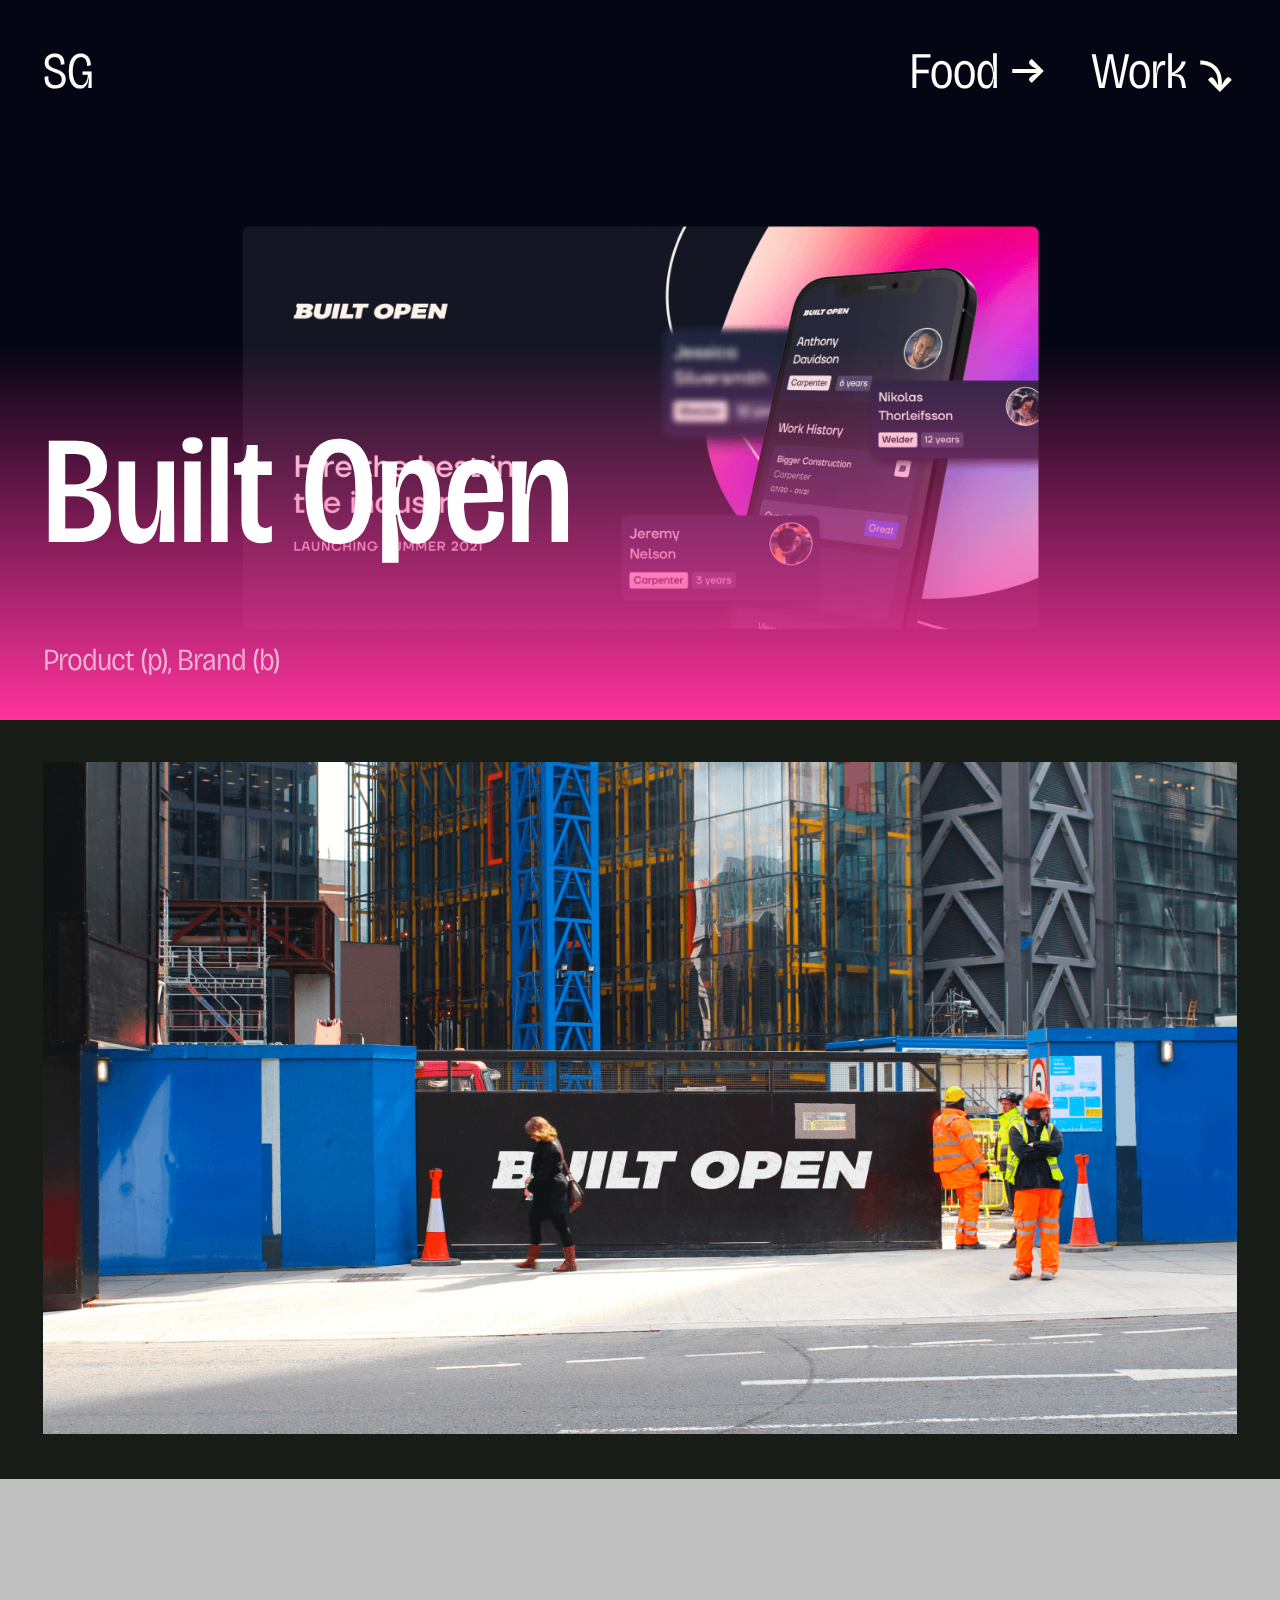
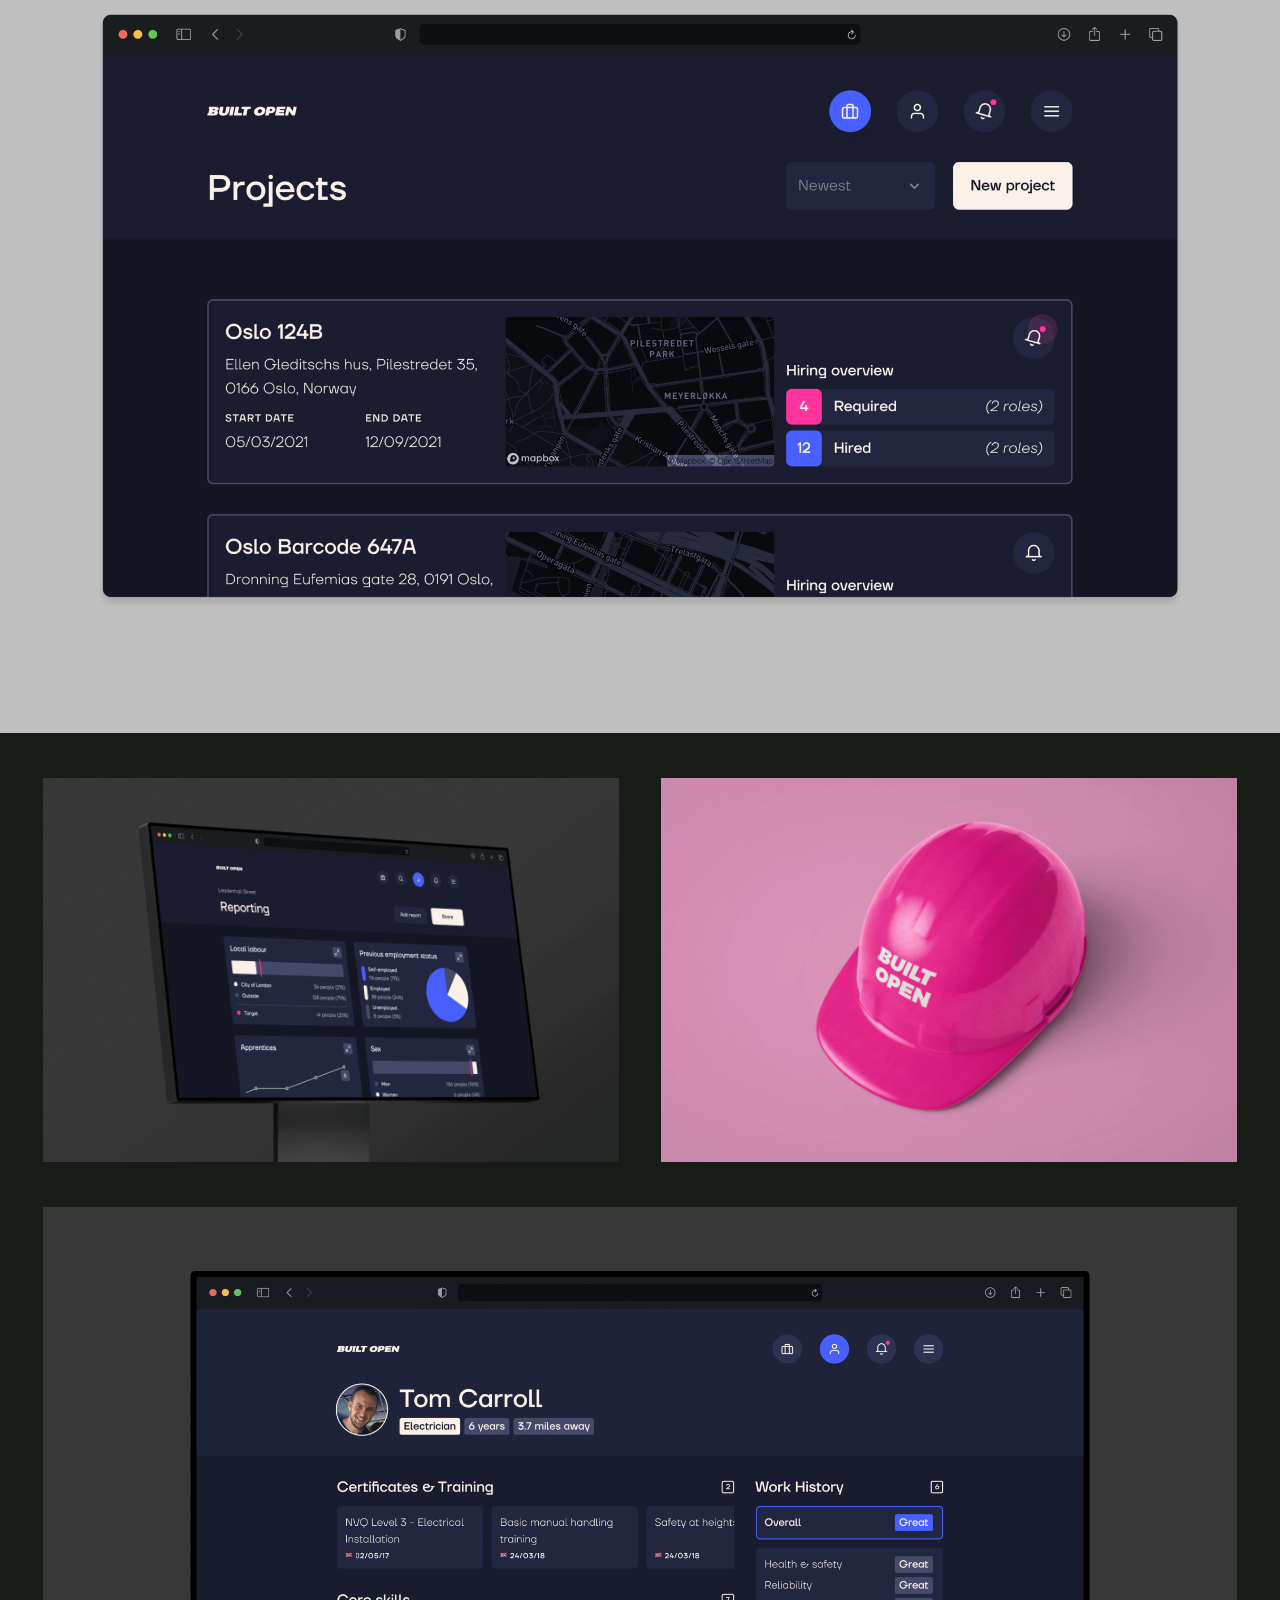
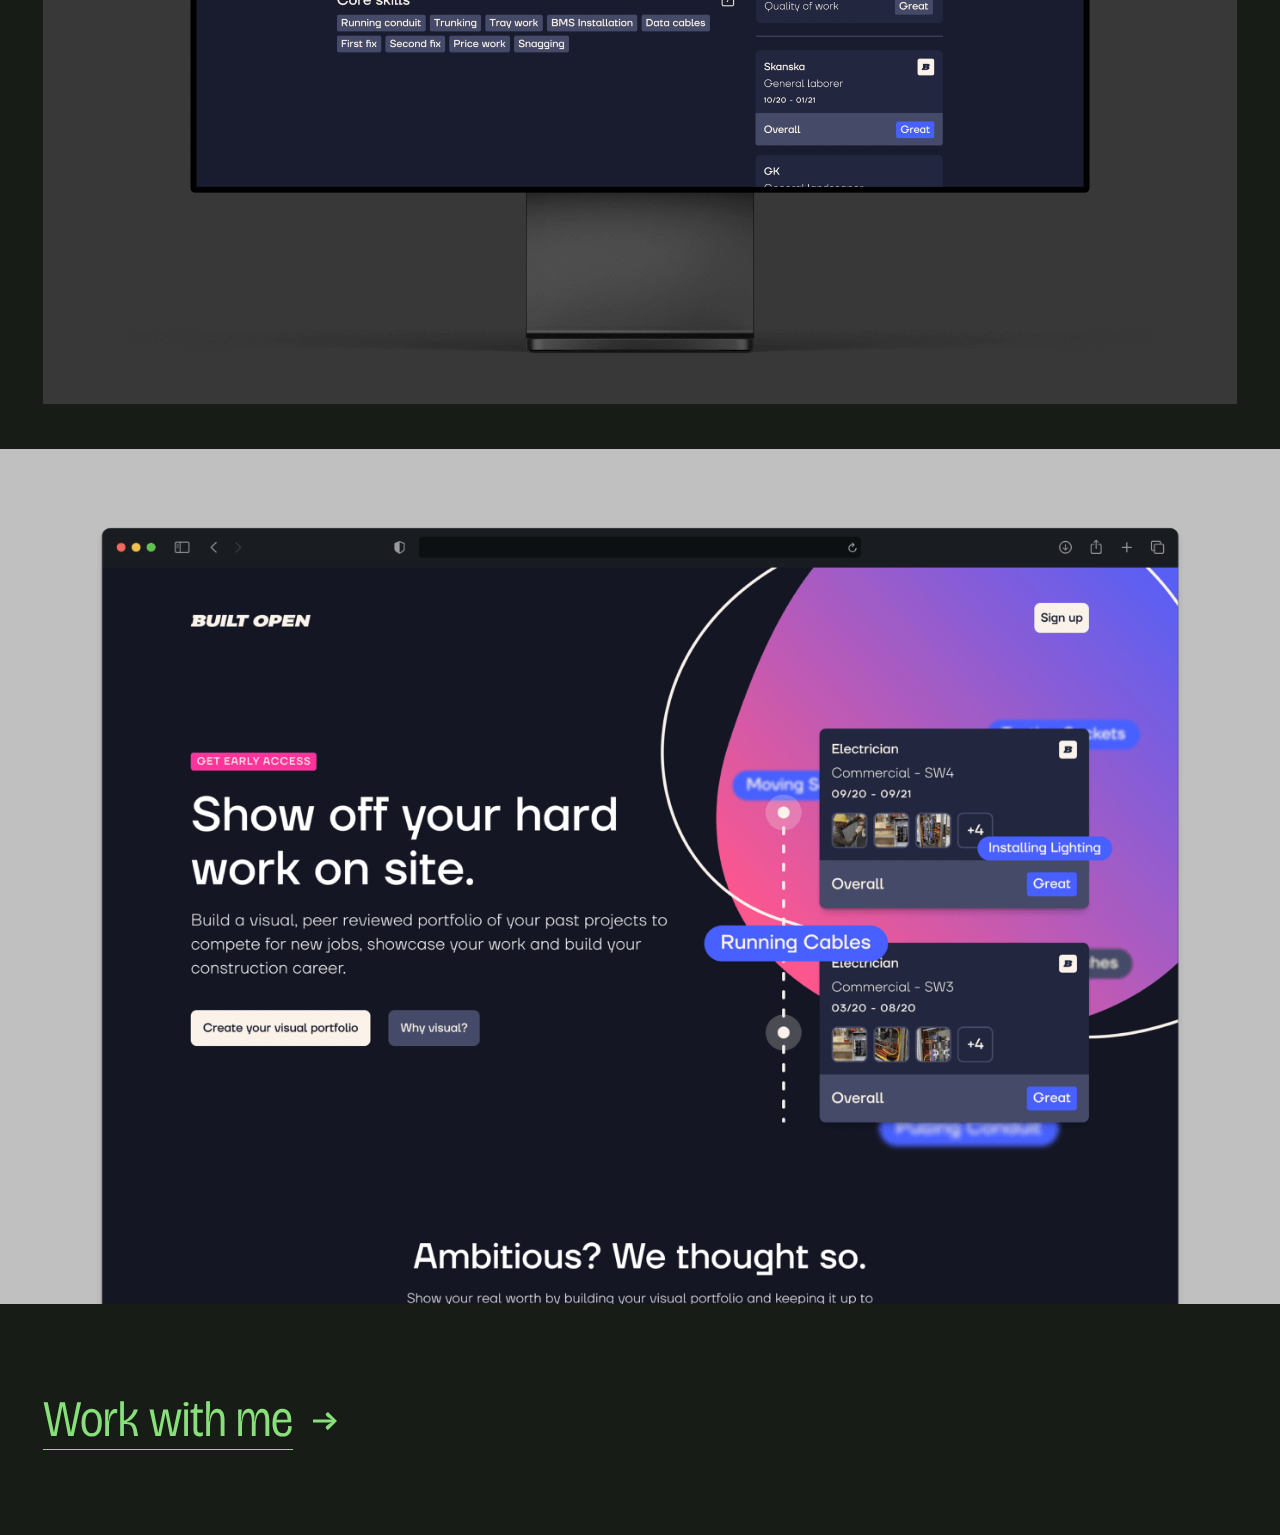
<file: builtopen.html>
<!DOCTYPE html>
<html lang="en">
<head>
	<meta name="viewport" content="width=device-width, initial-scale=1, maximum-scale=1">
	<meta charset="utf-8">
  <meta http-equiv="x-ua-compatible" content="ie=edge">
  <title>Built Open - Marketplace for construction worker - Sean Geraghty</title>
  <link rel="stylesheet" href="./reset.css">
  <link rel="stylesheet" href="./styles.css">
  <link rel="stylesheet" href="./projects.css">
  <link rel="icon" href="./img/favicon.png" type="image/png" />
  <link rel="preconnect" href="https://fonts.googleapis.com">
  <link rel="preconnect" href="https://fonts.gstatic.com" crossorigin>
  <link href="https://fonts.googleapis.com/css2?family=Bricolage+Grotesque:opsz,wdth,wght@12..96,75..100,200..800&display=swap" rel="stylesheet">
</head>
<body class="case-study">
  <section class="header builtopen intro sixteen-nine project-fw">
    <div class="nav">
      <a href="https://geraghty.co">SG</a>
      <div class="link">
        <a href="https://eatbred.com" target="_blank">Food<img class="light-arrow" src="./img/right-arrow.svg"></a>
        <a href="#work">Work<img class="light-arrow" src="./img/down-arrow.svg"></a>
      </div>
    </div>
    <div class="heading">
      <h1>Built Open</h1>
      <h4>Product (p), Brand (b)</h4>
    </div>
  </section>
  
  <section class="sixteen-nine">
    <img src="./img/builtopen/image 2.png">
  </section>

  <section class="sixteen-nine project-fw">
    <img src="./img/builtopen/image 3.png">
  </section>

  <section class="stack">
    <div class="sixteen-nine">
      <img src="./img/builtopen/image 4.png">
    </div>
    <div class="sixteen-nine">
      <img src="./img/builtopen/image 5.png">
    </div>
  </section>

  <section class="sixteen-nine">
    <img src="./img/builtopen/image 6.png">
  </section>

  <section class="sixteen-nine project-fw">
    <img src="./img/builtopen/image 7.png">
  </section>

  <div class="footer">
    <div class="link">
      <a href="mailto:sean@geraghty.co?subject=We'd%20love%20to%20work%20with%20you&body=Who%20are%20you%3F%0D%0A%0D%0AWhat%20are%20you%20working%20on%3F%0D%0A%0D%0AHow%20can%20I%20help%3F">Work with me</a>
      <img src="./img/right-arrow.svg">
    </div>
  </div>
</body>
</file>
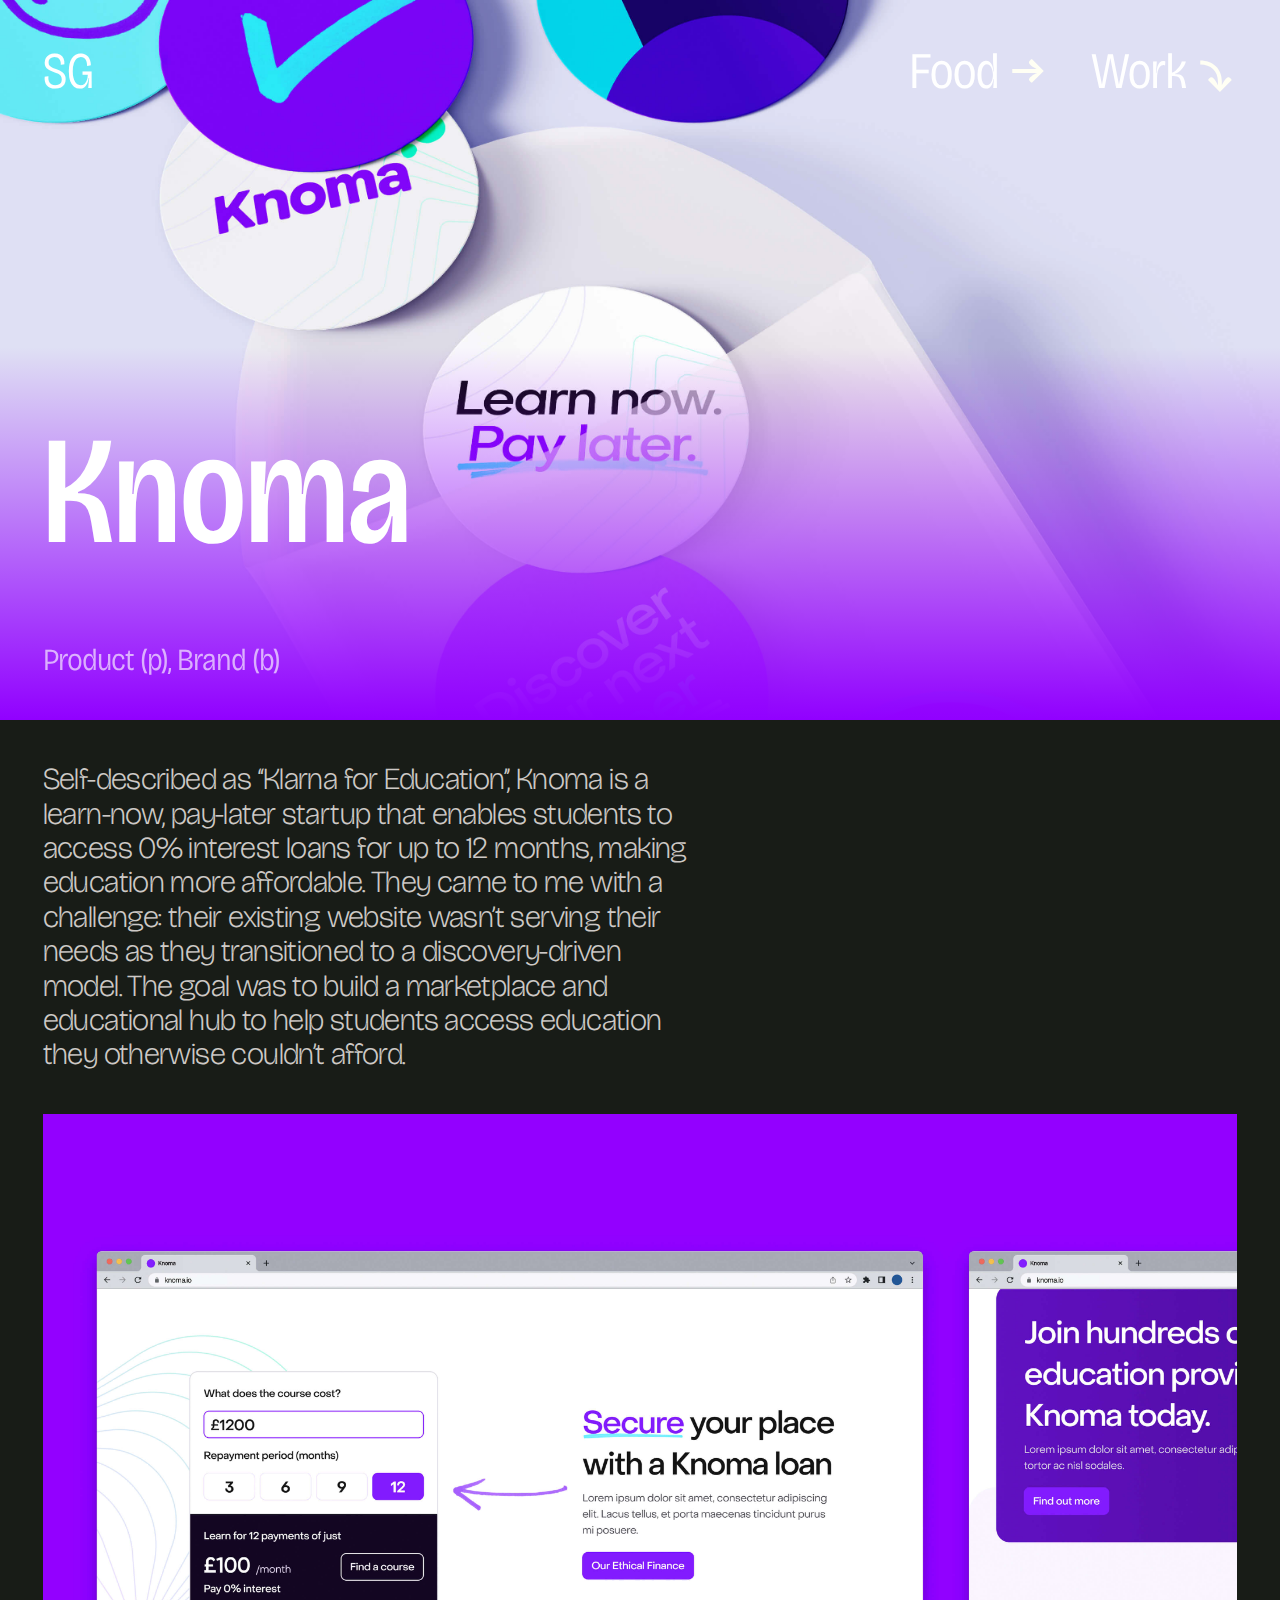
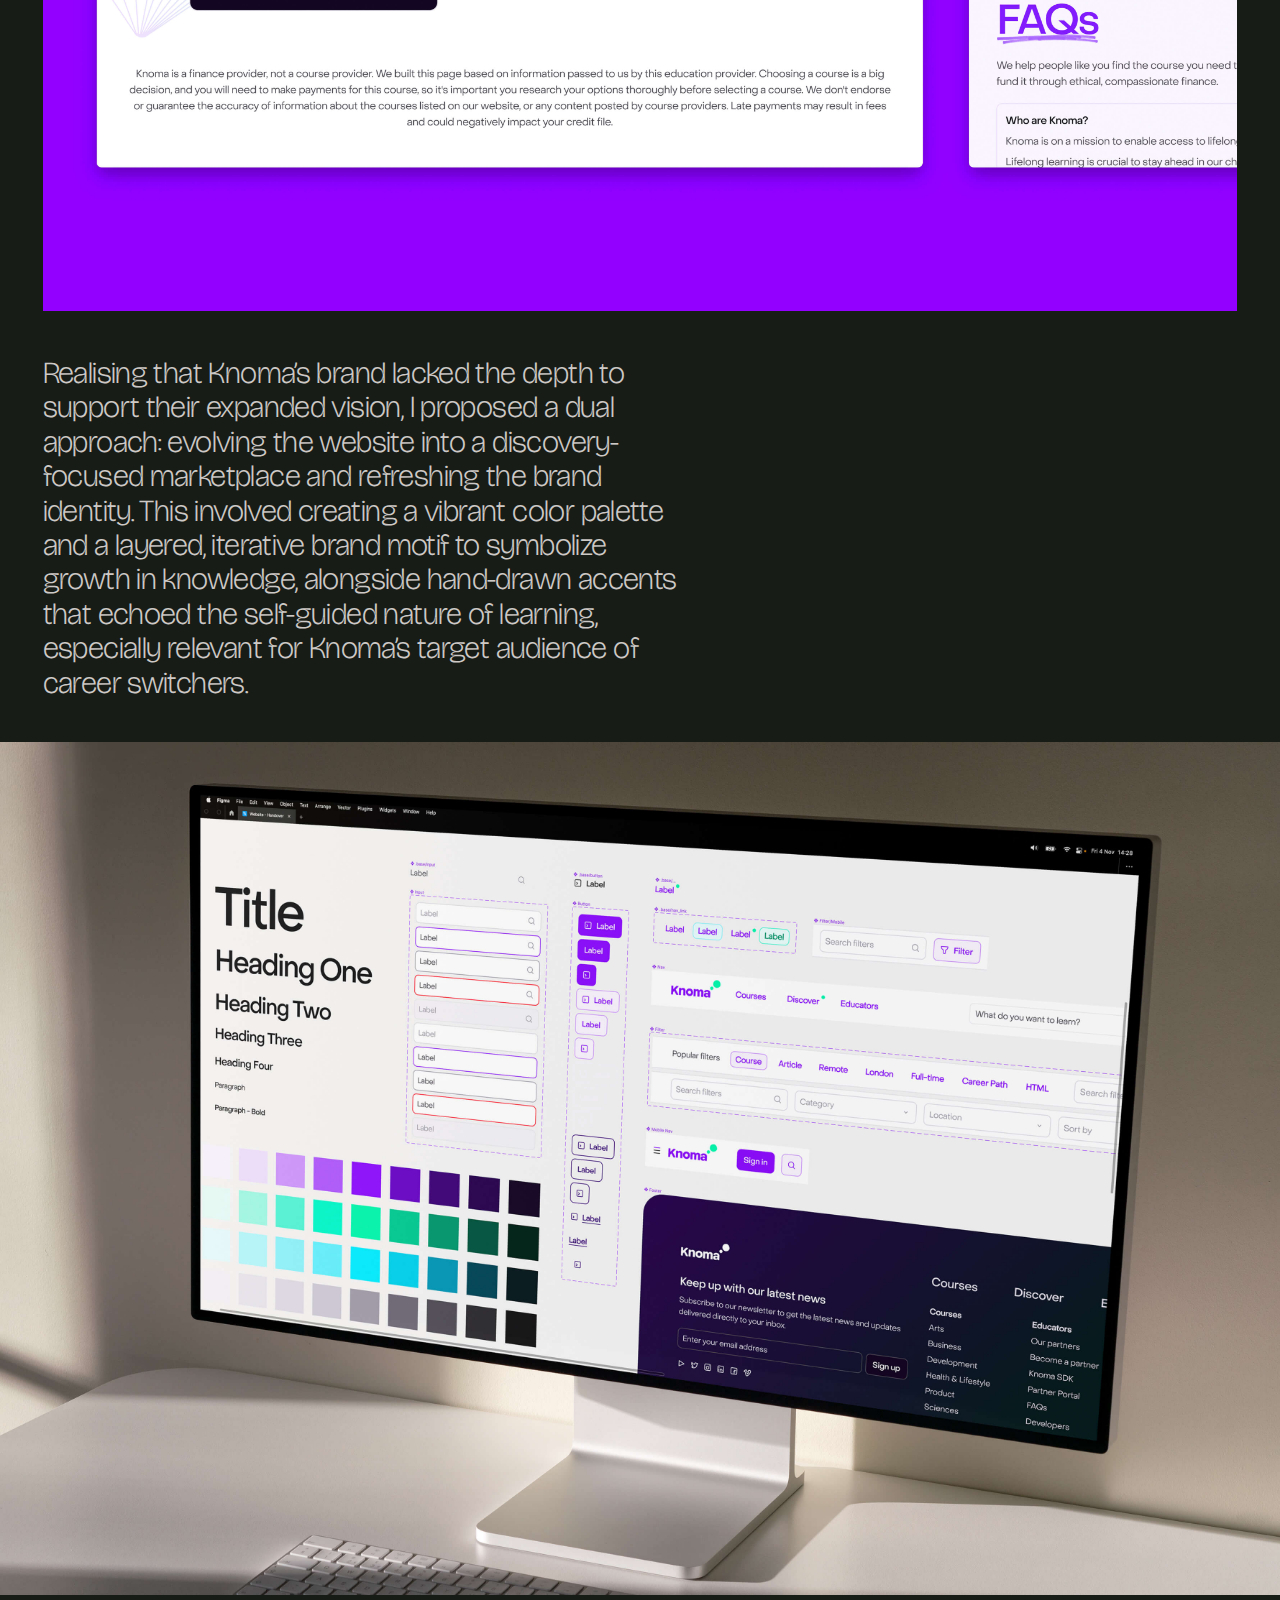
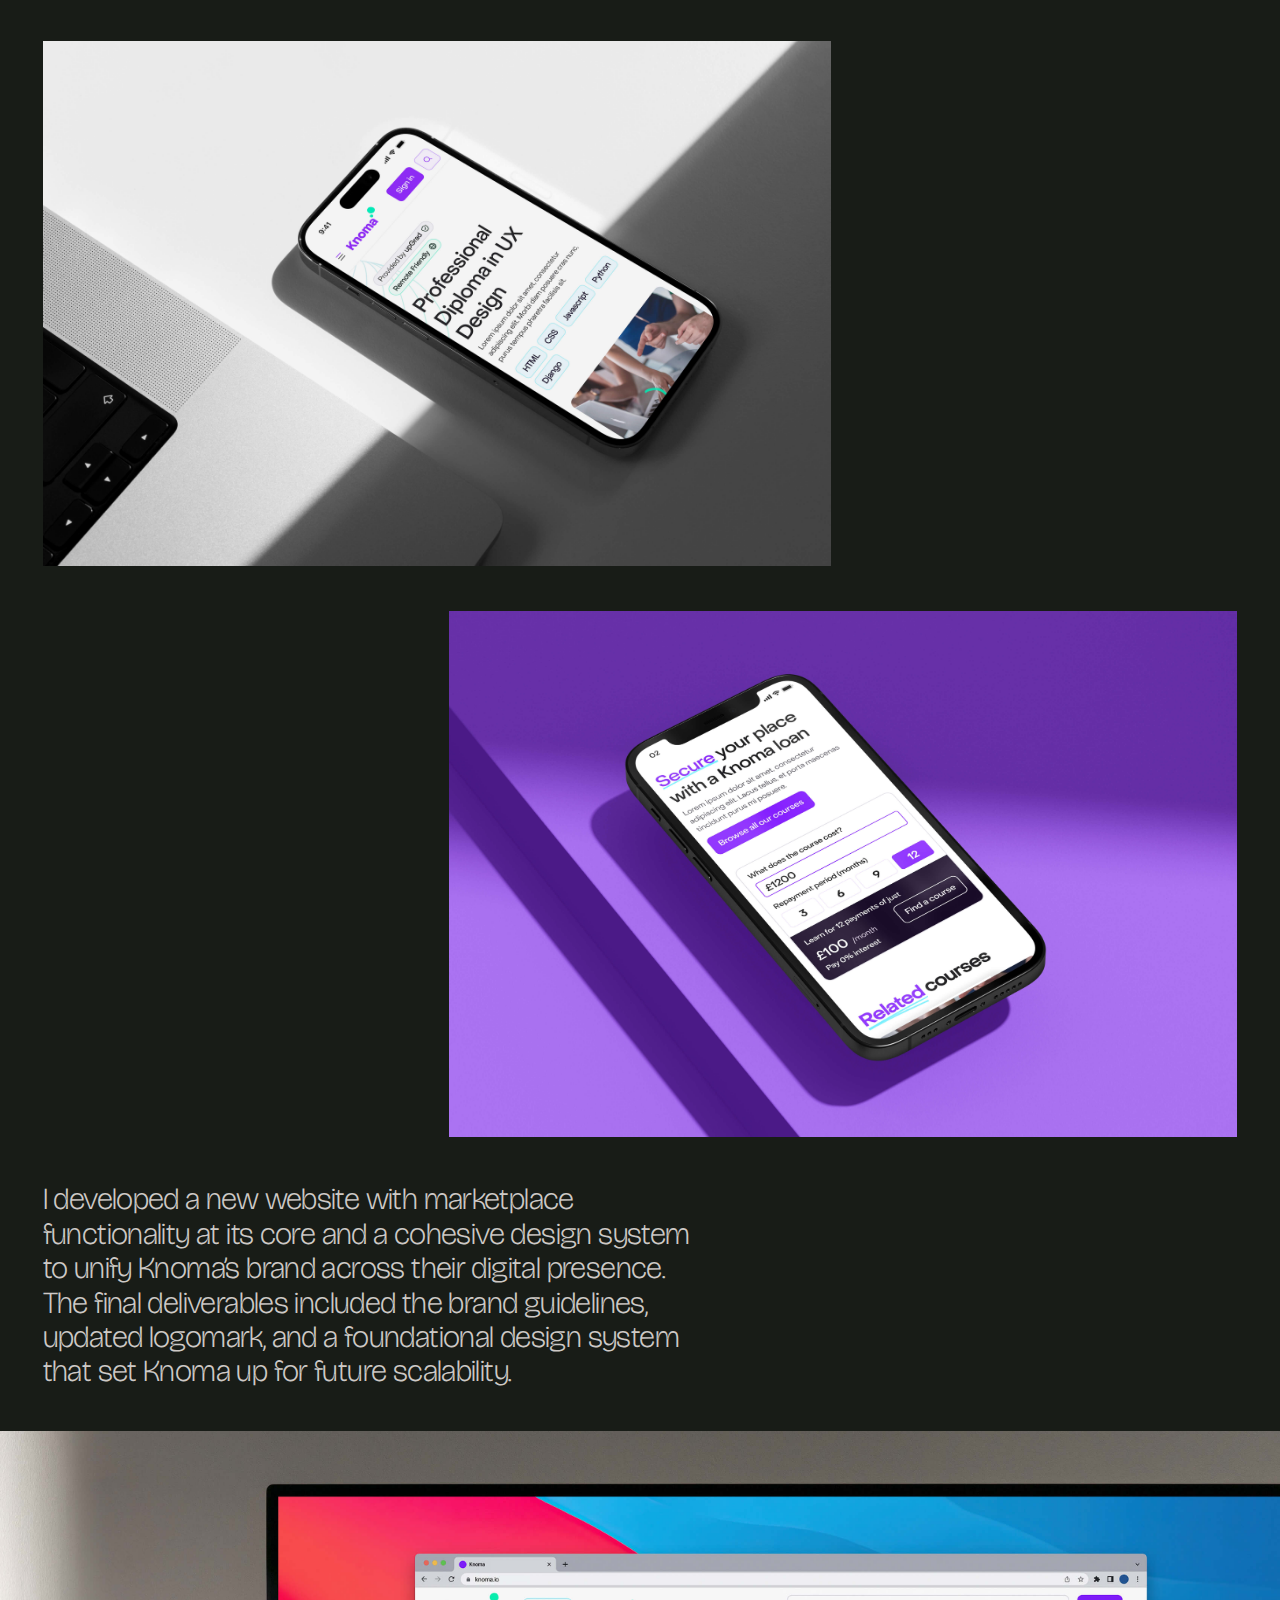
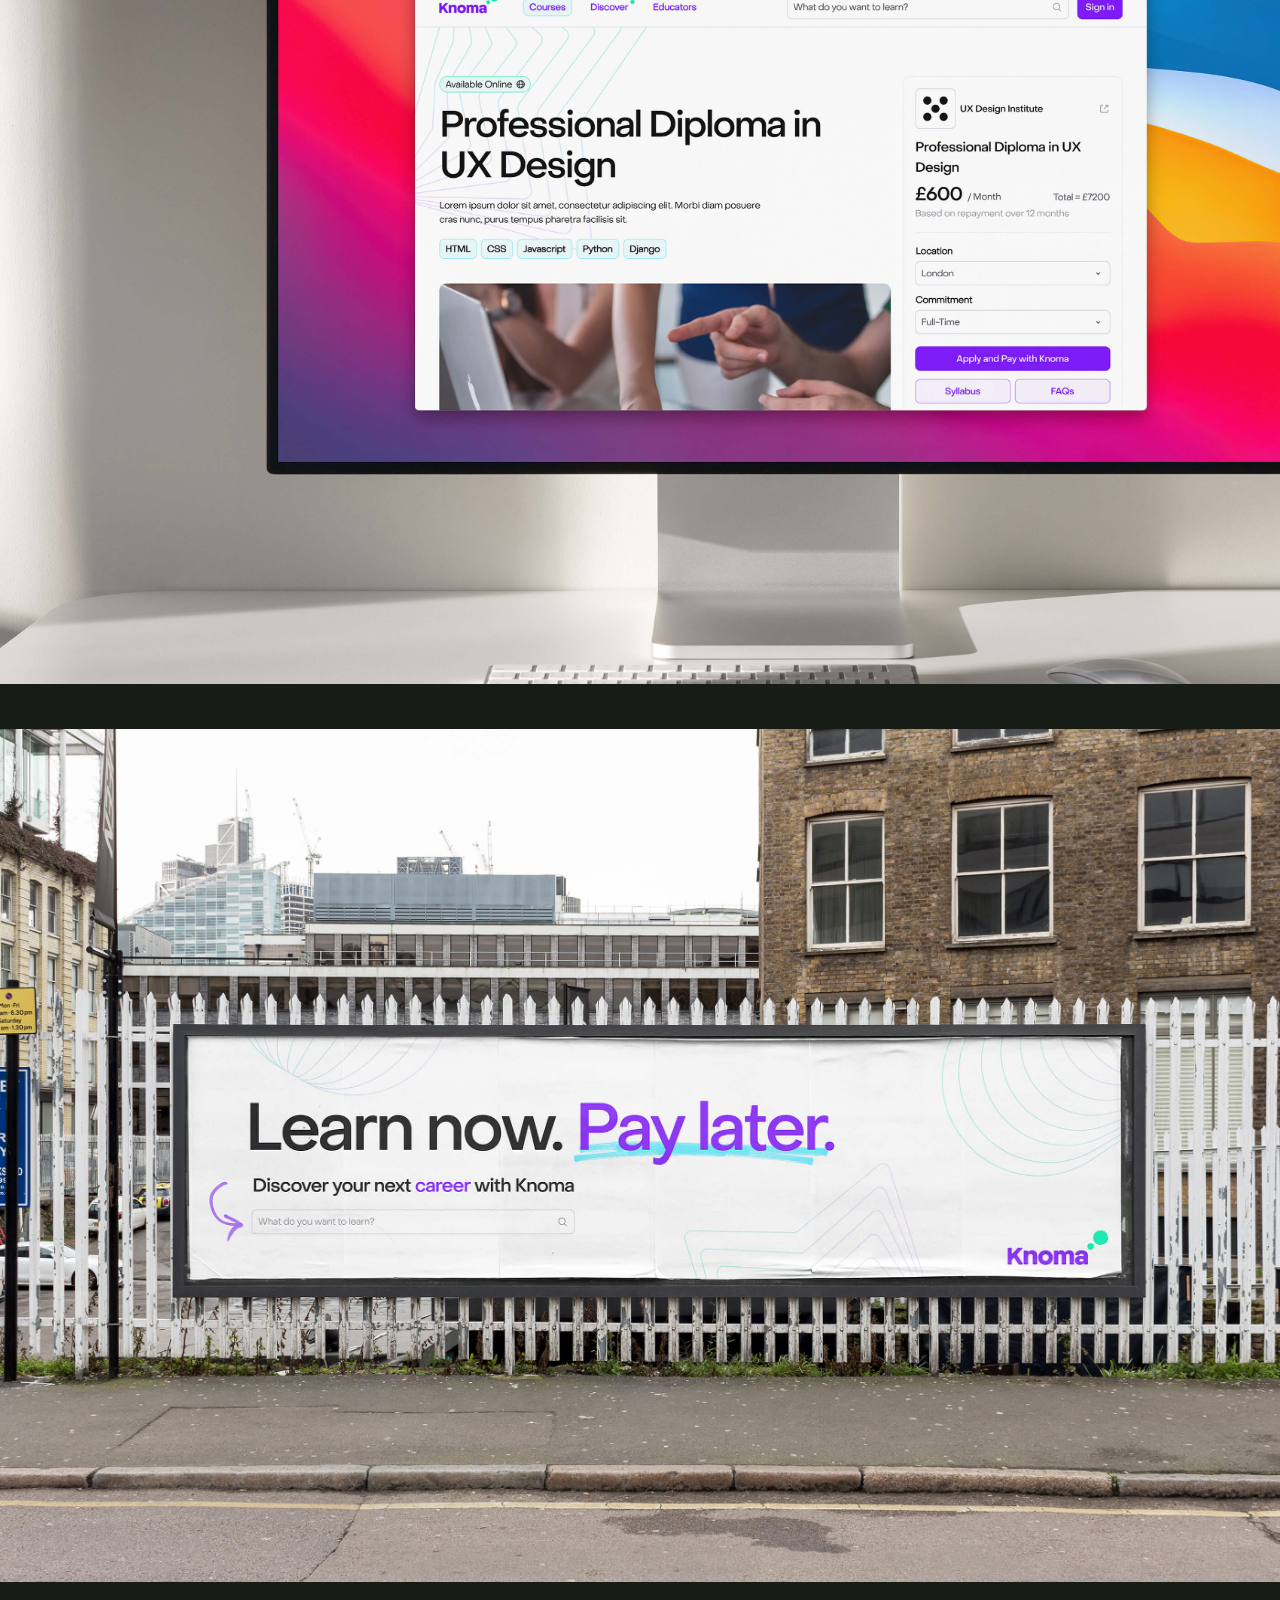
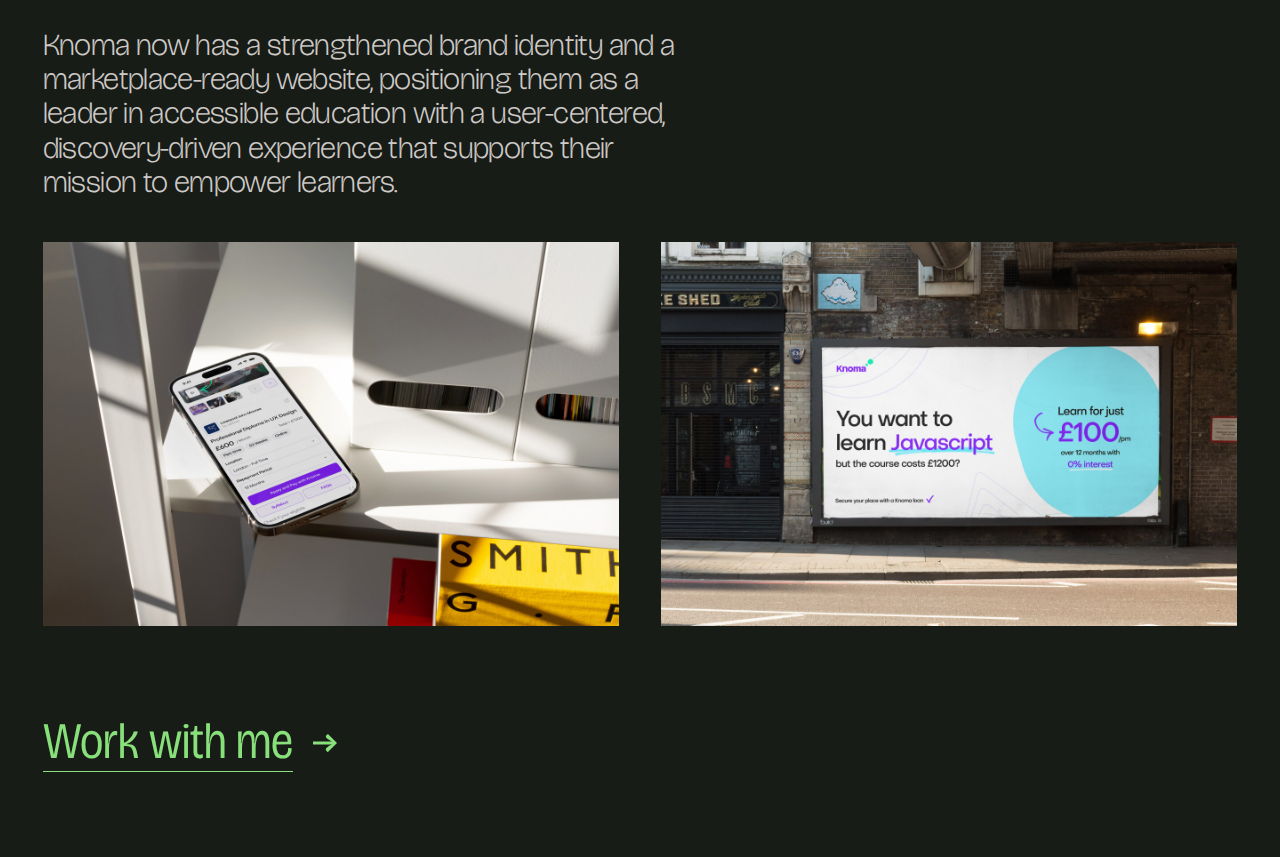
<file: knoma.html>
<!DOCTYPE html>
<html lang="en">
<head>
	<meta name="viewport" content="width=device-width, initial-scale=1, maximum-scale=1">
	<meta charset="utf-8">
  <meta http-equiv="x-ua-compatible" content="ie=edge">
  <title>Knoma - Buy now pay later for education - Sean Geraghty</title>
  <link rel="stylesheet" href="./reset.css">
  <link rel="stylesheet" href="./styles.css">
  <link rel="stylesheet" href="./projects.css">
  <link rel="icon" href="./img/favicon.png" type="image/png" />
  <link rel="preconnect" href="https://fonts.googleapis.com">
  <link rel="preconnect" href="https://fonts.gstatic.com" crossorigin>
  <link href="https://fonts.googleapis.com/css2?family=Bricolage+Grotesque:opsz,wdth,wght@12..96,75..100,200..800&display=swap" rel="stylesheet">
</head>
<body class="case-study">
  <section class="header knoma intro sixteen-nine project-fw">
    <div class="nav">
      <a href="https://geraghty.co">SG</a>
      <div class="link">
        <a href="https://eatbred.com" target="_blank">Food<img class="light-arrow" src="./img/right-arrow.svg"></a>
        <a href="https://geraghty.co/#work">Work<img class="light-arrow" src="./img/down-arrow.svg"></a>
      </div>
    </div>
    <div class="heading">
      <h1>Knoma</h1>
      <h4>Product (p), Brand (b)</h4>
    </div>
  </section>

  <section>
    <p class="project-description">Self-described as “Klarna for Education”, Knoma is a learn-now, pay-later startup that enables students to access 0% interest loans for up to 12 months, making education more affordable. They came to me with a challenge: their existing website wasn’t serving their needs as they transitioned to a discovery-driven model. The goal was to build a marketplace and educational hub to help students access education they otherwise couldn’t afford.</p>
  </section>
  
  <section class="sixteen-nine">
    <img src="./img/knoma/image 2.jpg">
  </section>

  <section>
    <p class="project-description">Realising that Knoma’s brand lacked the depth to support their expanded vision, I proposed a dual approach: evolving the website into a discovery-focused marketplace and refreshing the brand identity. This involved creating a vibrant color palette and a layered, iterative brand motif to symbolize growth in knowledge, alongside hand-drawn accents that echoed the self-guided nature of learning, especially relevant for Knoma’s target audience of career switchers.</p>
  </section>

  <section class="sixteen-nine project-fw">
    <img src="./img/knoma/image 3.jpg">
  </section>

  <section class="stack-2">
    <div class="sixteen-nine">
      <img src="./img/knoma/image 4.jpg">
    </div>
    <div class="sixteen-nine">
      <img src="./img/knoma/image 5.jpg">
    </div>
  </section>

  <section>
    <p class="project-description">I developed a new website with marketplace functionality at its core and a cohesive design system to unify Knoma’s brand across their digital presence. The final deliverables included the brand guidelines, updated logomark, and a foundational design system that set Knoma up for future scalability.</p>
  </section>

  <section class="sixteen-nine project-fw">
    <img src="./img/knoma/image 6.jpg">
  </section>

  <section class="sixteen-nine project-fw">
    <img src="./img/knoma/image 7.jpg">
  </section>

  <section>
    <p class="project-description">Knoma now has a strengthened brand identity and a marketplace-ready website, positioning them as a leader in accessible education with a user-centered, discovery-driven experience that supports their mission to empower learners.</p>
  </section>

  <section class="stack">
    <div class="sixteen-nine">
      <img src="./img/knoma/image 8.jpg">
    </div>
    <div class="sixteen-nine">
      <img src="./img/knoma/image 9.jpg">
    </div>
  </section>

  <div class="footer">
    <div class="link">
      <a href="mailto:sean@geraghty.co?subject=We'd%20love%20to%20work%20with%20you&body=Who%20are%20you%3F%0D%0A%0D%0AWhat%20are%20you%20working%20on%3F%0D%0A%0D%0AHow%20can%20I%20help%3F">Work with me</a>
      <img src="./img/right-arrow.svg">
    </div>
  </div>
</body>
</file>
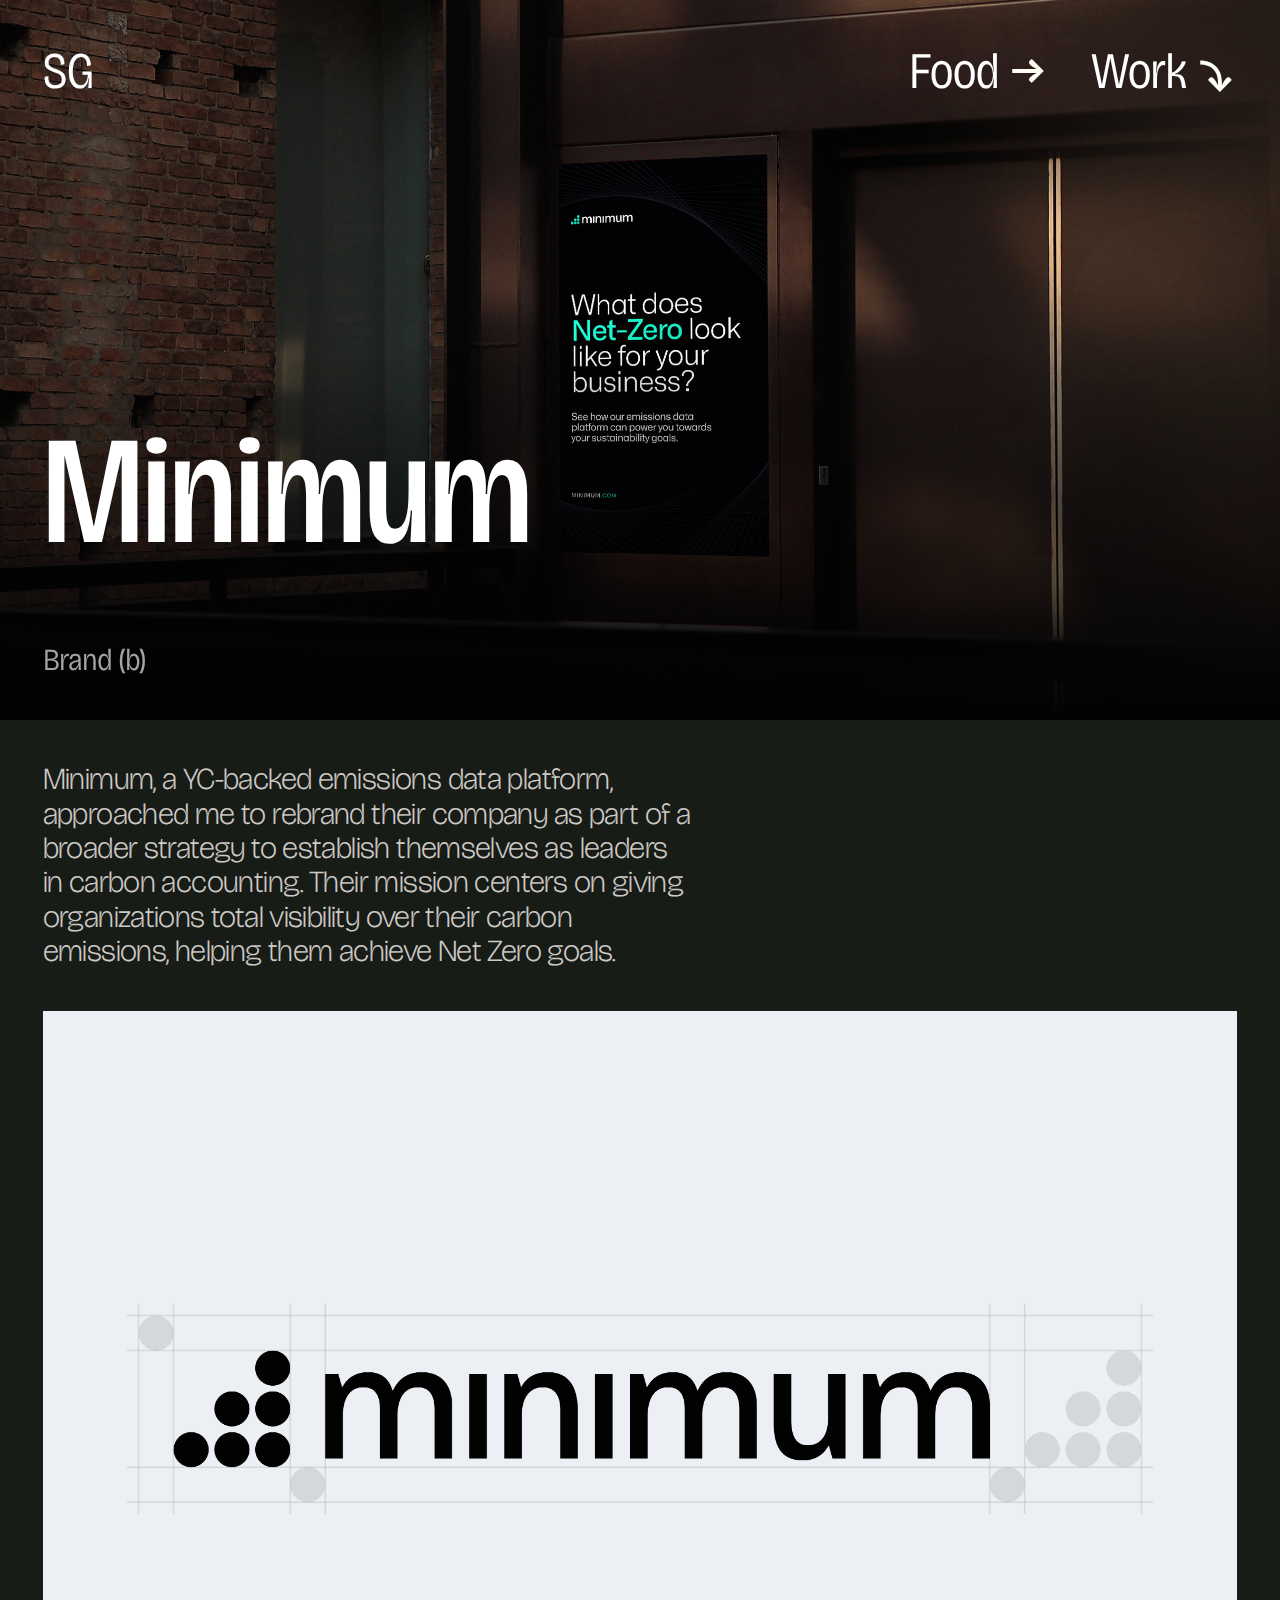
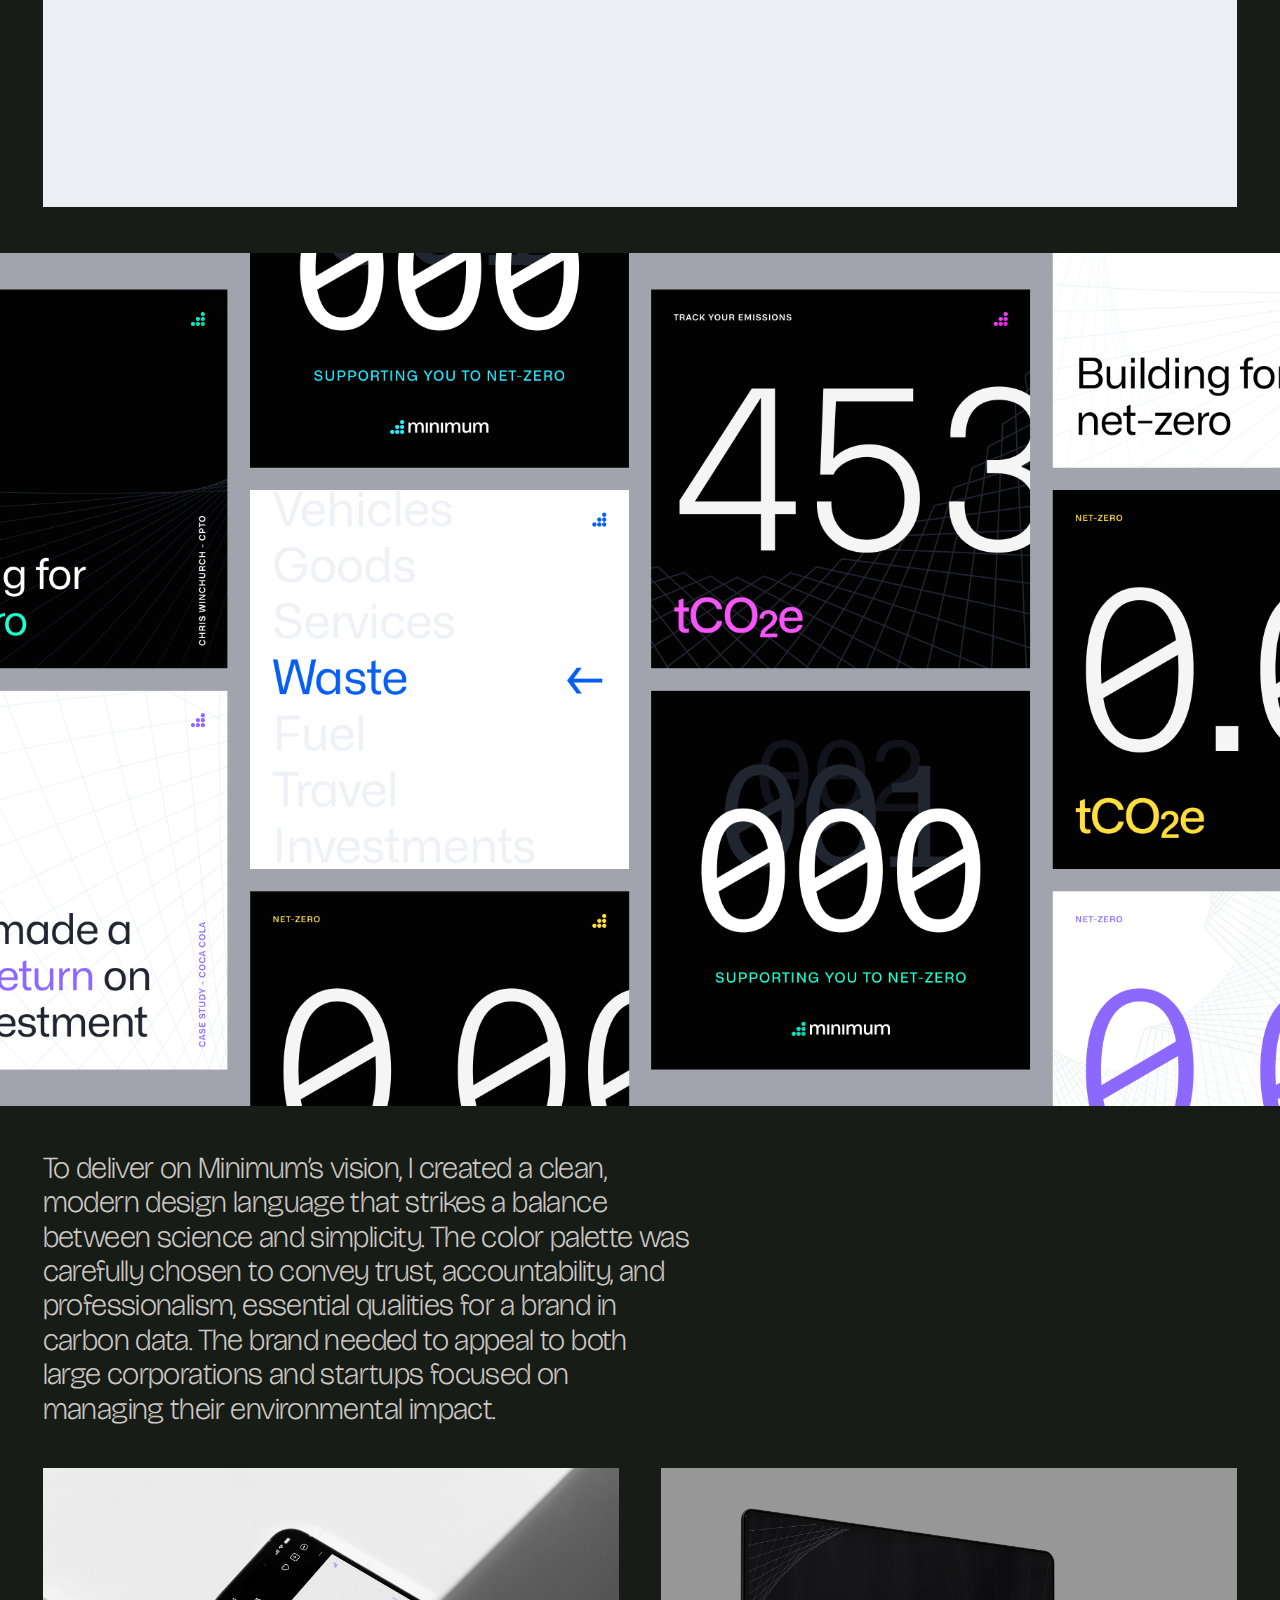
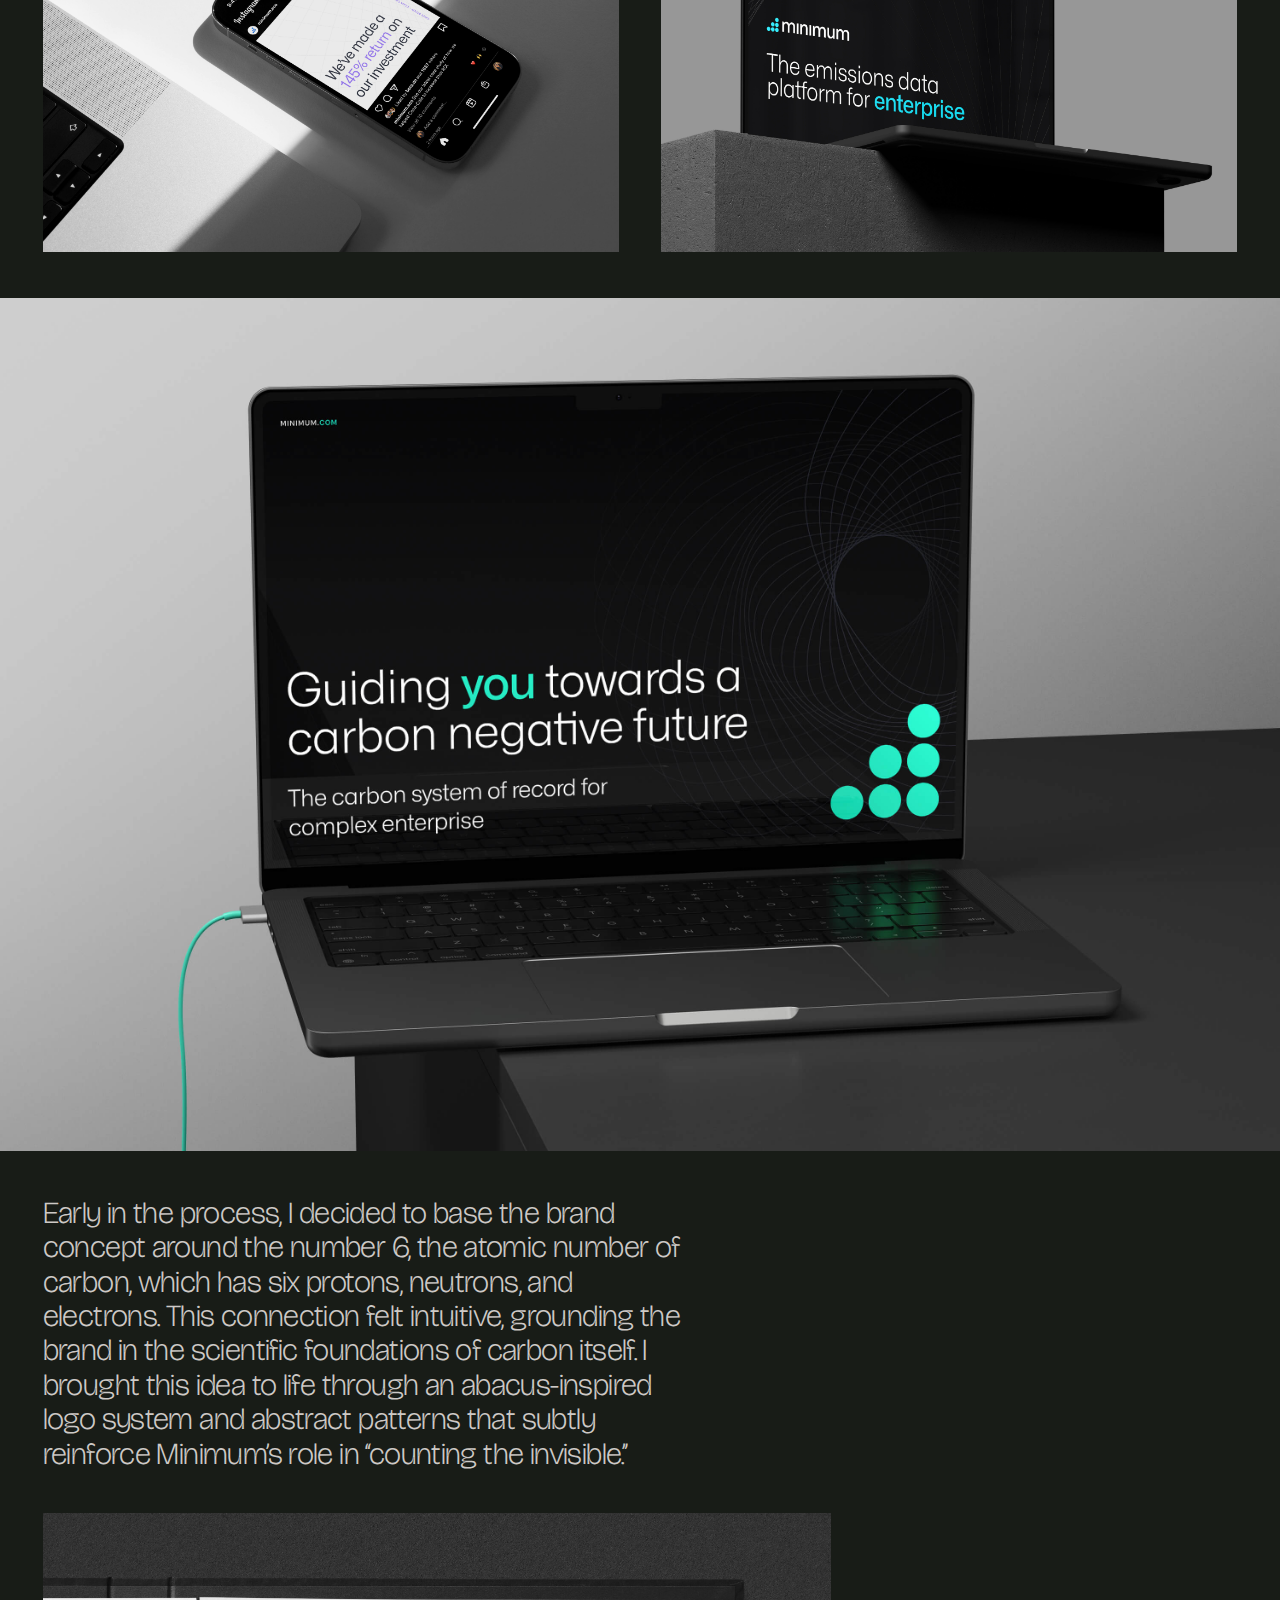
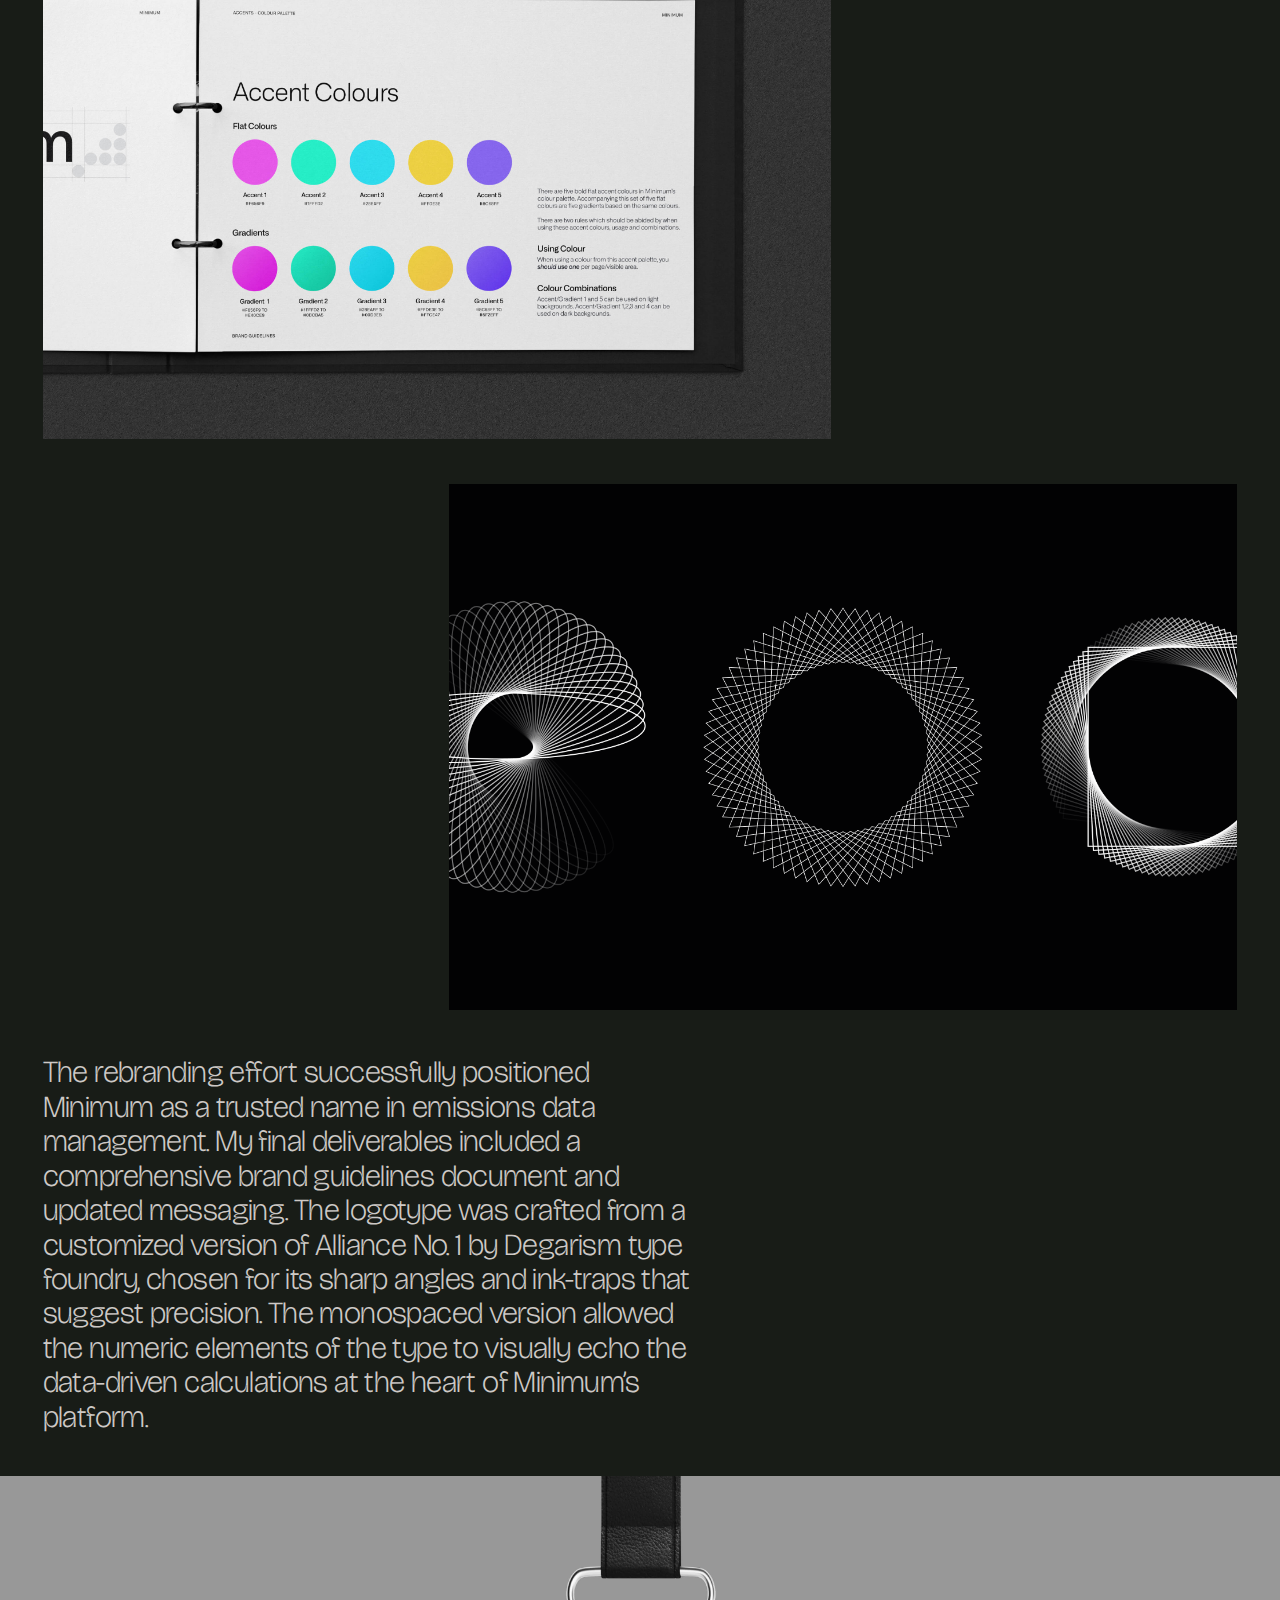
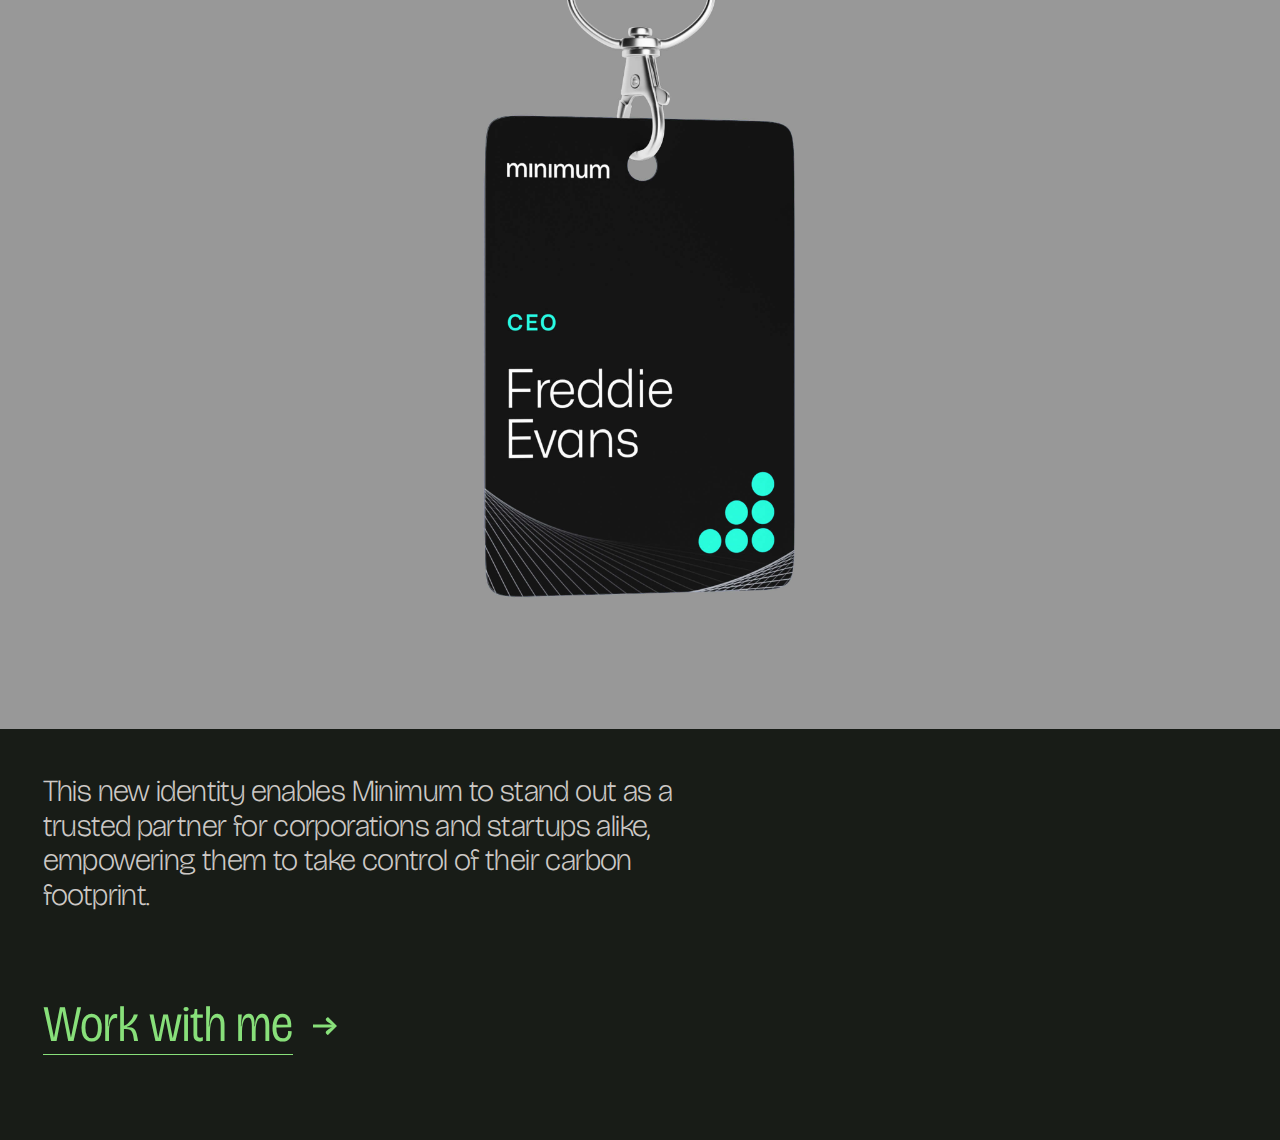
<file: minimum.html>
<!DOCTYPE html>
<html lang="en">
<head>
	<meta name="viewport" content="width=device-width, initial-scale=1, maximum-scale=1">
	<meta charset="utf-8">
  <meta http-equiv="x-ua-compatible" content="ie=edge">
  <title>Minimum - Data driven carbon calculation - Sean Geraghty</title>
  <link rel="stylesheet" href="./reset.css">
  <link rel="stylesheet" href="./styles.css">
  <link rel="stylesheet" href="./projects.css">
  <link rel="icon" href="./img/favicon.png" type="image/png" />
  <link rel="preconnect" href="https://fonts.googleapis.com">
  <link rel="preconnect" href="https://fonts.gstatic.com" crossorigin>
  <link href="https://fonts.googleapis.com/css2?family=Bricolage+Grotesque:opsz,wdth,wght@12..96,75..100,200..800&display=swap" rel="stylesheet">
</head>
<body class="case-study">
  <section class="header minimum intro sixteen-nine project-fw">
    <div class="nav">
      <a href="https://geraghty.co">SG</a>
      <div class="link">
        <a href="https://eatbred.com" target="_blank">Food<img class="light-arrow" src="./img/right-arrow.svg"></a>
        <a href="https://geraghty.co/#work">Work<img class="light-arrow" src="./img/down-arrow.svg"></a>
      </div>
    </div>
    <div class="heading">
      <h1>Minimum</h1>
      <h4>Brand (b)</h4>
    </div>
  </section>

  <section>
    <p class="project-description">Minimum, a YC-backed emissions data platform, approached me to rebrand their company as part of a broader strategy to establish themselves as leaders in carbon accounting. Their mission centers on giving organizations total visibility over their carbon emissions, helping them achieve Net Zero goals.</p>
  </section>
  
  <section class="sixteen-nine">
    <img src="./img/minimum/image 2.png">
  </section>

  <section class="sixteen-nine project-fw">
    <img src="./img/minimum/image 3.png">
  </section>

  <section>
    <p class="project-description">To deliver on Minimum’s vision, I created a clean, modern design language that strikes a balance between science and simplicity. The color palette was carefully chosen to convey trust, accountability, and professionalism, essential qualities for a brand in carbon data. The brand needed to appeal to both large corporations and startups focused on managing their environmental impact.</p>
  </section>

  <section class="stack">
    <div class="sixteen-nine">
      <img src="./img/minimum/image 4.jpg">
    </div>
    <div class="sixteen-nine">
      <img src="./img/minimum/image 5.jpg">
    </div>
  </section>

  <section class="sixteen-nine project-fw">
    <img src="./img/minimum/image 6.jpg">
  </section>

  <section>
    <p class="project-description">Early in the process, I decided to base the brand concept around the number 6, the atomic number of carbon, which has six protons, neutrons, and electrons. This connection felt intuitive, grounding the brand in the scientific foundations of carbon itself. I brought this idea to life through an abacus-inspired logo system and abstract patterns that subtly reinforce Minimum’s role in “counting the invisible.”</p>
  </section>

  <section class="stack-2">
    <div class="sixteen-nine">
      <img src="./img/minimum/image 7.jpg">
    </div>
    <div class="sixteen-nine">
      <img src="./img/minimum/image 8.png">
    </div>
  </section>

  <section>
    <p class="project-description">The rebranding effort successfully positioned Minimum as a trusted name in emissions data management. My final deliverables included a comprehensive brand guidelines document and updated messaging. The logotype was crafted from a customized version of Alliance No. 1 by Degarism type foundry, chosen for its sharp angles and ink-traps that suggest precision. The monospaced version allowed the numeric elements of the type to visually echo the data-driven calculations at the heart of Minimum’s platform.</p>
  </section>
  
  <section class="sixteen-nine project-fw">
    <img src="./img/minimum/image 9.jpg">
  </section>

  <section>
    <p class="project-description">This new identity enables Minimum to stand out as a trusted partner for corporations and startups alike, empowering them to take control of their carbon footprint.</p>
  </section>

  <div class="footer">
    <div class="link">
      <a href="mailto:sean@geraghty.co?subject=We'd%20love%20to%20work%20with%20you&body=Who%20are%20you%3F%0D%0A%0D%0AWhat%20are%20you%20working%20on%3F%0D%0A%0D%0AHow%20can%20I%20help%3F">Work with me</a>
      <img src="./img/right-arrow.svg">
    </div>
  </div>
</body>
</file>
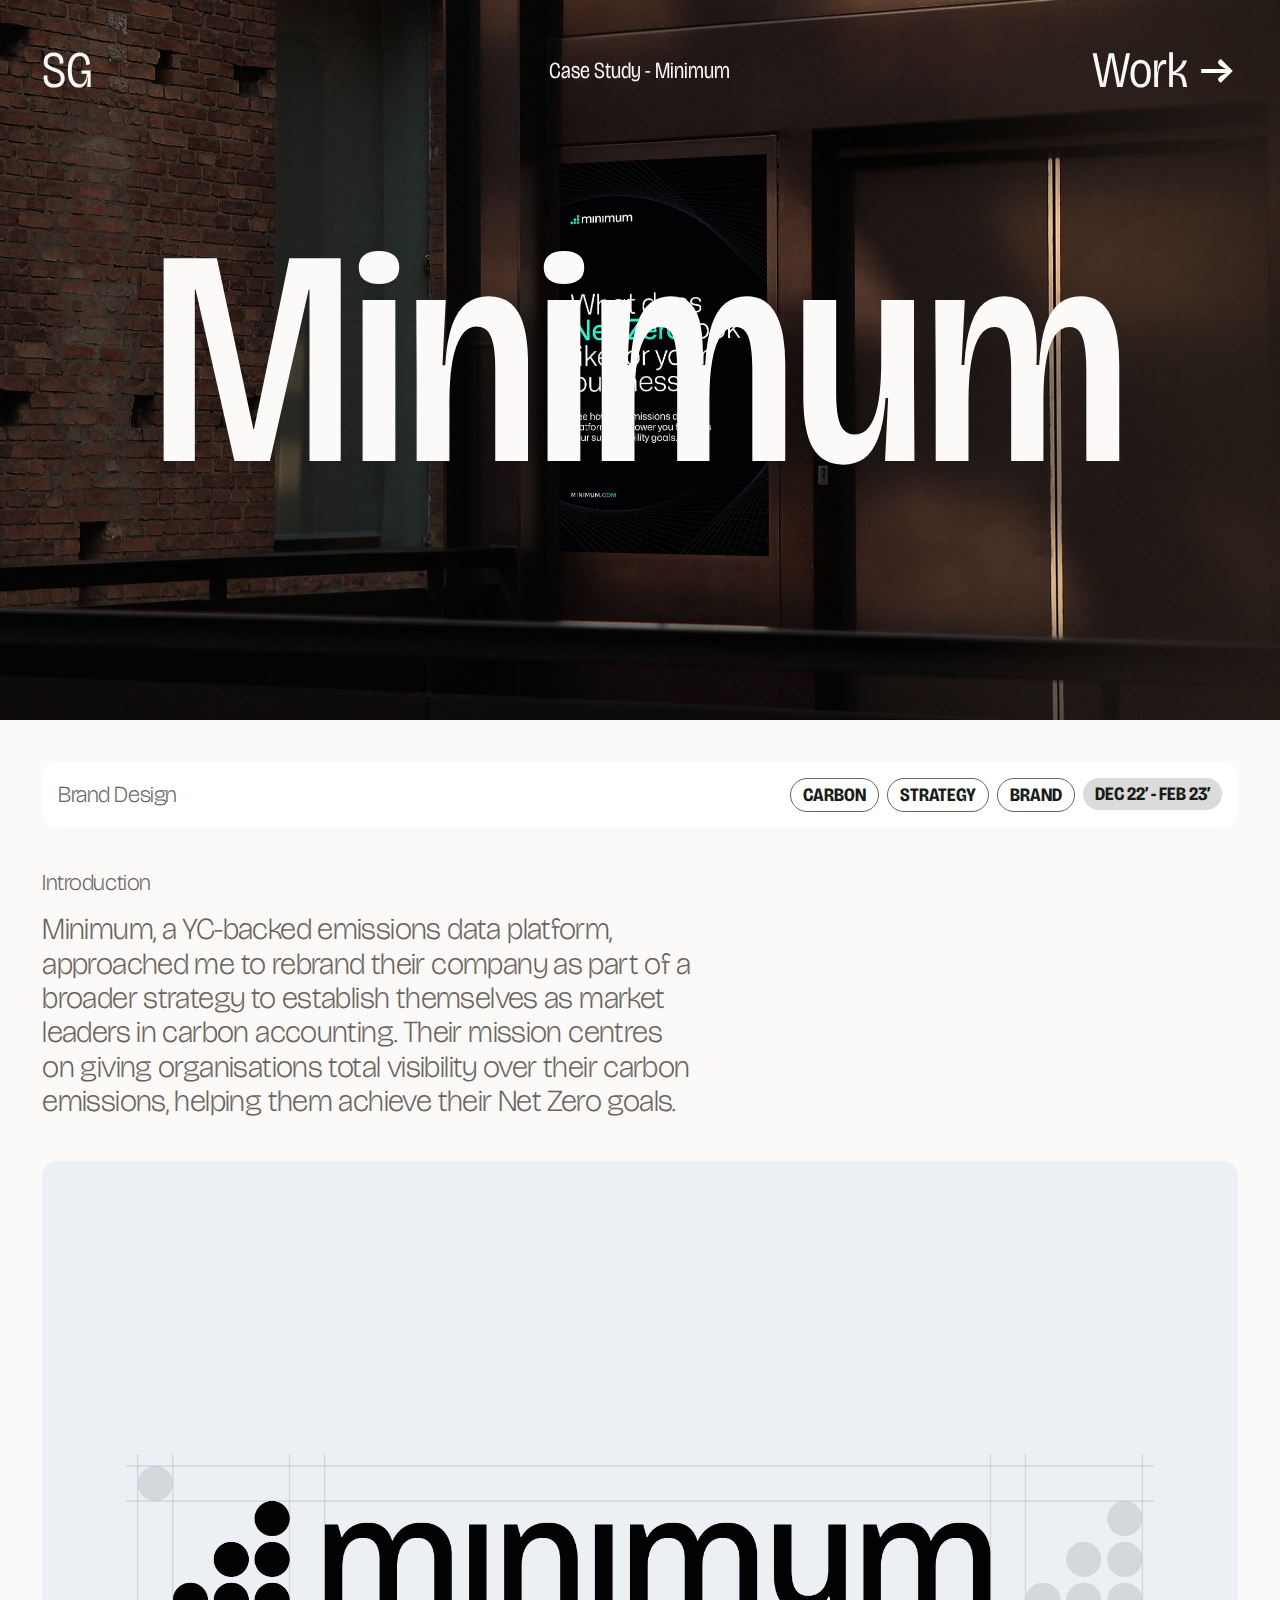
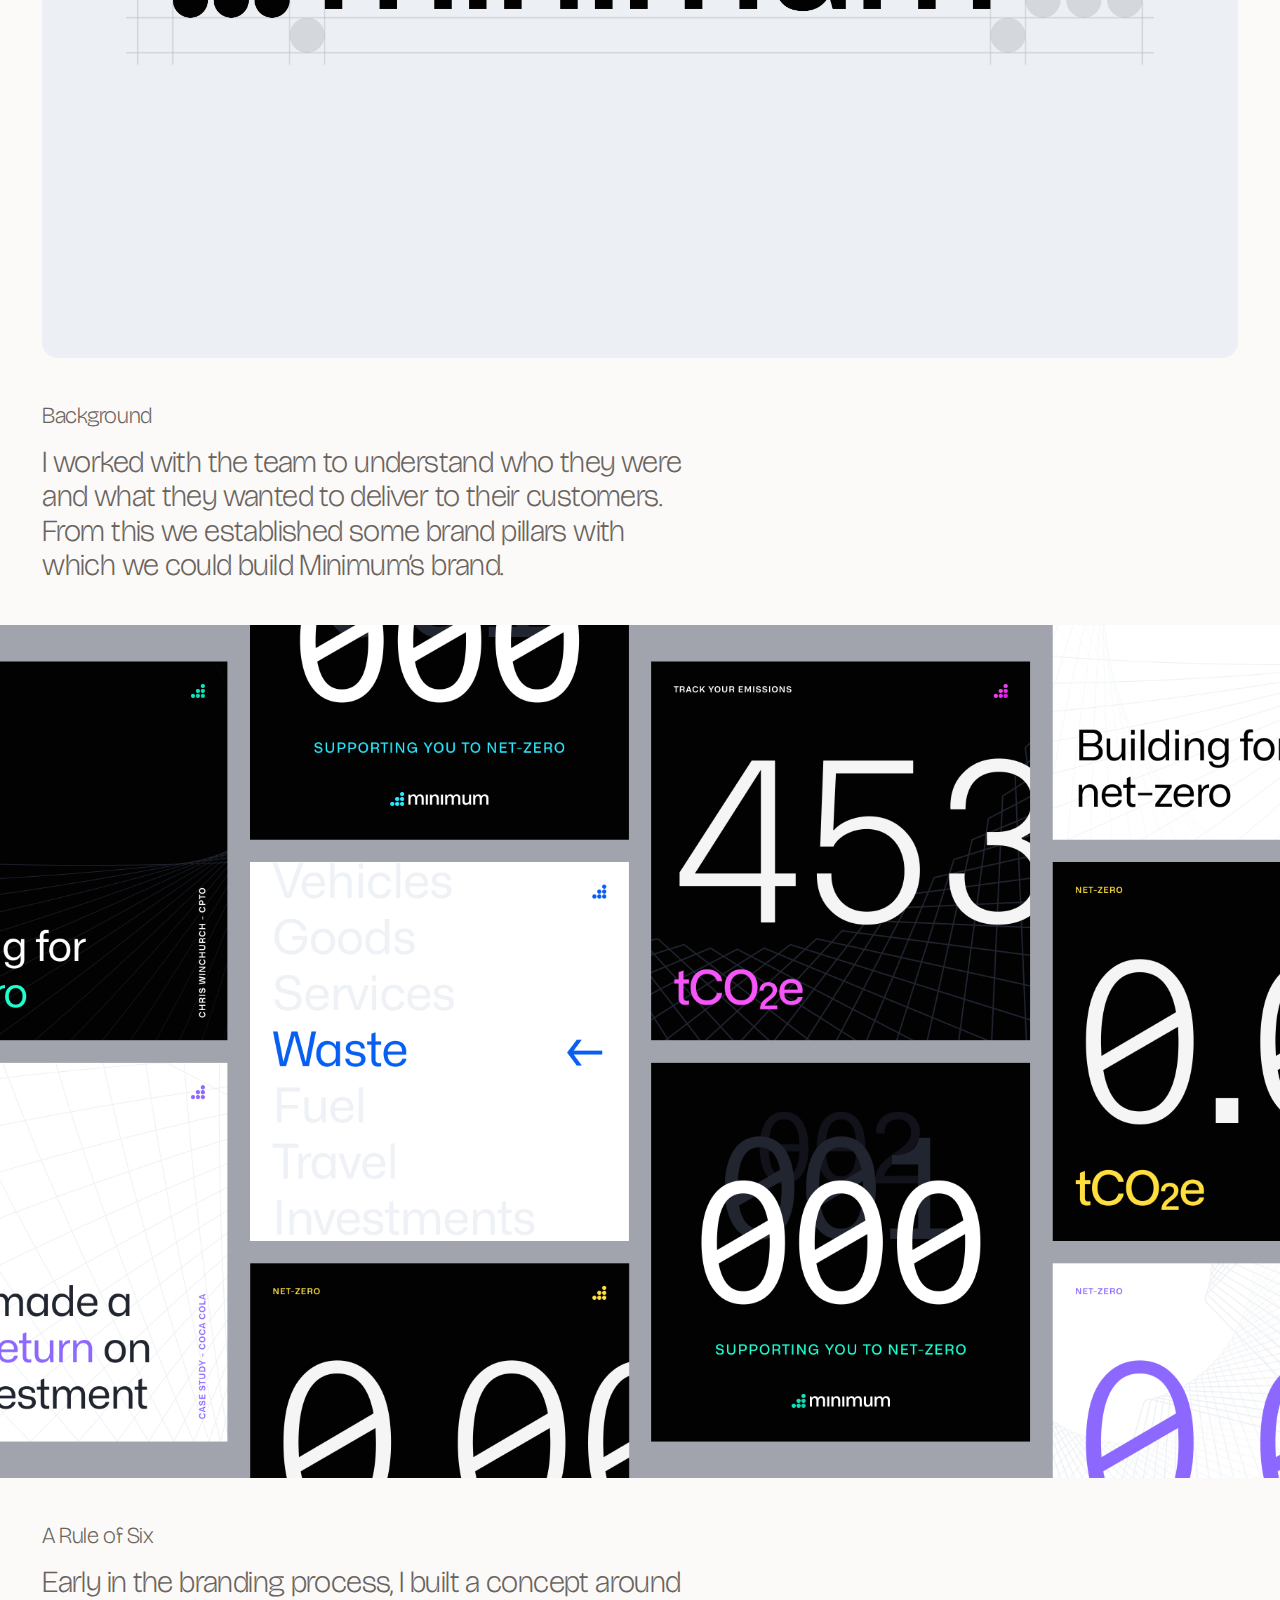
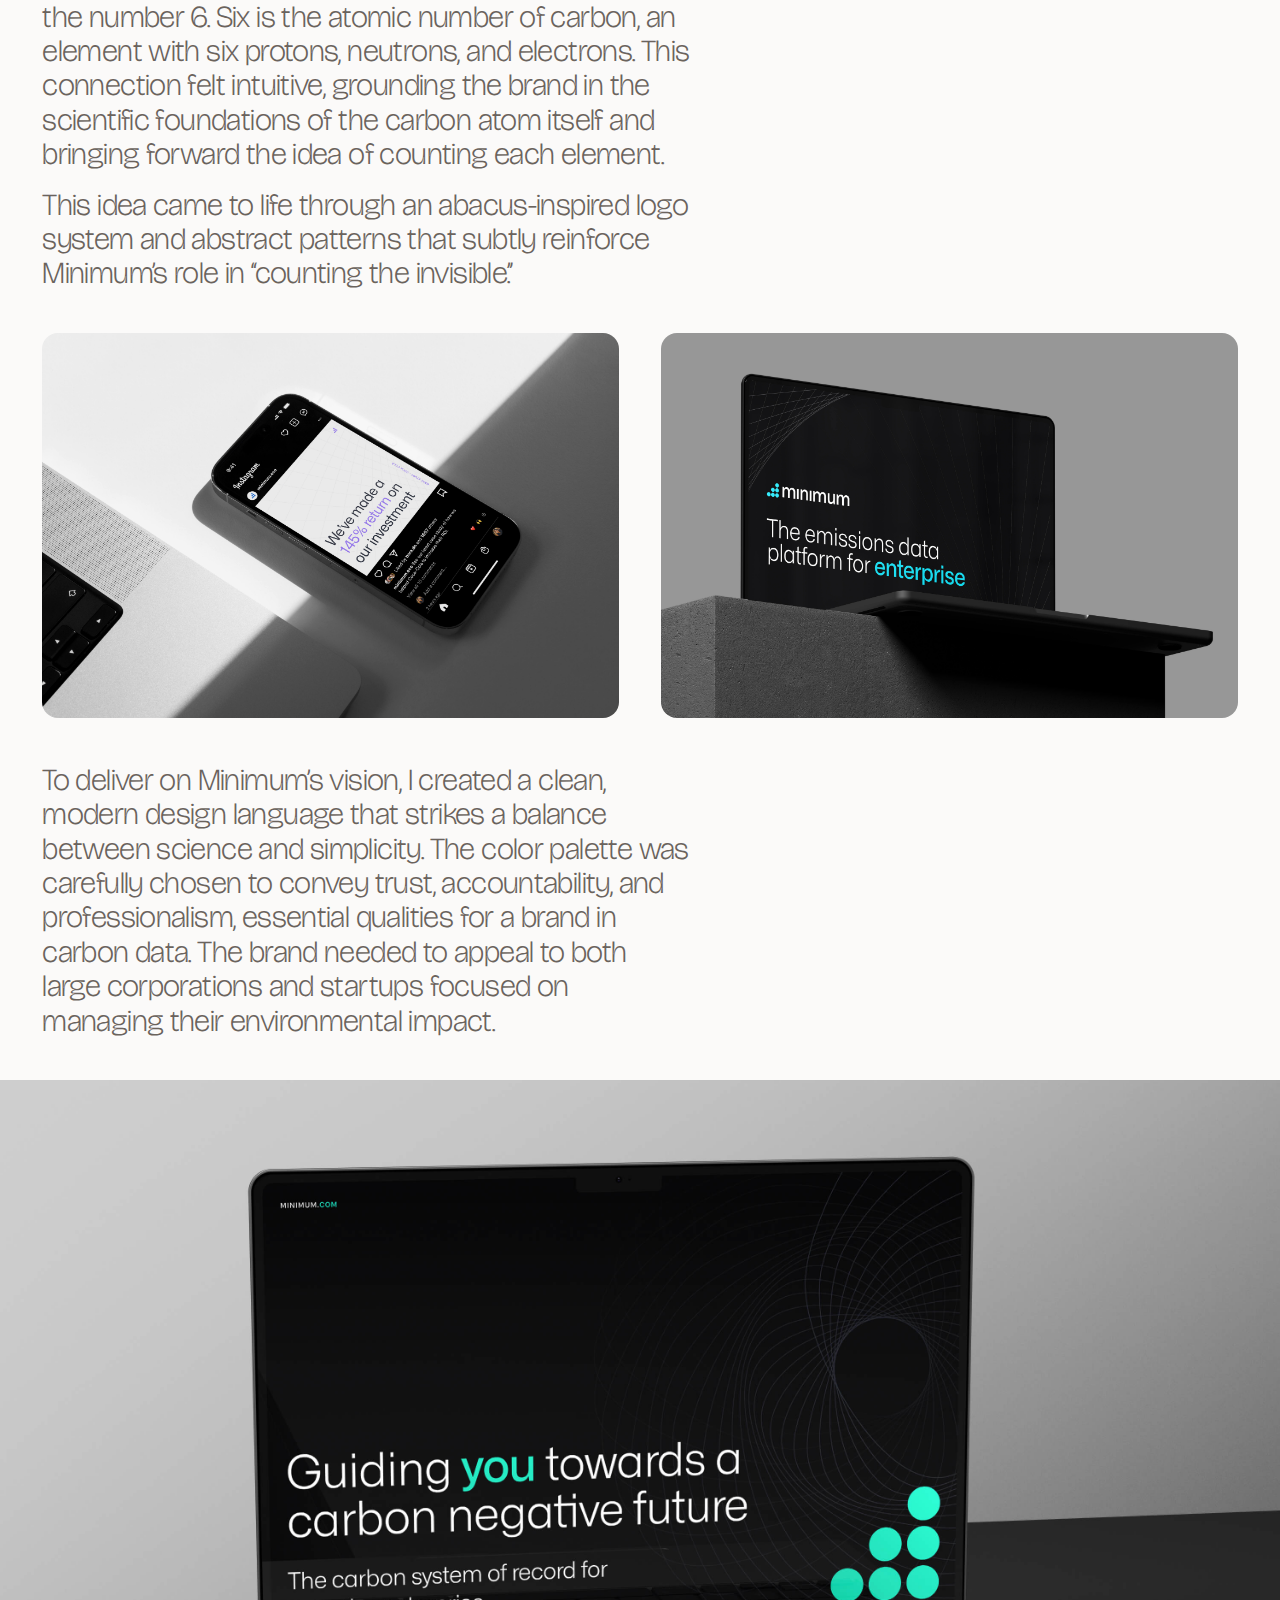
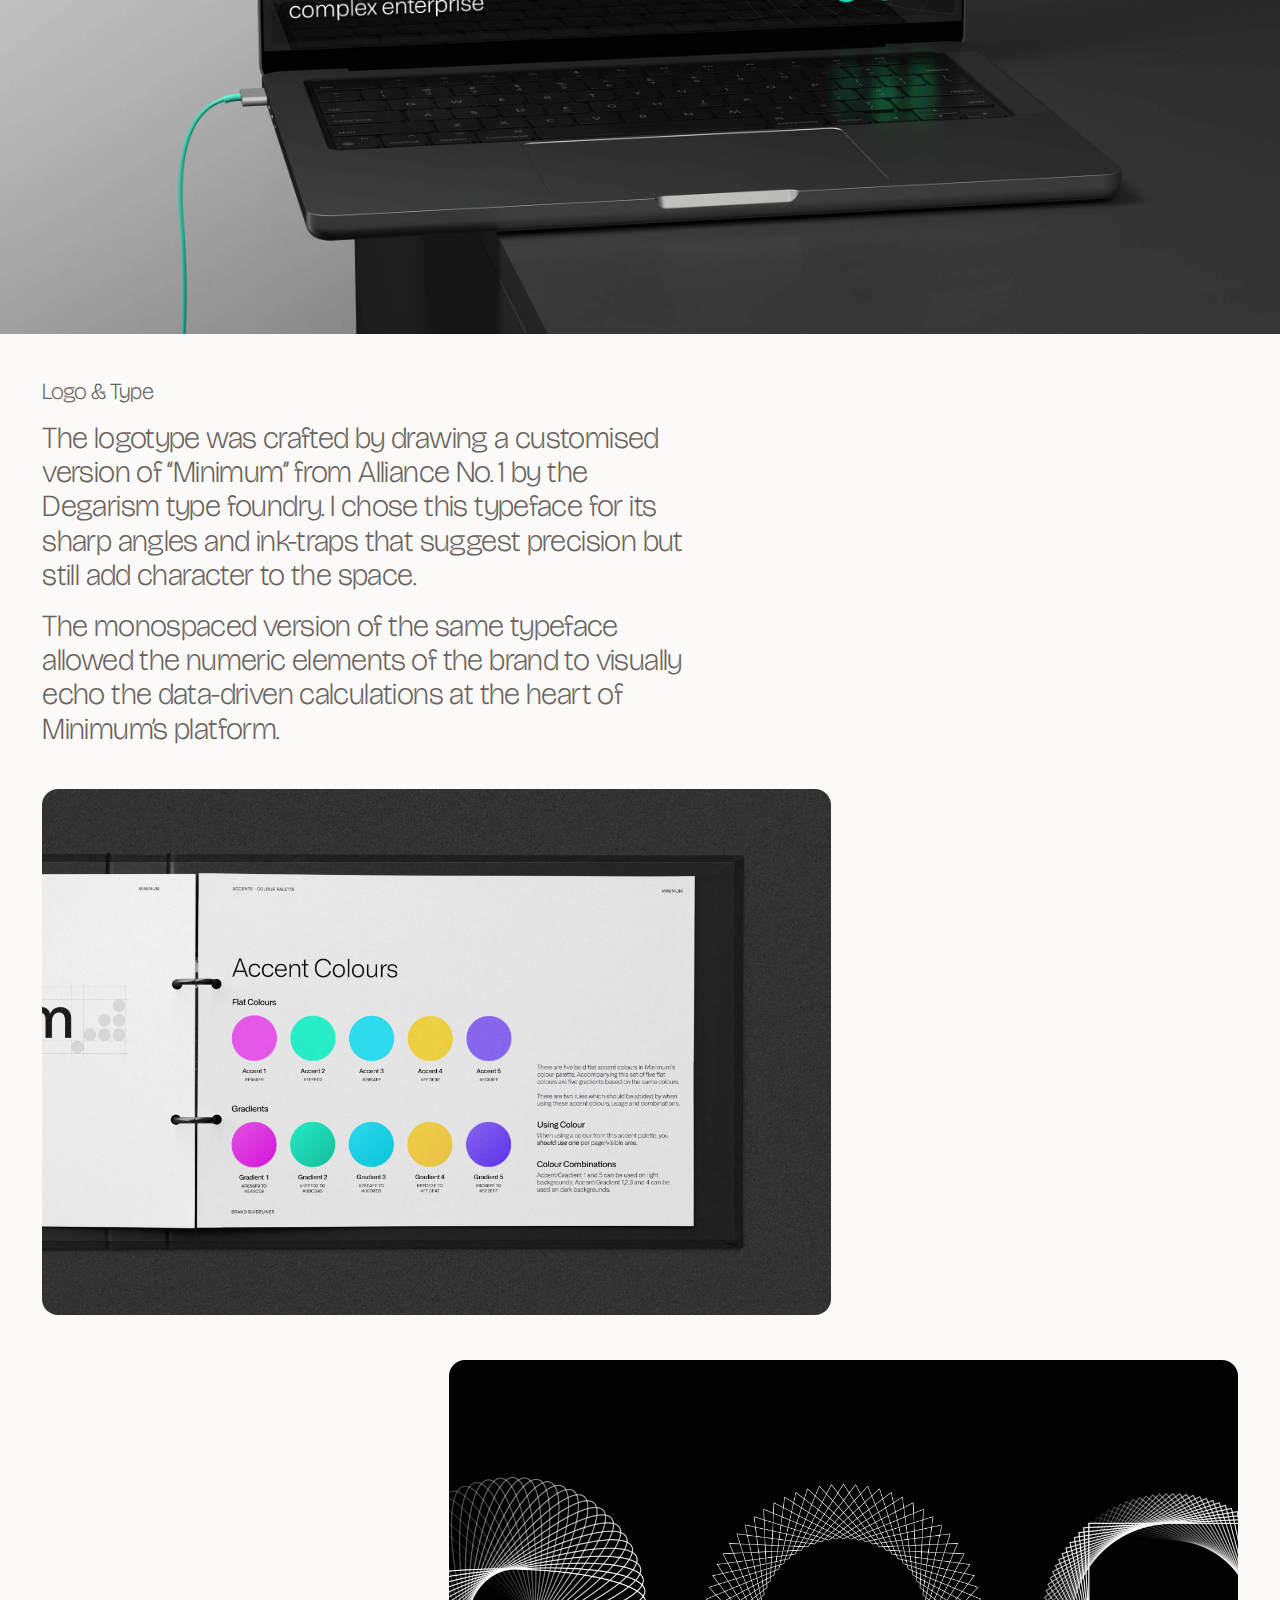
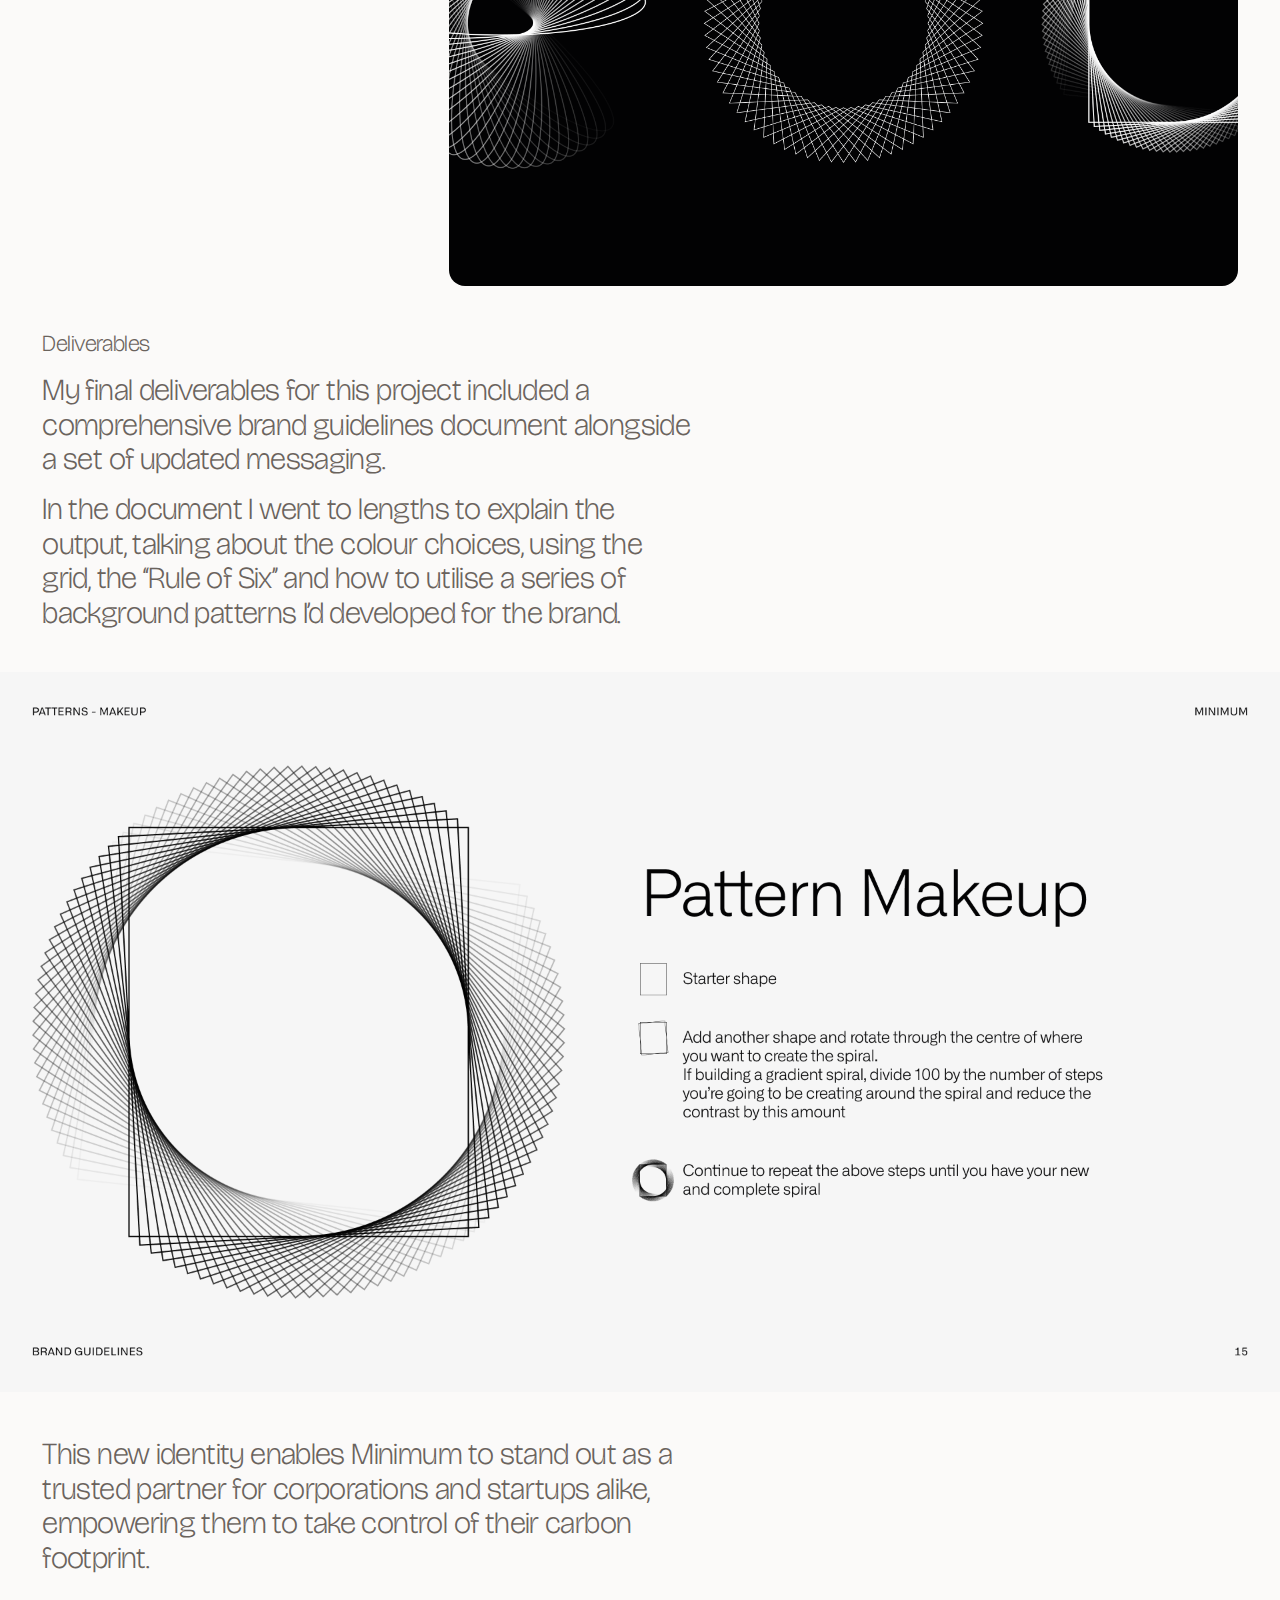
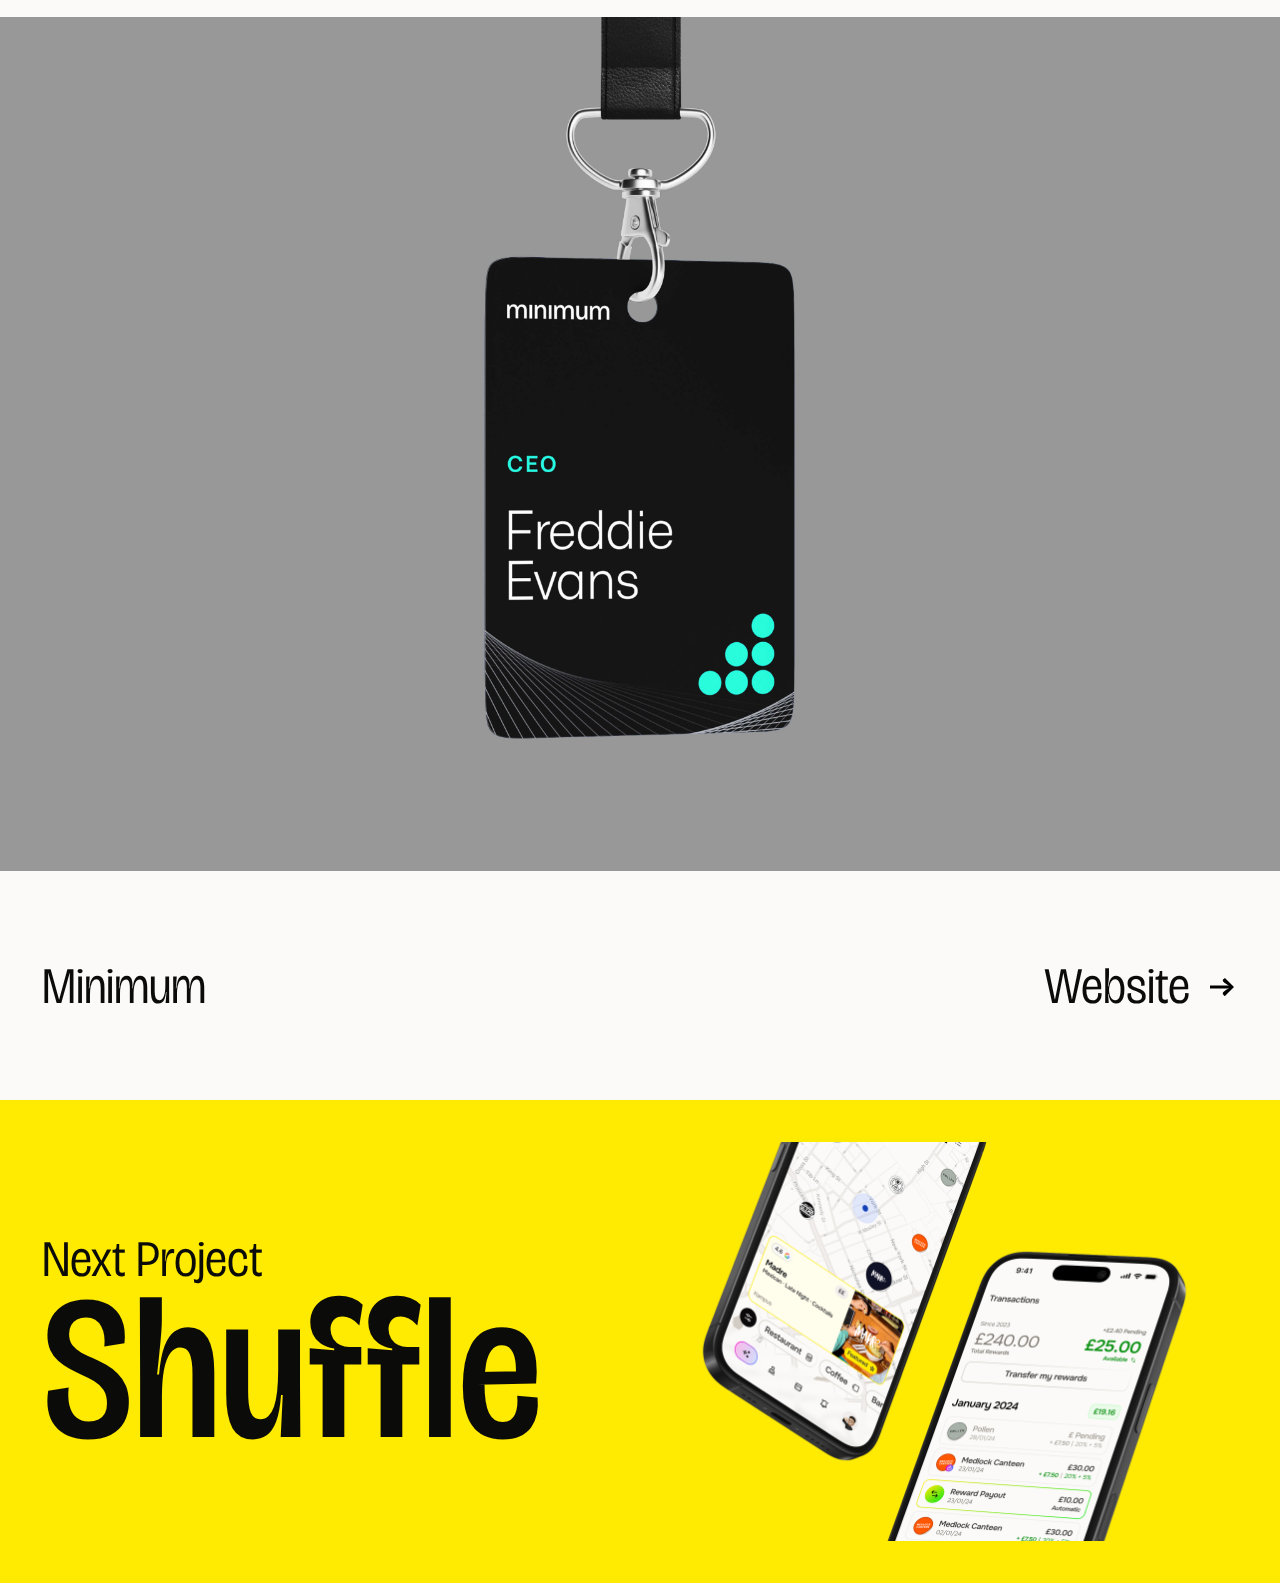
<file: minimum2.html>
<!DOCTYPE html>
<html lang="en">
<head>
	<meta name="viewport" content="width=device-width, initial-scale=1, maximum-scale=1">
	<meta charset="utf-8">
  <meta http-equiv="x-ua-compatible" content="ie=edge">
  <title>Minimum - Data driven carbon calculation - Sean Geraghty</title>
  <link rel="stylesheet" href="./reset.css">
  <link rel="stylesheet" href="./styles.css">
  <link rel="stylesheet" href="./projects2.css">
  <link rel="icon" href="./img/favicon.png" type="image/png" />
  <link rel="preconnect" href="https://fonts.googleapis.com">
  <link rel="preconnect" href="https://fonts.gstatic.com" crossorigin>
  <link href="https://fonts.googleapis.com/css2?family=Bricolage+Grotesque:opsz,wdth,wght@12..96,75..100,200..800&display=swap" rel="stylesheet">
</head>
<body class="case-study">
  <div class="nav light">
    <a href="https://geraghty.co">SG</a>
    <p class="nav-title">Case Study - Minimum</p>
    <div class="link">
      <a href="https://geraghty.co/#work">Work<img class="light-arrow" src="./img/right-arrow.svg"></a>
    </div>
  </div>
  <section class="header minimum sixteen-nine light">
    <h1>Minimum</h1>
  </section>

  <section class="learning light">
    <p class="small-heading">Brand Design</p>
    <div class="tags">
      <p class="tag">Carbon</p>
      <p class="tag">Strategy</p>
      <p class="tag">Brand</p>
      <p class="tag date">Dec 22’ - Feb 23’</p>
    </div>
  </section>

  <section class="container-text">
    <p class="small-heading">Introduction</p>
    <p class="project-description">Minimum, a YC-backed emissions data platform, approached me to rebrand their company as part of a broader strategy to establish themselves as market leaders in carbon accounting. Their mission centres on giving organisations total visibility over their carbon emissions, helping them achieve their Net Zero goals.</p>
  </section>

  <section class="sixteen-nine inline">
    <img src="./img/minimum/2.png">
  </section>

  <section class="container-text">
    <p class="small-heading">Background</p>
    <p class="project-description">I worked with the team to understand who they were and what they wanted to deliver to their customers. From this we established some brand pillars with which we could build Minimum’s brand. </p>
  </section>

  <section class="sixteen-nine">
    <img src="./img/minimum/3.png">
  </section>

  <section class="container-text">
    <p class="small-heading">A Rule of Six</p>
    <p class="project-description">Early in the branding process, I built a concept around the number 6. Six is the atomic number of carbon, an element with six protons, neutrons, and electrons. This connection felt intuitive, grounding the brand in the scientific foundations of the carbon atom itself and bringing forward the idea of counting each element.</p>
    <p class="project-description">This idea came to life through an abacus-inspired logo system and abstract patterns that subtly reinforce Minimum’s role in “counting the invisible.”</p>
  </section>

  <section class="stack">
    <div class="sixteen-nine">
      <img src="./img/minimum/4.jpg">
    </div>
    <div class="sixteen-nine">
      <img src="./img/minimum/5.jpg">
    </div>
  </section>

  <section class="container-text">
    <p class="project-description">To deliver on Minimum’s vision, I created a clean, modern design language that strikes a balance between science and simplicity. The color palette was carefully chosen to convey trust, accountability, and professionalism, essential qualities for a brand in carbon data. The brand needed to appeal to both large corporations and startups focused on managing their environmental impact.</p>
  </section>

  <section class="sixteen-nine">
    <img src="./img/minimum/6.jpg">
  </section>

  <section class="container-text">
    <p class="small-heading">Logo & Type</p>
    <p class="project-description">The logotype was crafted by drawing a customised version of “Minimum” from Alliance No. 1 by the Degarism type foundry. I chose this typeface for its sharp angles and ink-traps that suggest precision but still add character to the space.</p>
    <p class="project-description">The monospaced version of the same typeface allowed the numeric elements of the brand to visually echo the data-driven calculations at the heart of Minimum’s platform.</p>
  </section>

  <section class="stack-2">
    <div class="sixteen-nine">
      <img src="./img/minimum/7.jpg">
    </div>
    <div class="sixteen-nine">
      <img src="./img/minimum/8.png">
    </div>
  </section>

  <section class="container-text">
    <p class="small-heading">Deliverables</p>
    <p class="project-description">My final deliverables for this project included a comprehensive brand guidelines document alongside a set of updated messaging.</p>
    <p class="project-description">In the document I went to lengths to explain the output, talking about the colour choices, using the grid, the “Rule of Six” and how to utilise a series of background patterns I’d developed for the brand.</p>
  </section>

  <section>
    <img src="./img/minimum/10.png">
  </section>

  <section class="container-text">
    <p class="project-description">This new identity enables Minimum to stand out as a trusted partner for corporations and startups alike, empowering them to take control of their carbon footprint.</p>
  </section>

  <section>
    <img src="./img/minimum/9.jpg">
  </section>

  <div class="footer dark">
    <div class="link">
      <a href>Minimum</a>
    </div>
    <div class="row">
      <div class="link">
        <a href="https://www.minimum.com/" target="_blank">Website</a>
        <img class="dark-arrow" src="./img/right-arrow.svg">
      </div>
    </div>
  </div>

  <a href="./shuffle.html" class="next-project dark shuffle">
    <div>
      <p>Next Project</p>
      <h2>Shuffle</h2>
    </div>
    <img src="./img/shuffle-cover.jpg">
  </a>
</body>
</file>
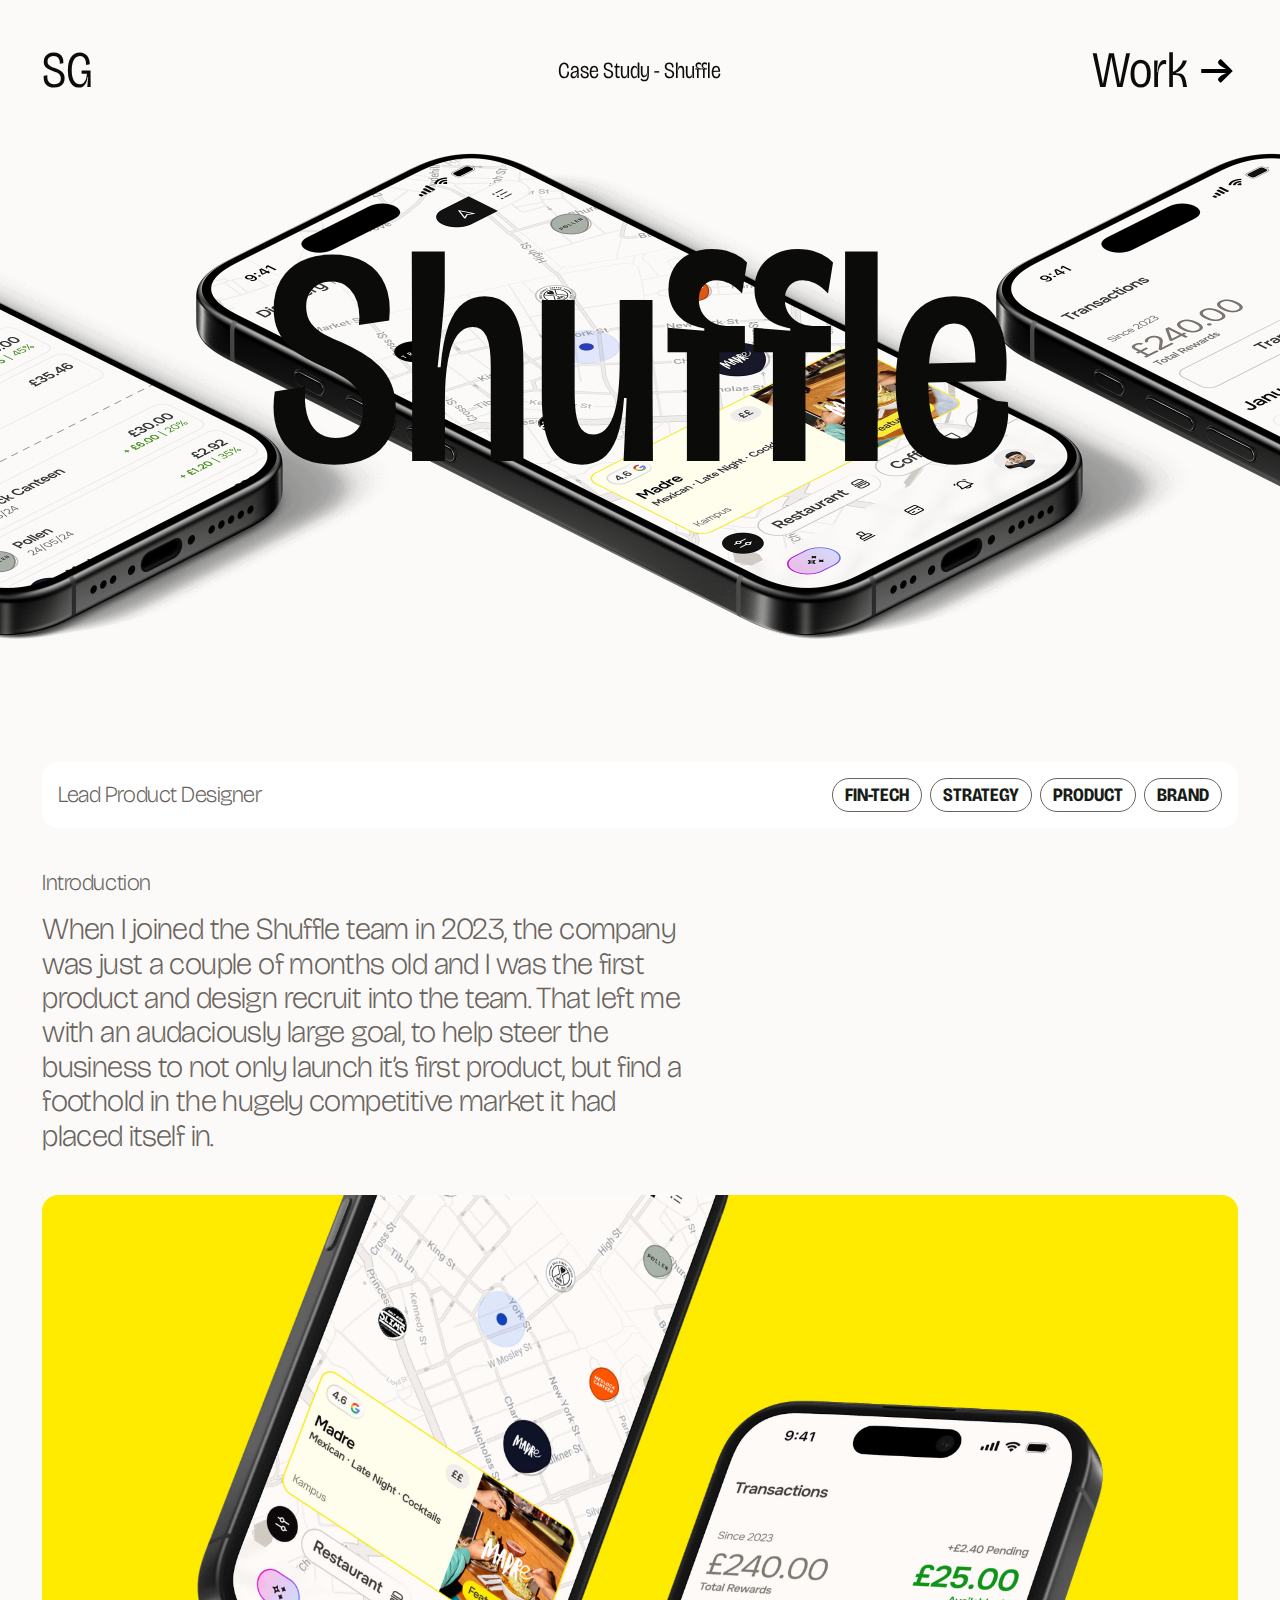
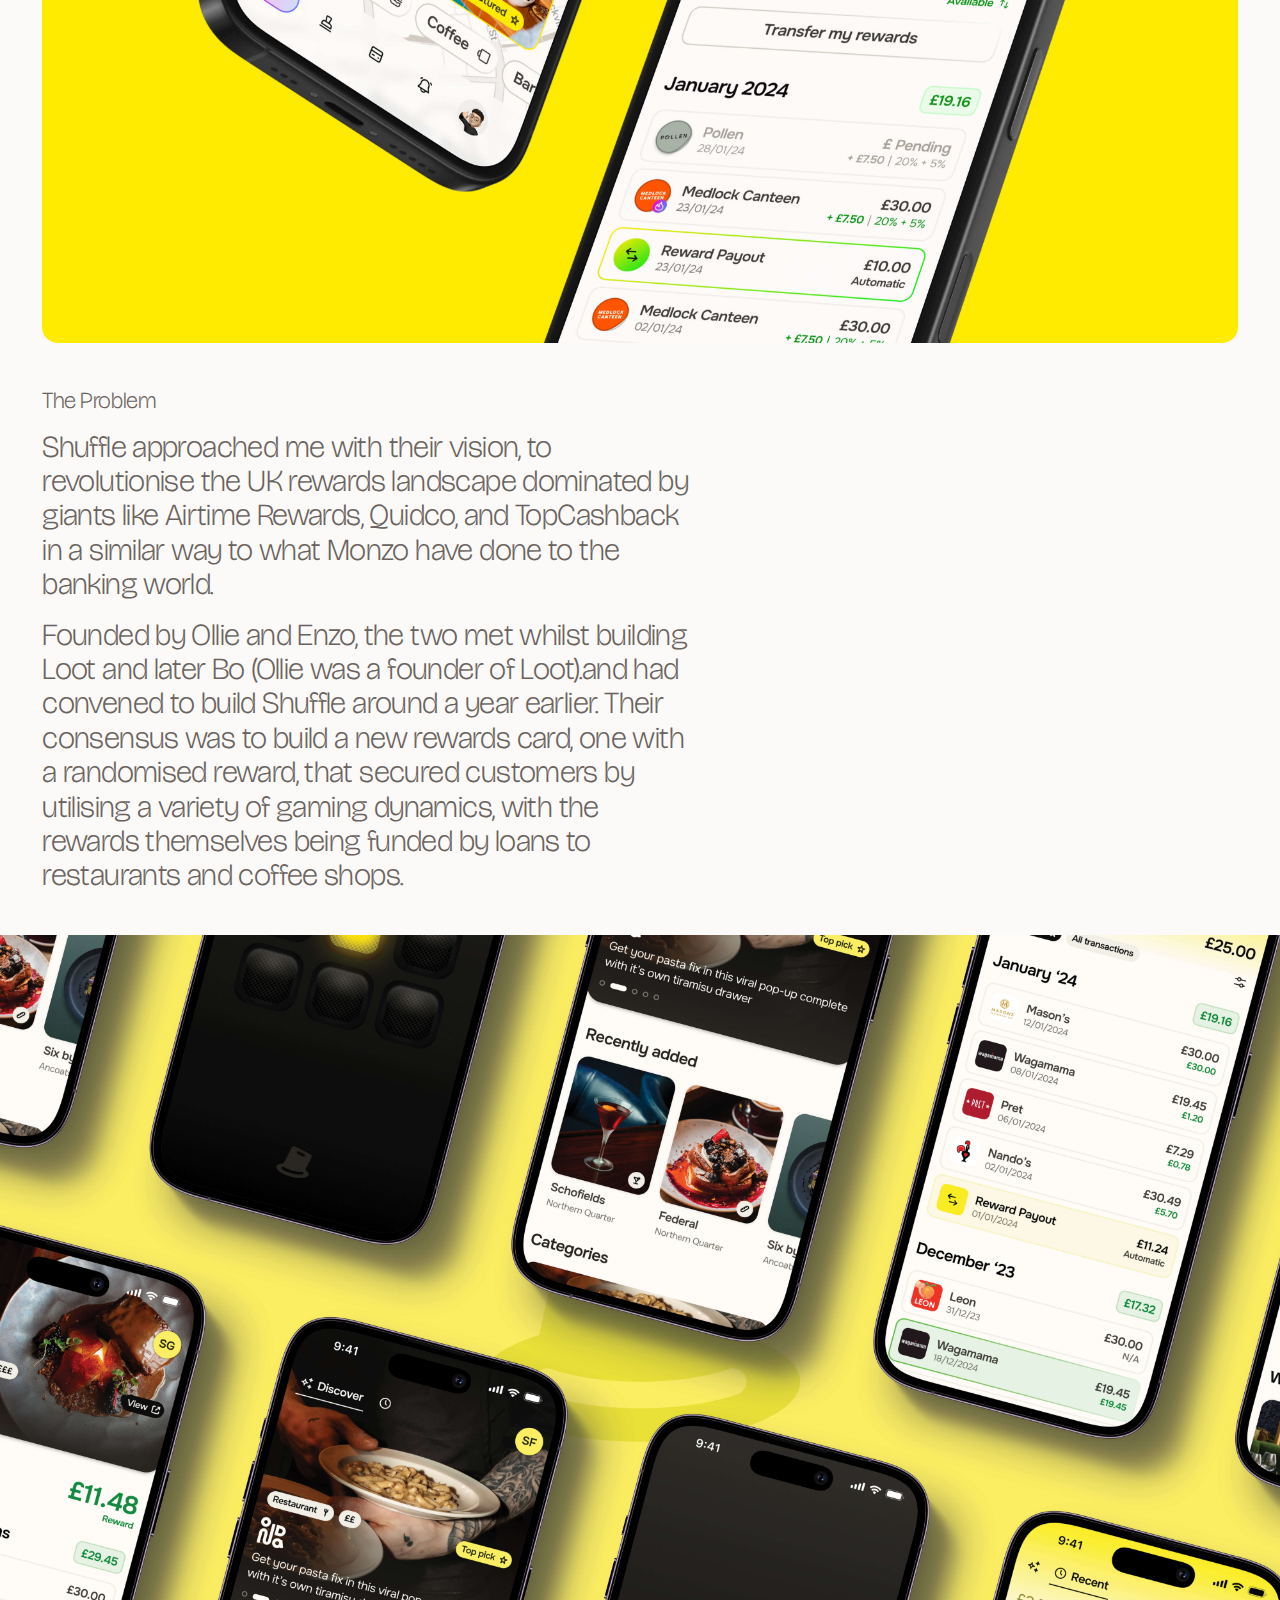
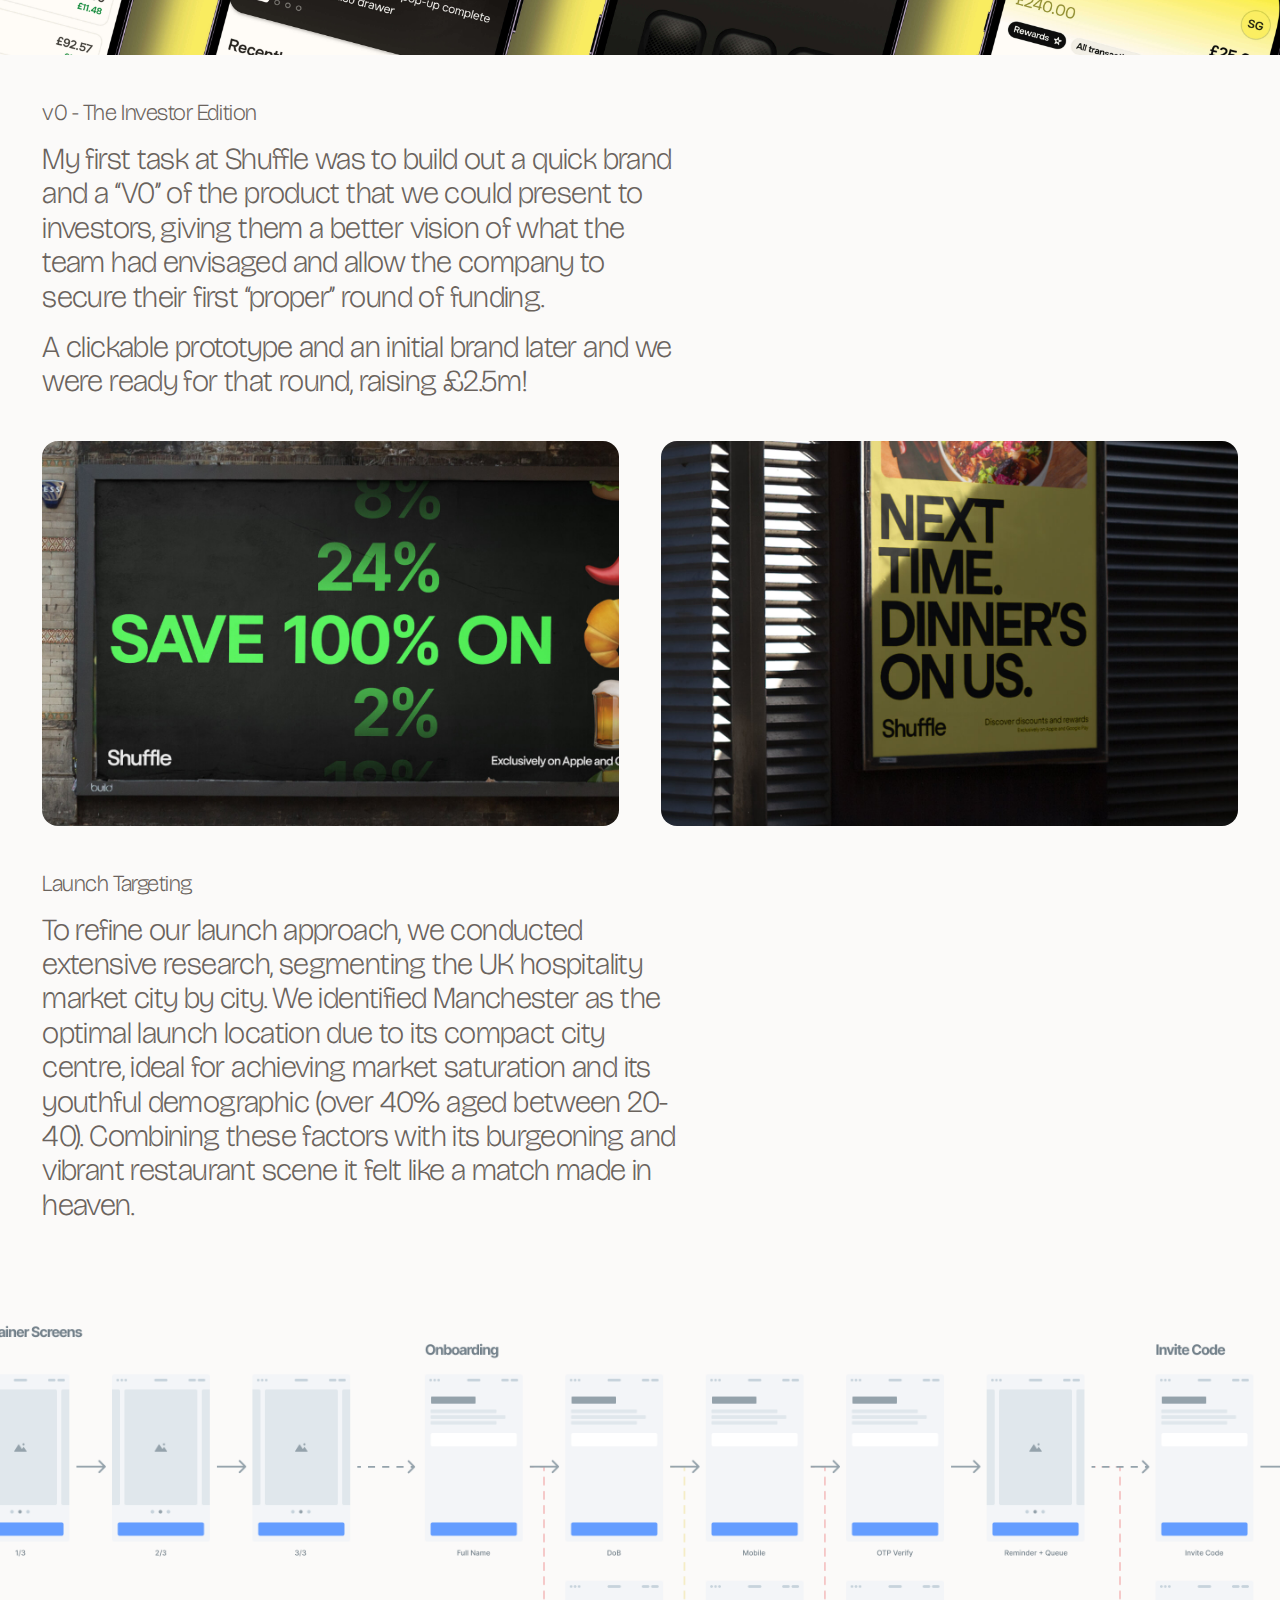
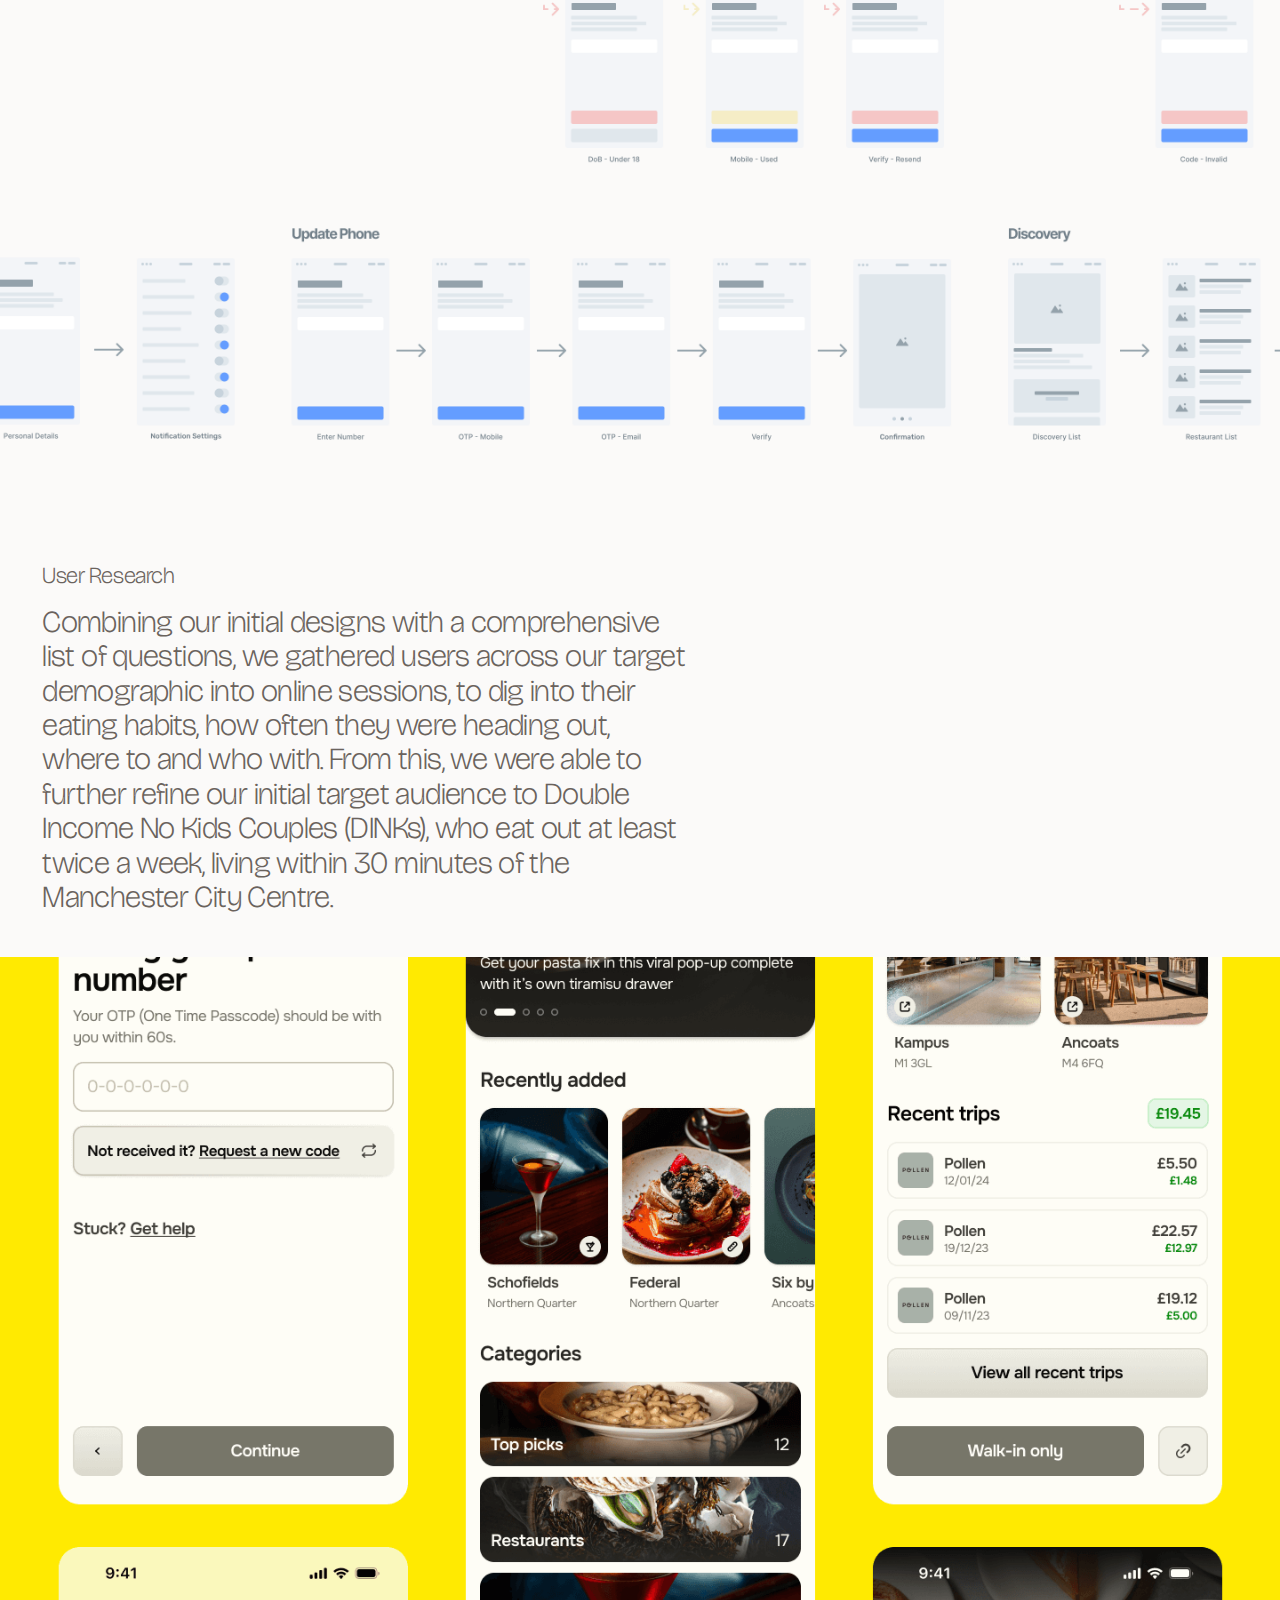
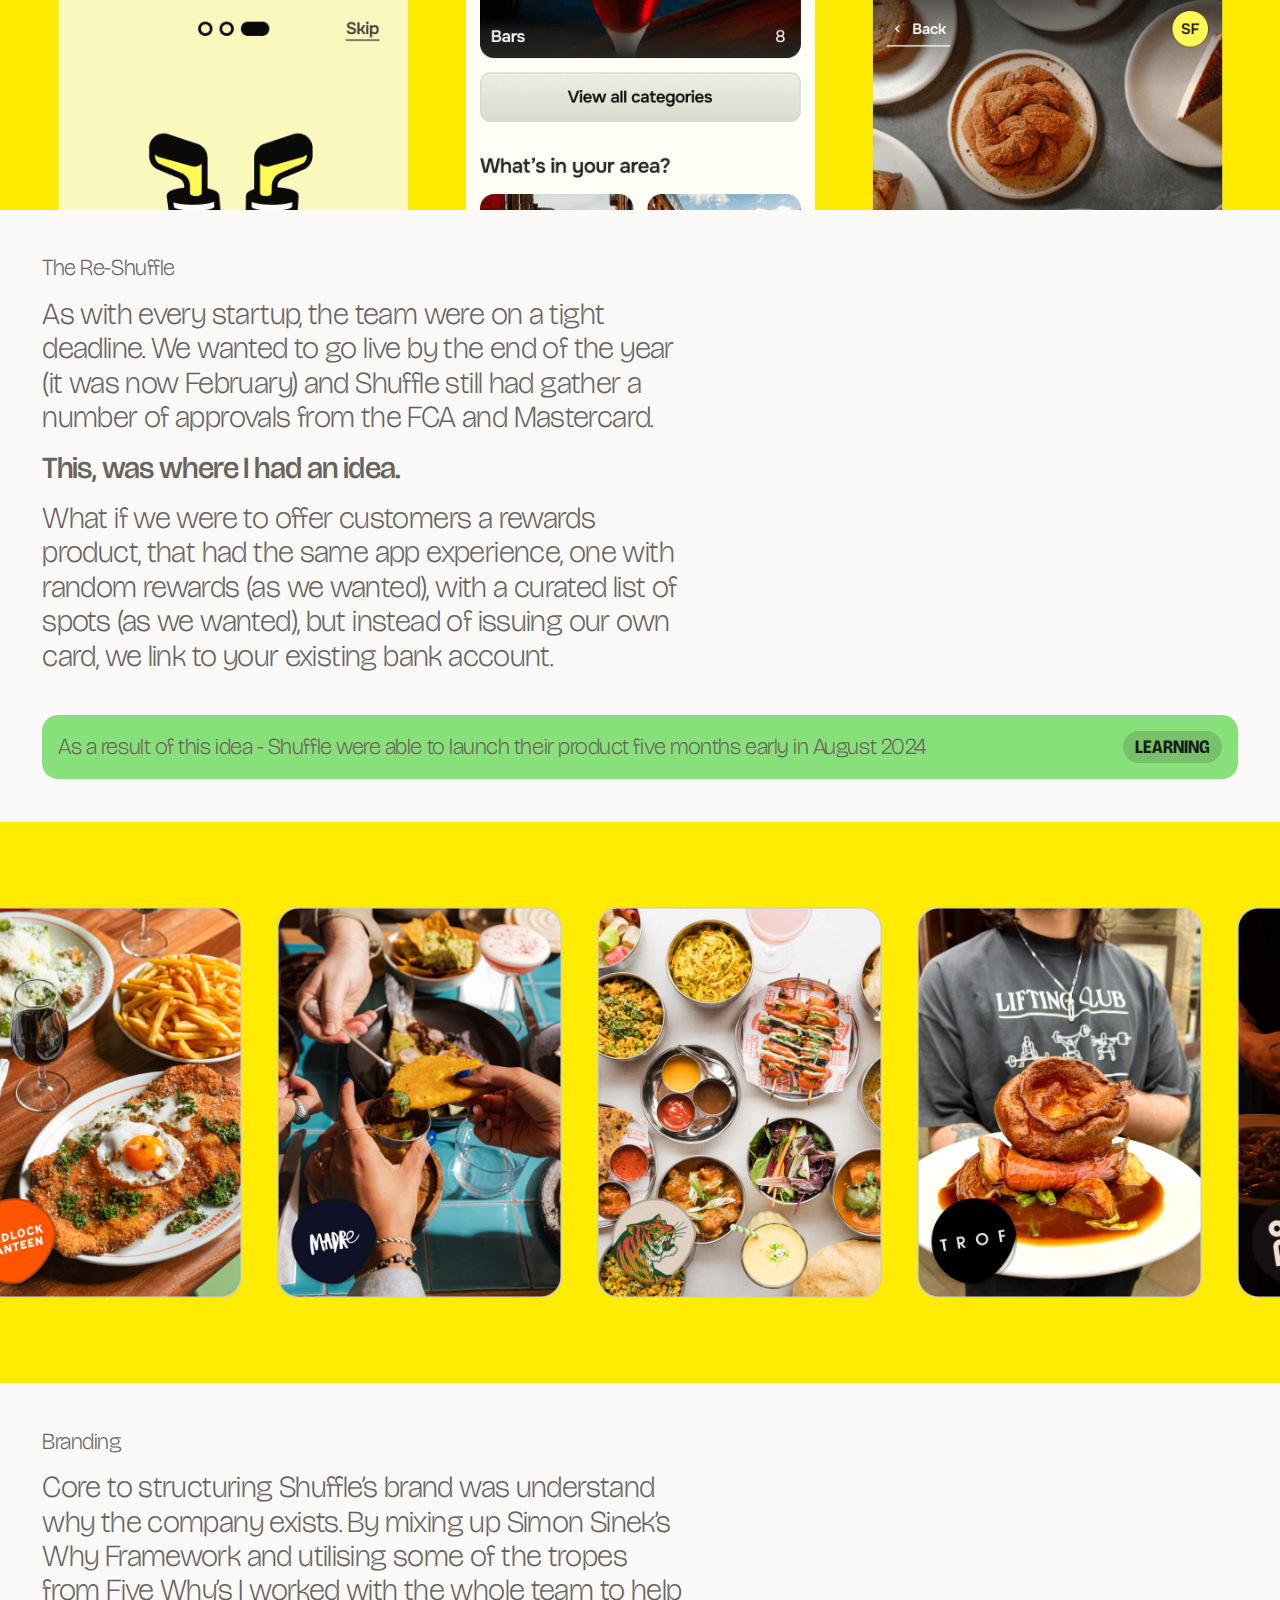
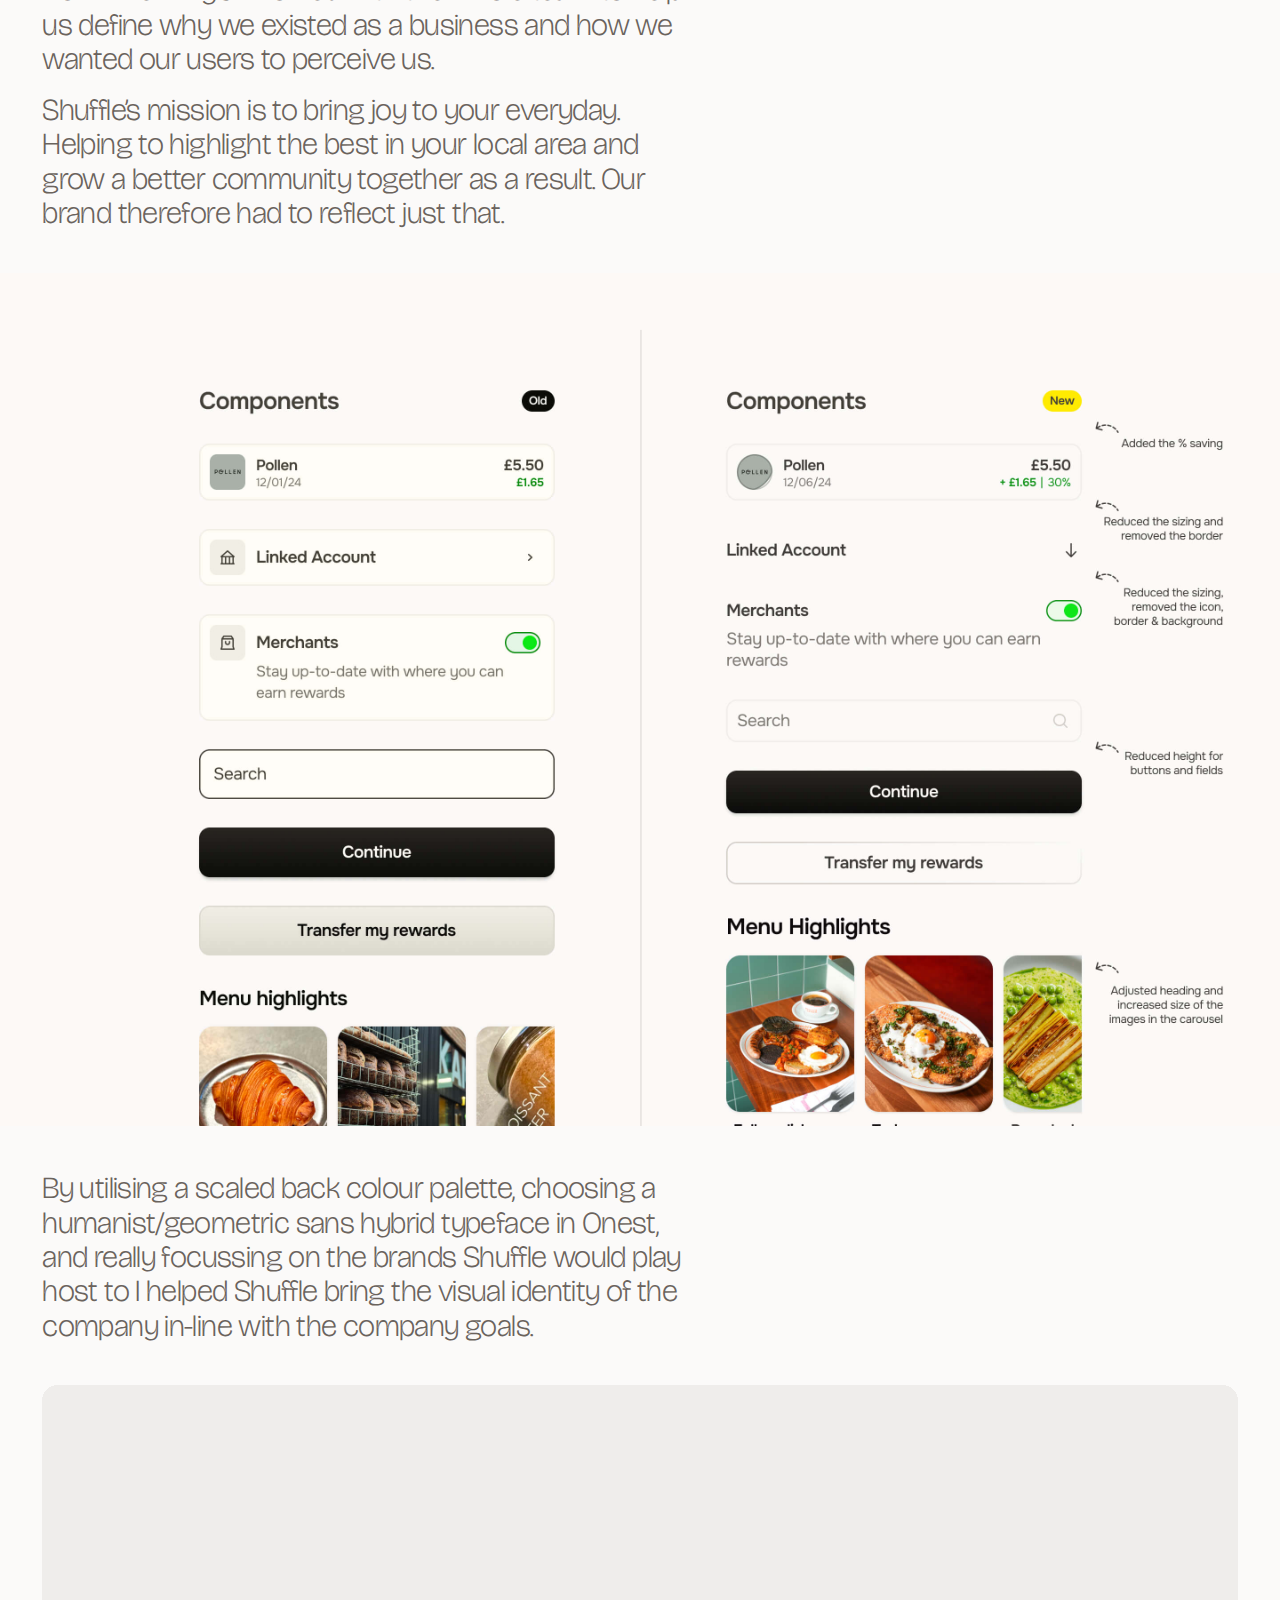
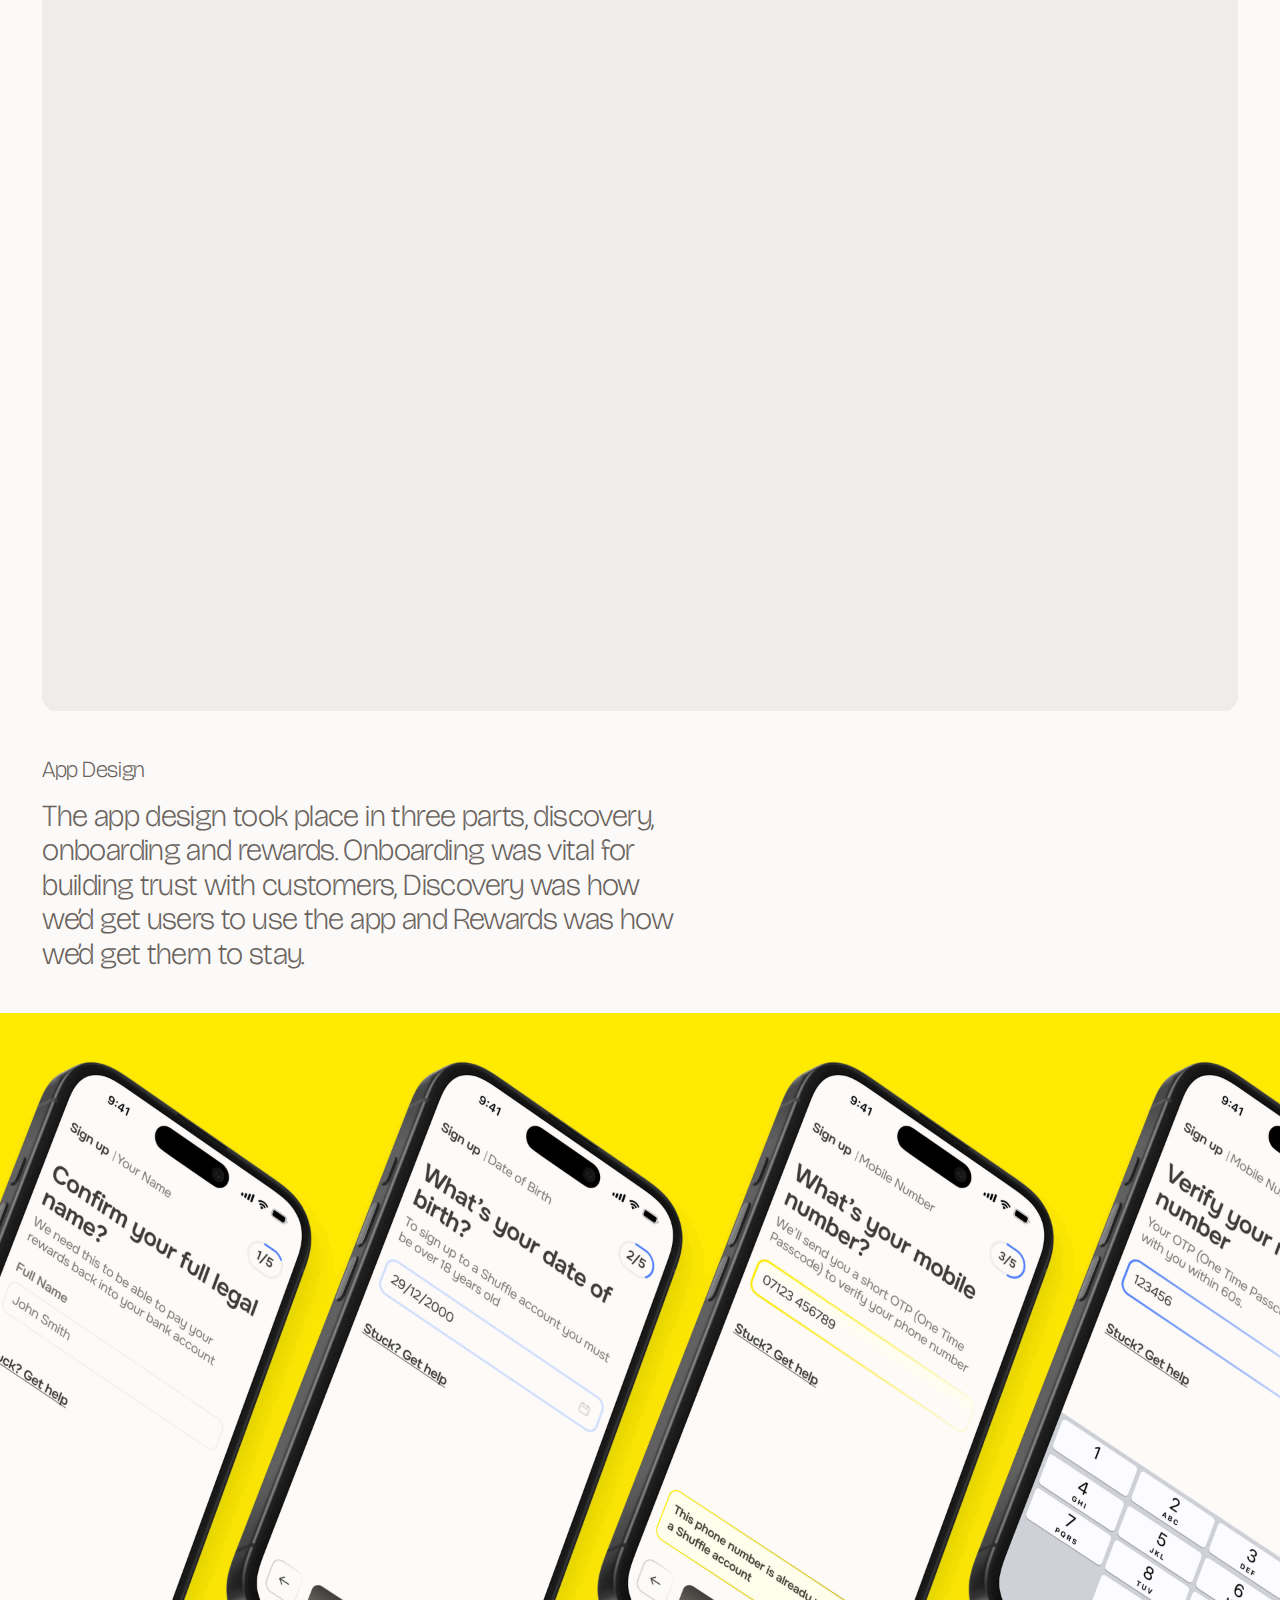
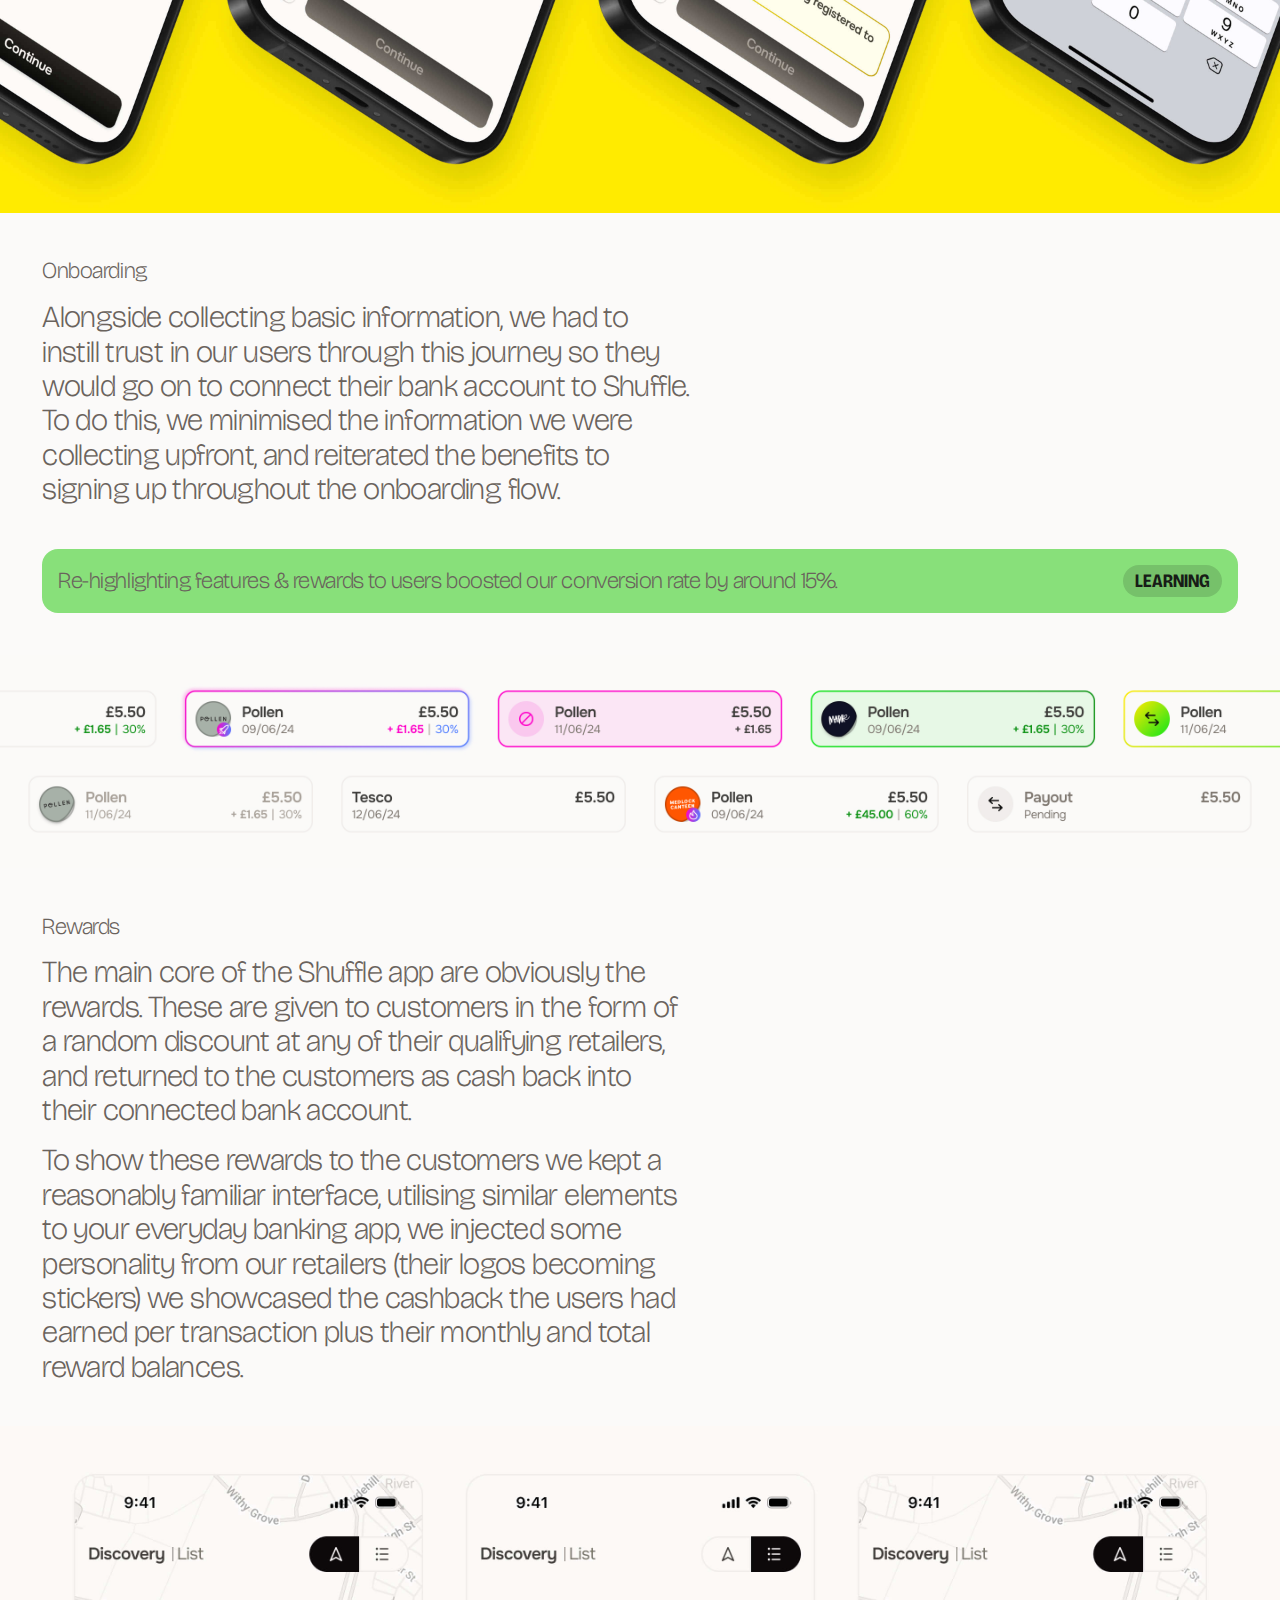
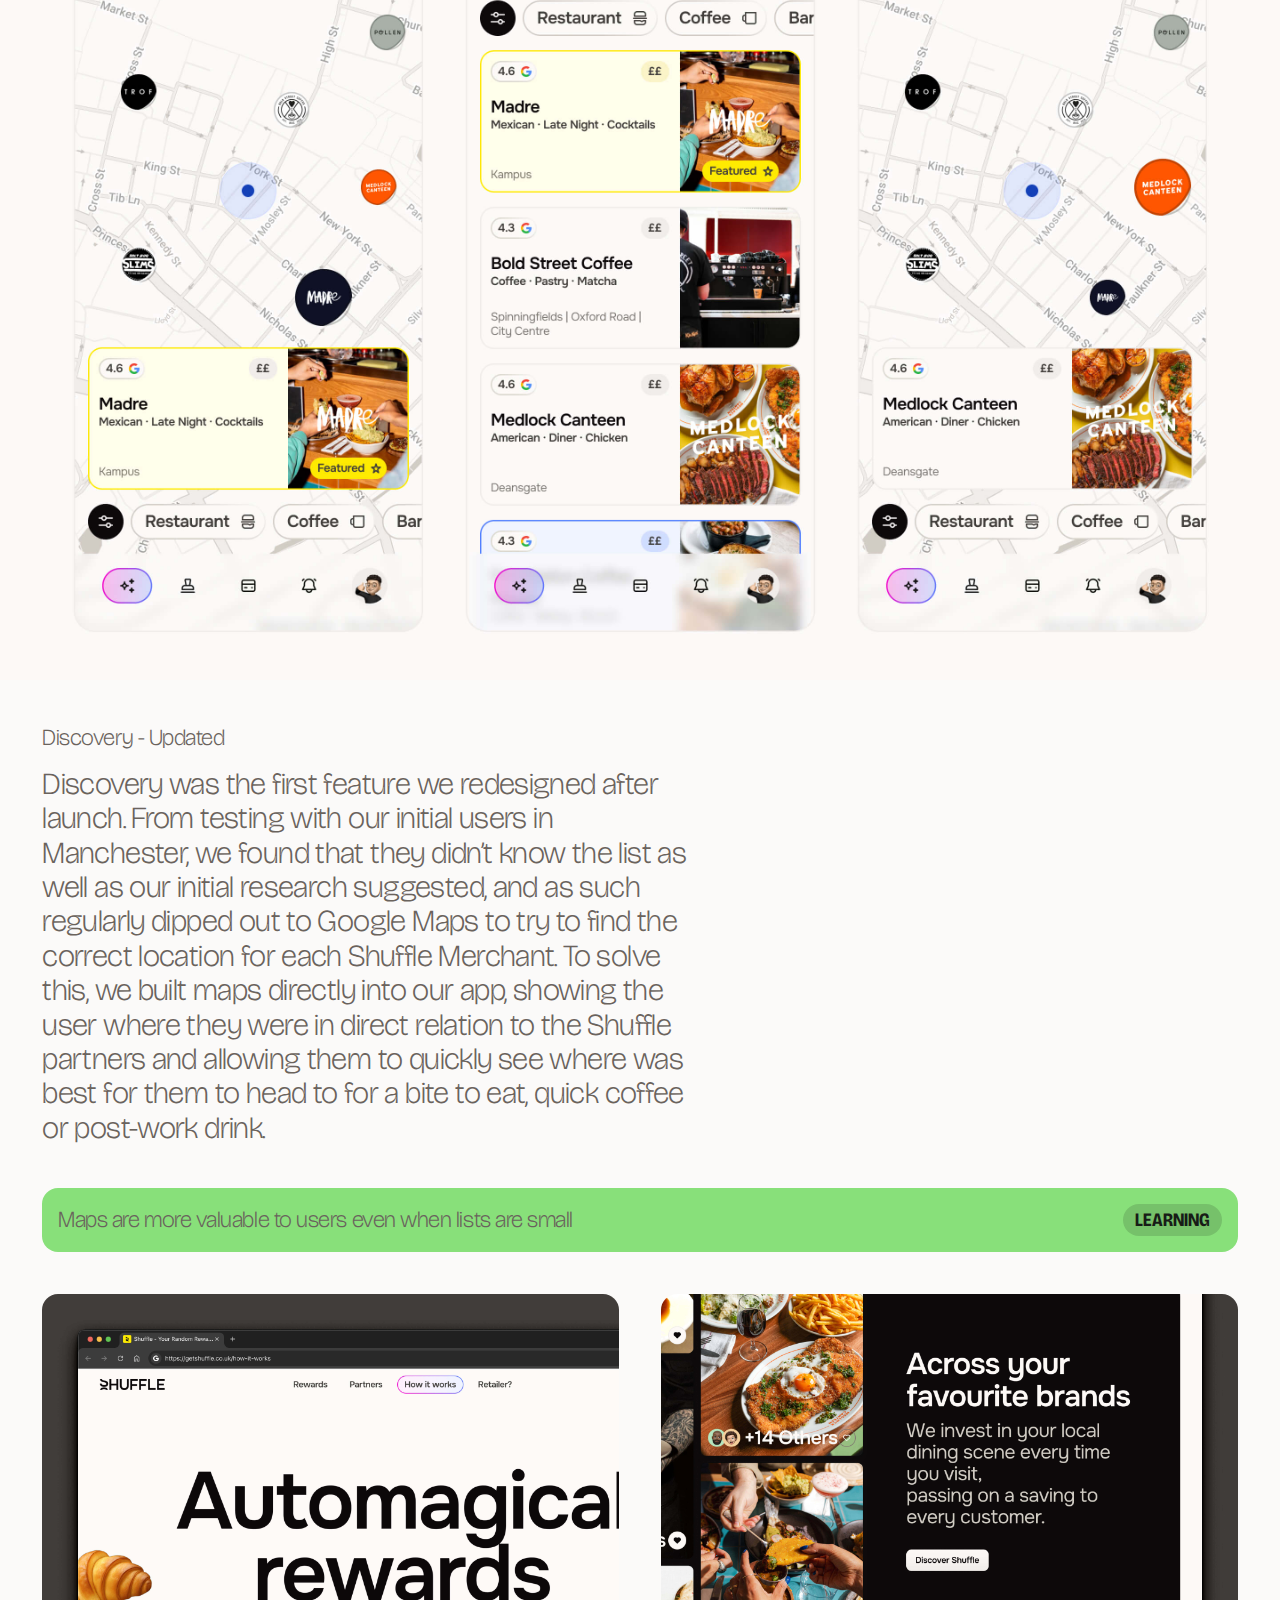
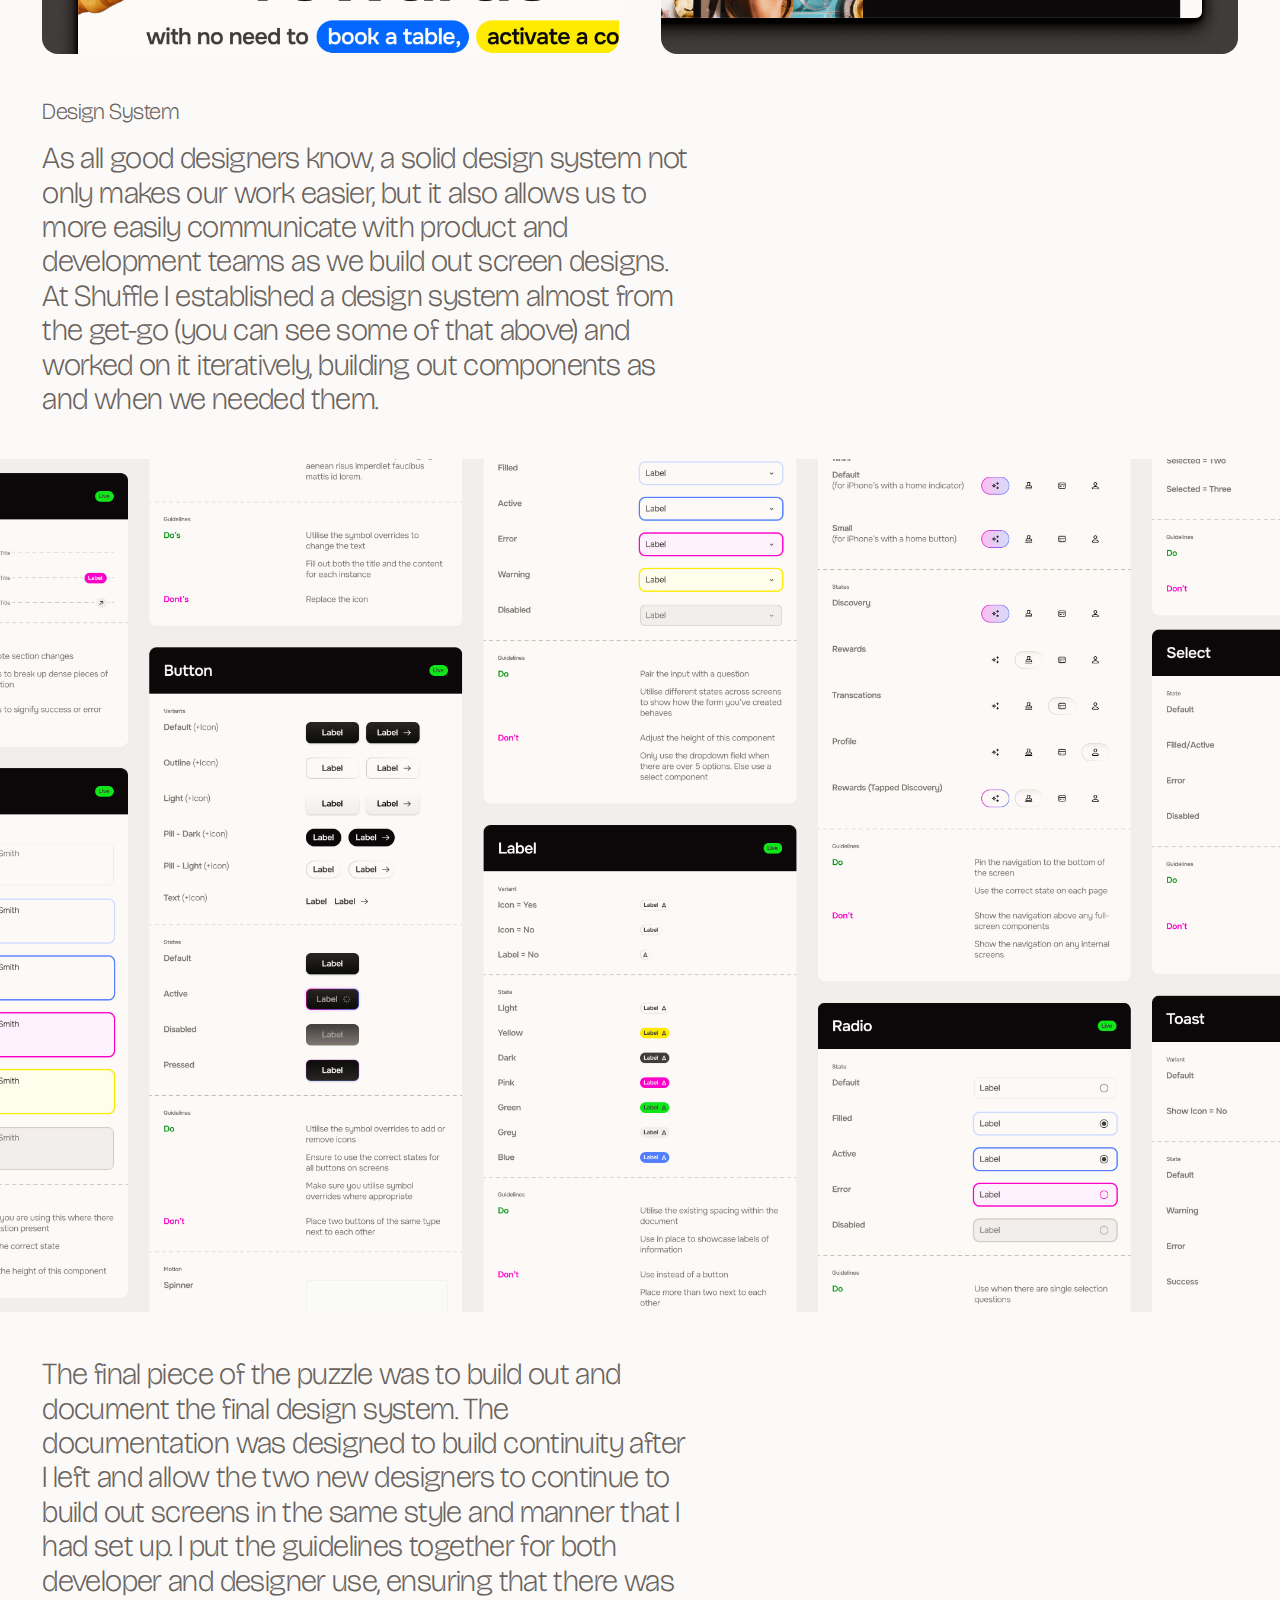
<file: shuffle.html>
<!DOCTYPE html>
<html lang="en">
<head>
	<meta name="viewport" content="width=device-width, initial-scale=1, maximum-scale=1">
	<meta charset="utf-8">
  <meta http-equiv="x-ua-compatible" content="ie=edge">
  <title>Shuffle - A random rewards app - Sean Geraghty</title>
  <link rel="stylesheet" href="./reset.css">
  <link rel="stylesheet" href="./styles.css">
  <link rel="stylesheet" href="./projects2.css">
  <link rel="icon" href="./img/favicon.png" type="image/png" />
  <link rel="preconnect" href="https://fonts.googleapis.com">
  <link rel="preconnect" href="https://fonts.gstatic.com" crossorigin>
  <link href="https://fonts.googleapis.com/css2?family=Bricolage+Grotesque:opsz,wdth,wght@12..96,75..100,200..800&display=swap" rel="stylesheet">
</head>
<body class="case-study">
  <div class="nav dark">
    <a href="https://geraghty.co">SG</a>
    <p class="nav-title">Case Study - Shuffle</p>
    <div class="link">
      <a href="https://geraghty.co/#work">Work<img class="dark-arrow" src="./img/right-arrow.svg"></a>
    </div>
  </div>
  <section class="header dark shuffle sixteen-nine">
    <h1>Shuffle</h1>
  </section>

  <section class="learning light">
    <p class="small-heading">Lead Product Designer</p>
    <div class="tags">
      <p class="tag">Fin-tech</p>
      <p class="tag">Strategy</p>
      <p class="tag">Product</p>
      <p class="tag">Brand</p>
    </div>
  </section>

  <section class="container-text">
    <p class="small-heading">Introduction</p>
    <p class="project-description">When I joined the Shuffle team in 2023, the company was just a couple of months old and I was the first product and design recruit into the team. That left me with an audaciously large goal, to help steer the business to not only launch it’s first product, but find a foothold in the hugely competitive market it had placed itself in.</p>
  </section>

  <section class="sixteen-nine inline">
    <img src="./img/shuffle/6.jpg">
  </section>

  <section class="container-text">
    <p class="small-heading">The Problem</p>
    <p class="project-description">Shuffle approached me with their vision, to revolutionise the UK rewards landscape dominated by giants like Airtime Rewards, Quidco, and TopCashback in a similar way to what Monzo have done to the banking world.</p>
    <p class="project-description">Founded by Ollie and Enzo, the two met whilst building Loot and later Bo (Ollie was a founder of Loot).and had convened to build Shuffle around a year earlier. Their consensus was to build a new rewards card, one with a randomised reward, that secured customers by utilising a variety of gaming dynamics, with the rewards themselves being funded by loans to restaurants and coffee shops.</p>
  </section>

  <section class="sixteen-nine">
    <img src="./img/shuffle/25.jpg">
  </section>

  <section class="container-text">
    <p class="small-heading">v0 - The Investor Edition</p>
    <p class="project-description">My first task at Shuffle was to build out a quick brand and a “V0” of the product that we could present to investors, giving them a better vision of what the team had envisaged and allow the company to secure their first “proper” round of funding.</p>
    <p class="project-description">A clickable prototype and an initial brand later and we were ready for that round, raising £2.5m!</p>
  </section>

  <section class="stack">
    <div class="sixteen-nine">
      <img src="./img/shuffle/18.jpg">
    </div>
    <div class="sixteen-nine">
      <img src="./img/shuffle/19.jpg">
    </div>
  </section>

  <section class="container-text">
    <p class="small-heading">Launch Targeting</p>
    <p class="project-description">To refine our launch approach, we conducted extensive research, segmenting the UK hospitality market city by city. We identified Manchester as the optimal launch location due to its compact city centre, ideal for achieving market saturation and its youthful demographic (over 40% aged between 20-40). Combining these factors with its burgeoning and vibrant restaurant scene it felt like a match made in heaven.</p>
  </section>

  <section class="sixteen-nine">
    <img src="./img/shuffle/26.png">
  </section>

  <section class="container-text">
    <p class="small-heading">User Research</p>
    <p class="project-description">Combining our initial designs with a comprehensive list of questions, we gathered users across our target demographic into online sessions, to dig into their eating habits, how often they were heading out, where to and who with. From this, we were able to further refine our initial target audience to Double Income No Kids Couples (DINKs), who eat out at least twice a week, living within 30 minutes of the Manchester City Centre.</p>
  </section>

  <section class="sixteen-nine">
    <img src="./img/shuffle/15.jpg">
  </section>

  <section class="container-text">
    <p class="small-heading">The Re-Shuffle</p>
    <p class="project-description">As with every startup, the team were on a tight deadline. We wanted to go live by the end of the year (it was now February) and Shuffle still had gather a number of approvals from the FCA and Mastercard.</p>
    <p class="project-description bold">This, was where I had an idea.</p>
    <p class="project-description">What if we were to offer customers a rewards product, that had the same app experience, one with random rewards (as we wanted), with a curated list of spots (as we wanted), but instead of issuing our own card, we link to your existing bank account.</p>
  </section>

  <section class="learning green">
    <p class="small-heading">As a result of this idea - Shuffle were able to launch their product five months early in August 2024</p>
    <div class="tags">
      <p class="tag">Learning</p>
    </div>
  </section>

  <section>
    <img src="./img/shuffle/23.jpg">
  </section>

  <section class="container-text">
    <p class="small-heading">Branding</p>
    <p class="project-description">Core to structuring Shuffle’s brand was understand why the company exists. By mixing up Simon Sinek’s Why Framework and utilising some of the tropes from Five Why’s I worked with the whole team to help us define why we existed as a business and how we wanted our users to perceive us.</p>
    <p class="project-description">Shuffle’s mission is to bring joy to your everyday. Helping to highlight the best in your local area and grow a better community together as a result. Our brand therefore had to reflect just that.</p>
  </section>

  <section class="sixteen-nine">
    <img src="./img/shuffle/16.jpg">
  </section>

  <section class="container-text">
    <p class="project-description">By utilising a scaled back colour palette, choosing a humanist/geometric sans hybrid typeface in Onest, and really focussing on the brands Shuffle would play host to I helped Shuffle bring the visual identity of the company in-line with the company goals.</p>
  </section>

  <section class="sixteen-nine inline">
    <video autoplay muted loop class="video">
        <source src="./img/shuffle_logo.mp4" type="video/mp4"/>
    </video>
  </section>

  <section class="container-text">
    <p class="small-heading">App Design</p>
    <p class="project-description">The app design took place in three parts, discovery, onboarding and rewards. Onboarding was vital for building trust with customers, Discovery was how we’d get users to use the app and Rewards was how we’d get them to stay.</p>
  </section>

  <section class="sixteen-nine">
    <img src="./img/shuffle/12.jpg">
  </section>

  <section class="container-text">
    <p class="small-heading">Onboarding</p>
    <p class="project-description">Alongside collecting basic information, we had to instill trust in our users through this journey so they would go on to connect their bank account to Shuffle. To do this, we minimised the information we were collecting upfront, and reiterated the benefits to signing up throughout the onboarding flow.</p>
  </section>

  <section class="learning green">
    <p class="small-heading">Re-highlighting features & rewards to users boosted our conversion rate by around 15%.</p>
    <div class="tags">
      <p class="tag">Learning</p>
    </div>
  </section>

  <section>
    <img src="./img/shuffle/21.jpg">
  </section>

  <section class="container-text">
    <p class="small-heading">Rewards</p>
    <p class="project-description">The main core of the Shuffle app are obviously the rewards. These are given to customers in the form of a random discount at any of their qualifying retailers, and returned to the customers as cash back into their connected bank account.</p>
    <p class="project-description">To show these rewards to the customers we kept a reasonably familiar interface, utilising similar elements to your everyday banking app, we injected some personality from our retailers (their logos becoming stickers) we showcased the cashback the users had earned per transaction plus their monthly and total reward balances.</p>
  </section>

  <section class="sixteen-nine">
    <img src="./img/shuffle/20.jpg">
  </section>

  <section class="container-text">
    <p class="small-heading">Discovery - Updated</p>
    <p class="project-description">Discovery was the first feature we redesigned after launch. From testing with our initial users in Manchester, we found that they didn’t know the list as well as our initial research suggested, and as such regularly dipped out to Google Maps to try to find the correct location for each Shuffle Merchant. To solve this, we built maps directly into our app, showing the user where they were in direct relation to the Shuffle partners and allowing them to quickly see where was best for them to head to for a bite to eat, quick coffee or post-work drink.</p>
  </section>

  <section class="learning green">
    <p class="small-heading">Maps are more valuable to users even when lists are small</p>
    <div class="tags">
      <p class="tag">Learning</p>
    </div>
  </section>

  <section class="stack">
    <div class="sixteen-nine">
      <img src="./img/shuffle/8.jpg">
    </div>
    <div class="sixteen-nine">
      <img src="./img/shuffle/9.jpg">
    </div>
  </section>

  <section class="container-text">
    <p class="small-heading">Design System</p>
    <p class="project-description">As all good designers know, a solid design system not only makes our work easier, but it also allows us to more easily communicate with product and development teams as we build out screen designs. At Shuffle I established a design system almost from the get-go (you can see some of that above) and worked on it iteratively, building out components as and when we needed them.</p>
  </section>

  <section class="sixteen-nine">
    <img src="./img/shuffle/14.jpg">
  </section>

  <section class="container-text">
    <p class="project-description">The final piece of the puzzle was to build out and document the final design system. The documentation was designed to build continuity after I left and allow the two new designers to continue to build out screens in the same style and manner that I had set up. I put the guidelines together for both developer and designer use, ensuring that there was a single source of truth for any new component, therefore I included all component instances and states (linked to the design file), rules on the do’s and don’ts of using each component in system and when appropriate, motion guidelines.</p>
  </section>

  <section class="sixteen-nine">
    <img src="./img/shuffle/11.jpg">
  </section>

  <section class="container-text">
    <p class="small-heading">Launch and Learn</p>
    <p class="project-description">Shuffle launched to the public on 13th September 2024, nearly two months after we launched with a group of private beta testers.</p>
    <p class="project-description">The app went live with 14 partner venues across Manchester, from the best coffee spots (in Pollen and Fort) to the brightest food upstarts (Bundobust, Medlock Canteen and Madre).</p>
    <p class="project-description">The launch was a huge success seeing over 1000 sign ups in the first week! Not only did Shuffle have a successful launch, the app also had great retention. With features we had experimented and tested thoroughly proving to pull people back into the app. The average user clocked in at ~1.5 visits per month in the first two months after launch, beating the companies own expectations by ~200%!</p>
  </section>

  <section class="learning green">
    <p class="small-heading">Shuffle’s launch and subsequent retention beat the companies expectations by 200%</p>
    <div class="tags">
      <p class="tag">Learning</p>
    </div>
  </section>

  <div class="footer dark">
    <div class="link">
      <a href>Shuffle</a>
    </div>
    <div class="row">
      <div class="link">
        <a href="https://getshuffle.co.uk" target="_blank">Website</a>
        <img class="dark-arrow" src="./img/right-arrow.svg">
      </div>
      <div class="link">
        <a href="https://apps.apple.com/gb/app/shuffle-rewards/id6474543590?mt=8" target="_blank">App Store</a>
        <img class="dark-arrow" src="./img/right-arrow.svg">
      </div>
    </div>
  </div>

  <a href="./knoma.html" class="next-project knoma light">
    <div>
      <p>Next Project</p>
      <h2>Knoma</h2>
    </div>
    <img src="./img/knoma-cover.jpg">
  </a>
</body>
</file>
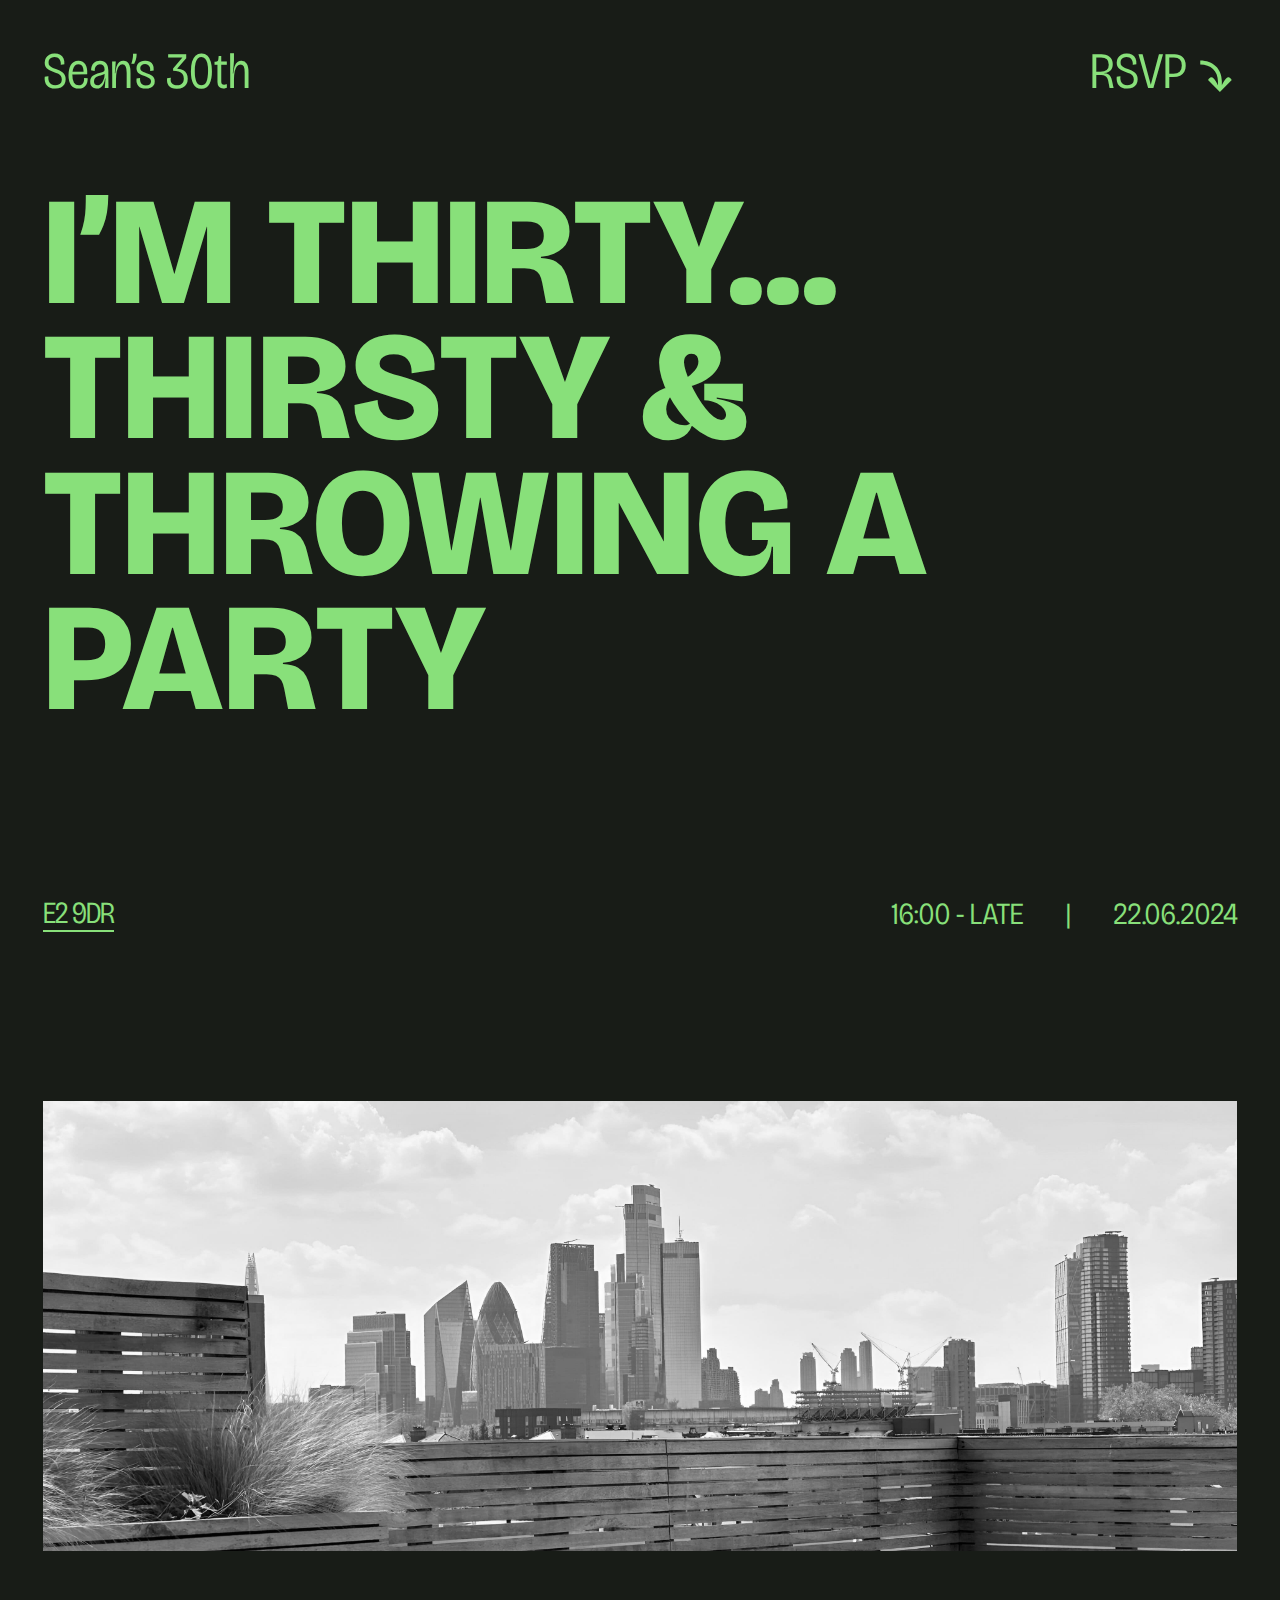
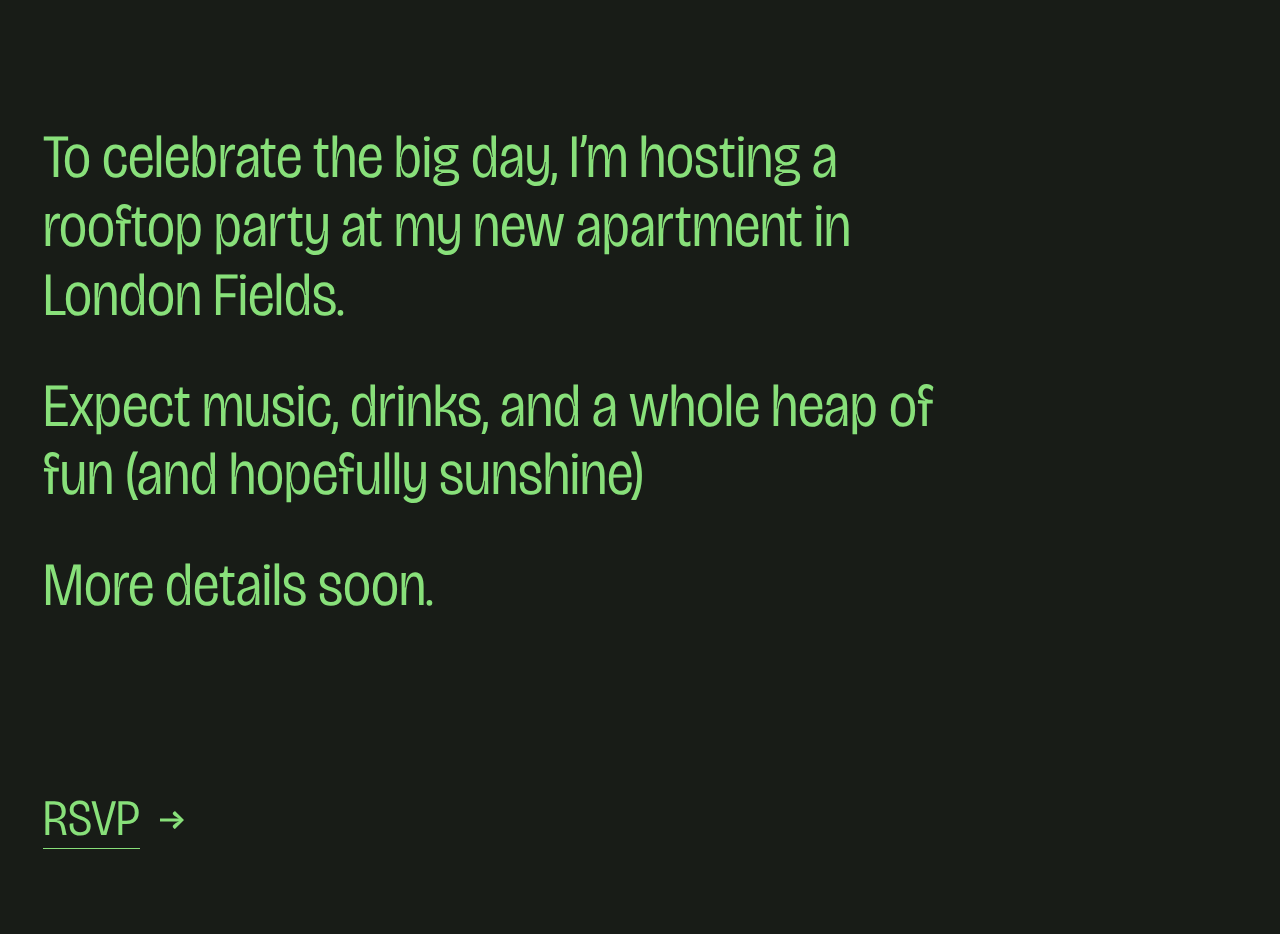
<file: thirty.html>
<!DOCTYPE html>
<html lang="en">
<head>
	<meta name="viewport" content="width=device-width, initial-scale=1, maximum-scale=1">
	<meta charset="utf-8">
  <meta http-equiv="x-ua-compatible" content="ie=edge">
  <title>Sean's 30th - 22nd June 2024, E2 9DR</title>
  <link rel="stylesheet" href="./reset.css">
  <link rel="stylesheet" href="./styles.css">
  <link rel="stylesheet" href="./thirty.css">
  <link rel="icon" href="./img/favicon.png" type="image/png" />
  <meta property="og:image" content="./img/og_thirty.jpg" />
  <link rel="preconnect" href="https://fonts.googleapis.com">
  <link rel="preconnect" href="https://fonts.gstatic.com" crossorigin>
  <link href="https://fonts.googleapis.com/css2?family=Bricolage+Grotesque:opsz,wdth,wght@12..96,75..100,200..800&display=swap" rel="stylesheet">
</head>
<body class="thirty">
  <div class="nav">
    <a href="#">Sean’s 30th</a>
    <div class="link">
      <a href="#rsvp">RSVP<img src="./img/down-arrow.svg"></a>
    </div>
  </div>
  <section class="intro">
    <h1>I’m thirty... Thirsty &amp; throwing a party</h1>
  </section>
  <div class="details">
    <a href="https://maps.app.goo.gl/dgPxVy73hfEXGZrK8" target="_blank"><h4>E2 9DR</h4></a>
    <div class="date">
      <h4>16:00 - LATE</h4>
      <h4>|</h4>
      <h4>22.06.2024</h4>
    </div>
  </div>
  <img class="rooftop" src="./img/rooftop_view.jpg" alt="The view from the roof">
  <section>
    <p>To celebrate the big day, I’m hosting a rooftop party at my new apartment in London Fields.</p>
    <p>Expect music, drinks, and a whole heap of fun (and hopefully sunshine)</p>
    <p>More details soon.</p>
  </section>
  
  <div class="footer" id="rsvp">
    <div class="link">
      <a href="https://chat.whatsapp.com/Gqq8blJ2Zs72BgCkV30cXE">RSVP</a>
      <img src="./img/right-arrow.svg">
    </div>
  </div>
</body>
</file>
<file: styles.css>
* {
  margin: 0;
  padding: 0;
  font-family: 'Bricolage Grotesque';
  font-style: normal;
  font-display: block;
  color: #88E07A;
  scroll-behavior: smooth;
  transition: all .5s cubic-bezier(0.77,0,0.18,1);
  -webkit-transition: all .5s cubic-bezier(0.77,0,0.18,1);
}

body {
  max-width: 100%;
  height: 100%;
  background-color: #181C17;
  margin: 3.33vw;
}

h1 {
  font-weight: 800;
  font-size: 16vw;
  font-size: clamp(48px, 12vw, 12vw);
  line-height: 88%;
  hanging-punctuation: first last;
  text-transform: uppercase;
}

p {
  font-weight: 300;
  font-stretch: 90%;
  font-size: clamp(32px, 4.8vw, 4.8vw);
  line-height: 112%;
  font-variation-settings: 'opsz' 96;
  max-width: 30ch;
}

a {
  font-stretch: 90%;
  font-variation-settings: 'opsz' 96;
  display: flex;
  align-items: center;
  text-decoration: none;
  cursor: pointer;
}

h2 {
  font-weight: 300;
  font-stretch: 90%;
  font-size: clamp(48px, 8vw, 8vw);
  line-height: 112%;
  font-variation-settings: 'opsz' 96;
  max-width: 30ch;
}

h4 {
  font-stretch: 90%;
  line-height: 112%;
  font-size: clamp(16px, 2.4vw, 2.4vw);
  font-weight: 300;
  letter-spacing: -1px;
  opacity: 0.4;
  padding-top: 6.6vw;
}

.italic {
  font-style: italic;
}

.bold {
  font-weight: bolder;
}

.nav, .footer {
  display: flex;
  align-items: center;
}

.nav, .footer {
  justify-content: space-between;
}

.nav a, .footer a {
  font-weight: 300;
  gap: 8px;
  font-size: clamp(32px, 4vw, 4vw);
  line-height: 112%;
}

.nav a img, .footer a img {
  width: clamp(24px, 3.3vw, 3.3vw) !important;
}

.nav .link, .footer .link{
  display: flex;
  align-items: center;
  display: flex;
}

.footer .link {
  gap: 16px;
}

.nav .link a {
  margin-left: 3.3vw;
}

.footer {
  padding: 3.3vw 0 13.2vw;
}

.footer a {
  border-bottom: 1.5px solid #88E07A;
}

.footer h4 {
  padding: 0;
}

.links a {
  font-weight: 500;
  font-size: clamp(48px, 6.4vw, 6.4vw);
  line-height: 90%;
  display: flex;
  align-items: start;
  cursor: pointer;
  padding: 0.5vw 1vw 0.5vw 0vw;
}

.links h4 {
  width: 100%;
}

.intro {
  position: relative;
  display: flex;
  margin: 6.66vw 0;
}

.hero-video video {
  border-radius: 1vw;
}

.memoji {
  width: 40%;
  position: absolute;
  bottom: 0;
  right: 0;
}

.links {
  display: flex;
  flex-wrap: wrap;
  max-width: 80vw;
  padding: 0 0 13.3vw 0;
}

.links a span {
  font-size: 2vw;
  line-height: 2vw;
  font-weight: 300;
}

.project a:hover {
  color: #fff;
  z-index: 10;
  position: relative;
}

.project a:hover span {
  color: #fff;
}

.project a:hover + .project-cover {
  opacity: 1;
  z-index: 9;
}

.project-cover {
  width: 100%;
  height: 100%;
  position: fixed;
  top: 0;
  left: 0;
  opacity: 0;
  pointer-events: none;
}

.project .project-image {
  height: calc(100% - 13.2vw);
  width: fit-content;
  padding: 6.6vw;
  position: relative;
  margin: 0 auto;
}

.project .project-image img {
  width: 100%;
  height: 100%;
  object-fit: contain;
}

.project-cover:hover img {
  opacity: 1;
}

.row {
  display: flex;
  gap: 48px;
}

.light-arrow {
  filter: brightness(2);
}

.dark-arrow {
  filter: brightness(0);
}

.project-title {
  position: absolute;
  top: 8vw;
  right: 8vw;
  background: #181C17;
  padding: 8px 24px;
  border-radius: 100px;
  width: fit-content;
  font-size: clamp(16px, 2.4vw, 2.4vw);
}

h2 img {
  scale: 2;
}


.somers .project-cover {
  background-color: hsl(335deg 100% 69% / 80%);
}

.season .project-cover {
  background-color: hsl(33deg 30% 69% / 80%);
}

.minimum .project-cover {
  background-color: hsl(21deg 34% 24% / 80%);
}

.shuffle .project-cover {
  background-color: hsl(52deg 84% 88% / 80%);
}

.fertifa .project-cover {
  background-color: hsl(266deg 86% 49% / 80%);
}

.quicknode .project-cover {
  background-color: hsl(194deg 100% 40% / 80%);
}

.quicknode .project-cover {
  background-color: hsla(20, 4%, 17%, 0.8);
}

.knoma .project-cover {
  background-color: hsl(270deg 100% 51% / 80%);
}

.florence .project-cover {
  background-color: hsl(257deg 100% 65% / 80%);
}

.steepclub .project-cover {
  background-color: hsl(281deg 27% 70% / 80%);
}

.builtopen .project-cover {
  background-color: hsl(329deg 99% 60% / 80%);
}

.forkbuddies .project-cover {
  background-color: hsl(245deg 100% 50% / 80%);
}
</file>
<file: projects.css>
.intro{
  top: 0;
  display: flex;
  flex-direction: column;
  justify-content: space-between;
}

.case-study {
  display: flex;
  flex-direction: column;
  gap: 3.3vw;
}

.case-study .intro {
  margin-top: -3.3vw;
}

.case-study .nav, .case-study .heading {
  padding: 3.3vw;
}

.case-study .nav a {
  color: #fff;
}

.case-study img {
  width: 100%;
}

.case-study .footer img {
  width: auto;
}

.project-fw {
  margin: 0 -3.3vw;
}

.stack, .stack-2 {
  display: flex;
  gap: 3.3vw;
}

.stack-2 {
  flex-direction: column;
}

.stack-2 div{
  width: 66%;
}

.stack-2 div:nth-child(2) {
  align-self: end;
}

.sixteen-nine {
  aspect-ratio: 16 / 9;
}

.nine-sixteen {
  aspect-ratio: 9 / 16;
}

.case-study .heading {
  height: 32vh;
  display: flex;
  flex-direction: column;
  justify-content: flex-end;
  gap: 0;
}

.case-study h1 {
  opacity: 1;
  text-transform: none;
  font-weight: 500;
  font-stretch: 85%;
  font-variation-settings: 'opsz' 96;
  color: #fff;
}

.case-study h4 {
  color: #fff;
  opacity: 0.64;
}

.project-description {
  font-size: clamp(16px, 2.4vw, 32px);
  font-variation-settings: 'opsz' 96;
  letter-spacing: -0.02em;
  color: #CDC9C6;
  font-stretch: 100%;
  font-weight: 200;
  max-width: 36ch;
}

.project-description + .project-description {
  margin-top: clamp(16px, 2.4vw, 32px);
}

/* Case Study Headers */

.case-study .footer {
  padding-bottom: 3.3vw;
}

.header.fertifa {
  background: url(./img/fertifa/image\ 1.png);
  background-size: cover;
}

.fertifa .heading {
  background: linear-gradient(180deg, rgba(110, 17, 232, 0) 0%, #6E11E8 100%);
}

.header.quicknode {
  background: url(./img/quicknode/image\ 1.png);
  background-size: cover;
}

.quicknode .heading {
  background: linear-gradient(180deg, rgba(0, 157, 207, 0) 0%, #009DCF 100%);
}

.header.steepclub {
  background: url(./img/steepclub/image\ 1.jpg);
  background-size: cover;
}

.steepclub .heading {
  background: linear-gradient(180deg, rgba(230, 42, 244, 0) 0%, #E62AF4 100%);
}

.header.builtopen {
  background: url(./img/builtopen/image\ 1.png);
  background-size: cover;
}

.builtopen .heading {
  background: linear-gradient(180deg, rgba(254, 51, 156, 0) 0%, #FE339C 100%);
}

.header.knoma {
  background: url(./img/knoma/image\ 1.jpg);
  background-size: cover;
}

.knoma .heading {
  background: linear-gradient(180deg, rgba(145, 0, 255, 0) 0%, #9100FF 100%);
}

.header.minimum {
  background: url(./img/minimum/image\ 1.jpg);
  background-size: cover;
}

.minimum .heading {
  background: linear-gradient(180deg, rgba(2, 2, 3, 0) 0%, #020203 100%);
}

.header.shuffle {
  background: url(./img/shuffle/13.jpg);
  background-size: cover;
}

.shuffle .heading {
  background: linear-gradient(180deg, rgba(64, 50, 58, 0) 0%, rgba(64, 50, 58, 1) 100%);
}

.video {
  width: 100%;
  height: auto;
}
</file>
<file: projects2.css>
.intro{
  top: 0;
  display: flex;
  flex-direction: column;
  justify-content: space-between;
}

.case-study {
  display: flex;
  flex-direction: column;
  gap: 3.3vw;
  margin: 0;
  background-color: #FBFAF9;
}

.case-study .nav {
  position: fixed;
  width: calc(100% - 6.6vw);
  display: grid;
  align-items: center;
  grid-template-columns: 1fr 1fr 1fr;
}

.case-study .header {
  display: flex;
  justify-content: center;
  align-items: center;
}

.case-study .nav, .case-study .heading {
  padding: 3.3vw;
}

.container-text {
  padding: 0 3.3vw;
  width: 93.4vw;
}

.case-study img {
  width: 100%;
}

.case-study .footer img {
  width: auto;
}

.footer a {
  border: none;
}

.stack, .stack-2 {
  display: flex;
  gap: 3.3vw;
  padding: 0 3.3vw;
}

.stack img, .stack-2 img {
  border-radius: 16px;
}

.stack-2 {
  flex-direction: column;
}

.stack-2 div{
  width: 66%;
}

.stack-2 div:nth-child(2) {
  align-self: end;
}

.sixteen-nine {
  aspect-ratio: 16 / 9;
}

.nine-sixteen {
  aspect-ratio: 9 / 16;
}

.inline {
  margin: 0 3.3vw;
}

.inline img, .inline video {
  border-radius: 16px;
}

.case-study .heading {
  height: 32vh;
  display: flex;
  flex-direction: column;
  justify-content: flex-end;
  gap: 0;
}

.case-study h1 {
  opacity: 1;
  text-transform: none;
  font-weight: 500;
  font-stretch: 85%;
  font-variation-settings: 'opsz' 96;
  font-size: clamp(24vw, 240px, 20px);
  text-align: center;
}

.header.dark h1, .nav.dark *, .footer.dark *, .next-project.dark *{
  color: #0B0B09;
}

.header.light h1, .nav.light *, .footer.light *, .next-project.light *{
  color: #FBFAF9;
}

.case-study h4 {
  color: #fff;
  opacity: 0.64;
}

.project-description {
  font-size: clamp(16px, 2.4vw, 32px);
  font-variation-settings: 'opsz' 96;
  letter-spacing: -0.02em;
  color: #6A635D;
  font-stretch: 100%;
  font-weight: 200;
  max-width: 36ch;
}

.project-description + .project-description, .small-heading + .project-description {
  margin-top: 16px;
}

.bold {
  font-weight: 500;
}

.nav-title {
  font-size: clamp(17px, 2vw, 23px);
  max-width: none;
  text-align: center;
}

.nav .link {
  justify-content: flex-end;
}

/* Case Study Headers */

.case-study .footer {
  padding: 3.3vw;
}

.header.fertifa {
  background: url(./img/fertifa/image\ 1.png);
  background-size: cover;
}

.fertifa .heading {
  background: linear-gradient(180deg, rgba(110, 17, 232, 0) 0%, #6E11E8 100%);
}

.header.quicknode {
  background: url(./img/quicknode/image\ 1.png);
  background-size: cover;
}

.quicknode .heading {
  background: linear-gradient(180deg, rgba(0, 157, 207, 0) 0%, #009DCF 100%);
}

.header.steepclub {
  background: url(./img/steepclub/image\ 1.jpg);
  background-size: cover;
}

.steepclub .heading {
  background: linear-gradient(180deg, rgba(230, 42, 244, 0) 0%, #E62AF4 100%);
}

.header.builtopen {
  background: url(./img/builtopen/image\ 1.png);
  background-size: cover;
}

.builtopen .heading {
  background: linear-gradient(180deg, rgba(254, 51, 156, 0) 0%, #FE339C 100%);
}

.header.knoma {
  background: url(./img/knoma/image\ 1.jpg);
  background-size: cover;
}

.header.minimum {
  background: url(./img/minimum/1.jpg);
  background-size: cover;
}

.minimum .heading {
  background: linear-gradient(180deg, rgba(2, 2, 3, 0) 0%, #020203 100%);
}

.header.shuffle {
  background: url(./img/shuffle/24.png) #FBFAF9 no-repeat;
  background-size: auto 560px;
  background-position: center center;
}

.header.minimum {
  background: url(./img/minimum/image\ 1.jpg) #FBFAF9 no-repeat cover;
  background-position: center center;
}

.video {
  width: 100%;
  height: auto;
}

/* Tags & Learnings */

.learning {
  display: flex;
  justify-content: space-between;
  align-items: center;
  margin: 0 3.3vw;
  padding: 16px;
  border-radius: 16px;
}

.learning.light {
  background-color: #fff;
}

.learning.green {
  background-color: #88E07A;
}

.small-heading {
  font-size: clamp(16px, 2.4vw, 23px);
  font-variation-settings: 'opsz' 96;
  letter-spacing: -0.02em;
  color: #6A635D;
  font-stretch: 100%;
  font-weight: 200;
  max-width: none;
}

.tags {
  display: flex;
  gap: 8px;
}

.learning.green .tags .tag{
  background-color: #76C16A;
  border: none;
}

.tags .tag.date {
 background-color: #DADBDA;
 border: none;
}

.tags .tag {
  font-weight: 700;
  font-size: 19px;
  line-height: 16px;
  text-transform: uppercase;
  color: #181C17;
  font-stretch: 90;
  font-variation-settings: 'opsz' 96;
  padding: 8px 12px;
  border: 1px solid #6A635D;
  height: fit-content;
  border-radius: 24px;
}

/* Next Project */

.next-project {
  display: grid;
  grid-template-columns: repeat(2, minmax(0, 1fr));
  padding: 3.3vw;
}

.next-project div {
  display: flex;
  flex-direction: column;
  justify-content: center;
  z-index: 1;
}

.next-project img {
  border-radius: 16px;
}

.next-project.knoma {
  background: #9100FF;
}

.next-project.shuffle {
  background: #FFEA01;
}

.next-project p {
  font-size: clamp(32px, 4vw, 4vw);
  line-height: 112%;
  color: #FBFAF9;
}

.next-project h2 {
  opacity: 1;
  text-transform: none;
  font-weight: 500;
  font-stretch: 85%;
  font-variation-settings: 'opsz' 96;
  color: #FBFAF9;
  font-size: clamp(16vw, 160px, 16px);
  line-height: 80%;
}
</file>
<file: thirty.css>
.thirty h1 {
  max-width: none;
  opacity: 1;
}

.thirty .footer {
  padding: 10vw 0 3.3vw;
}

.thirty .details {
  padding: 0 0 13.2vw 0;
}

.thirty .details a {
  border-bottom: 2px solid #88E07A;
}

h4 {
  opacity: 1;
}

.thirty .details {
  display: flex;
  justify-content: space-between;
  align-items: center;
}

.thirty .details .date {
  display: flex;
  gap: 3.3vw;
  flex-wrap: wrap;
}

.thirty p {
  padding-bottom: 3.3vw;
}

.rooftop {
  width: 100%;
  height: 50vh;
  object-fit: cover;
  padding-bottom: 13.2vw;
  filter: grayscale(1);
}
</file>
